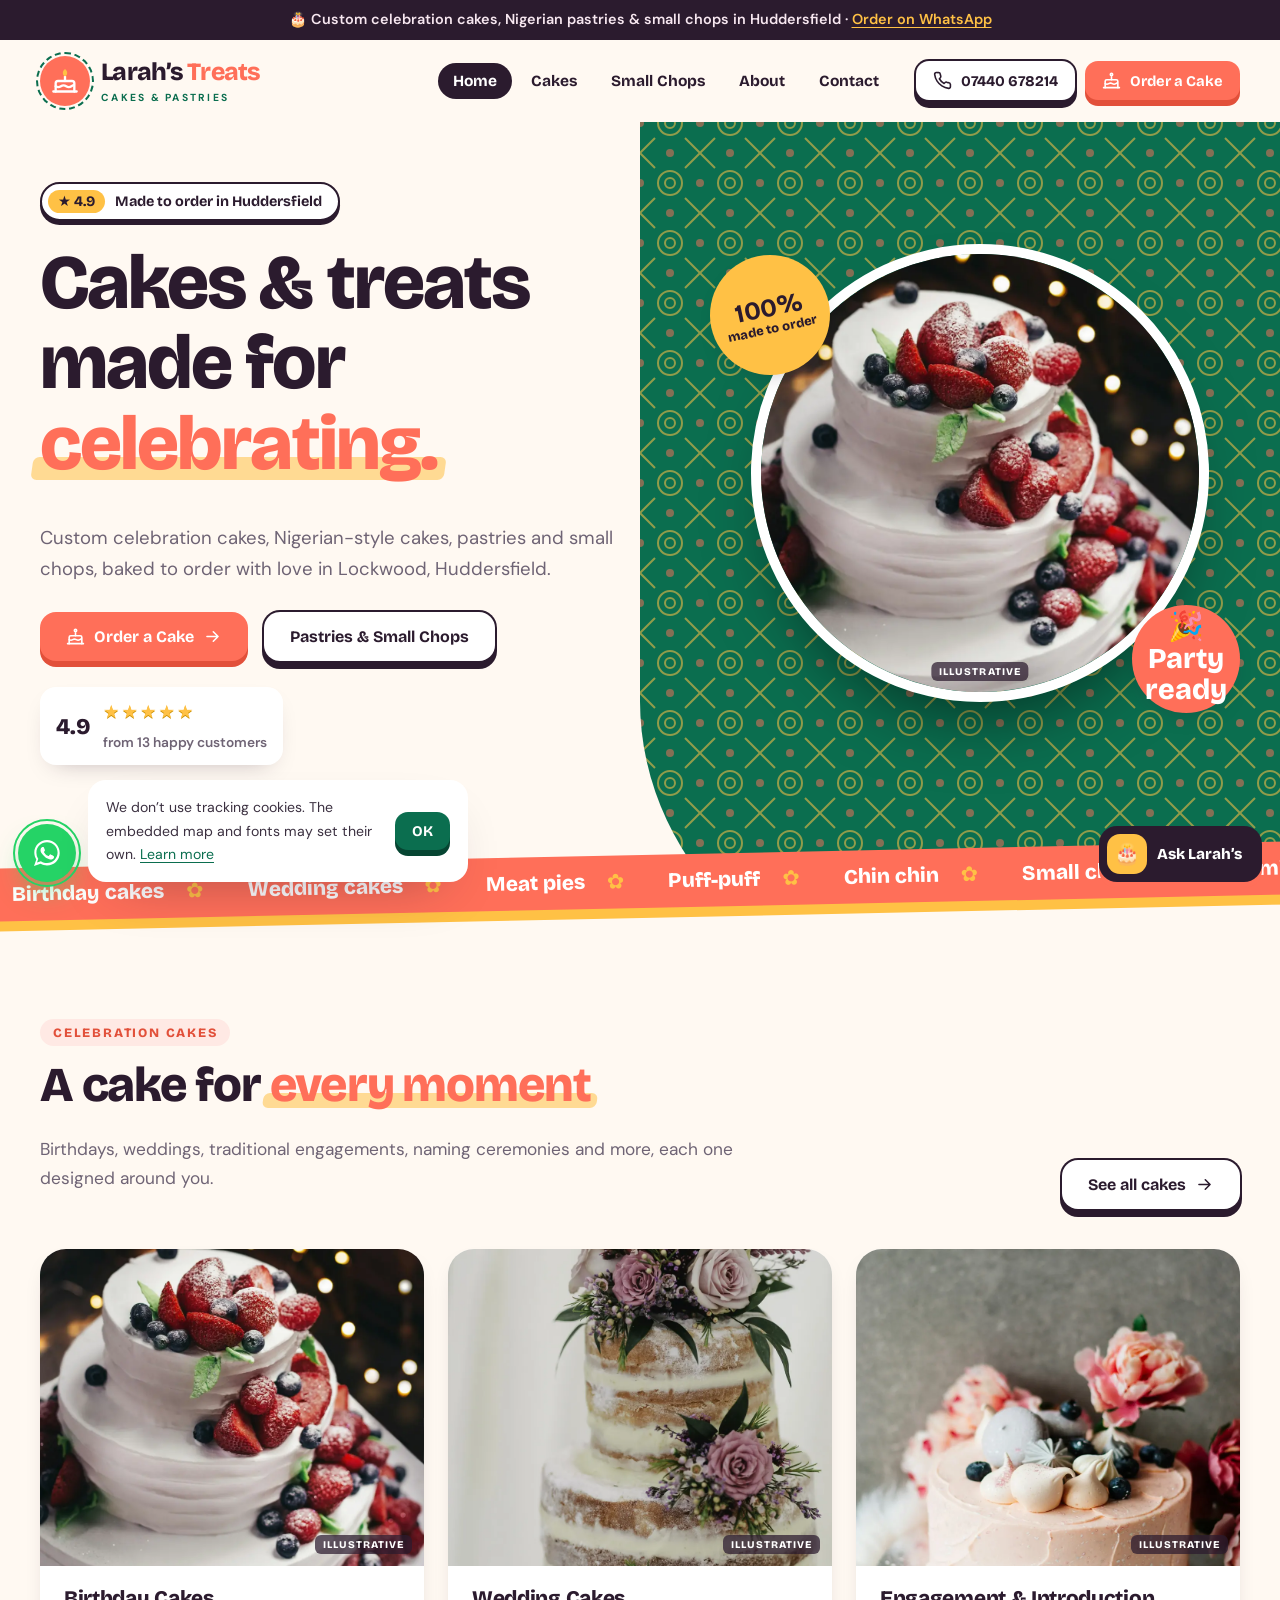
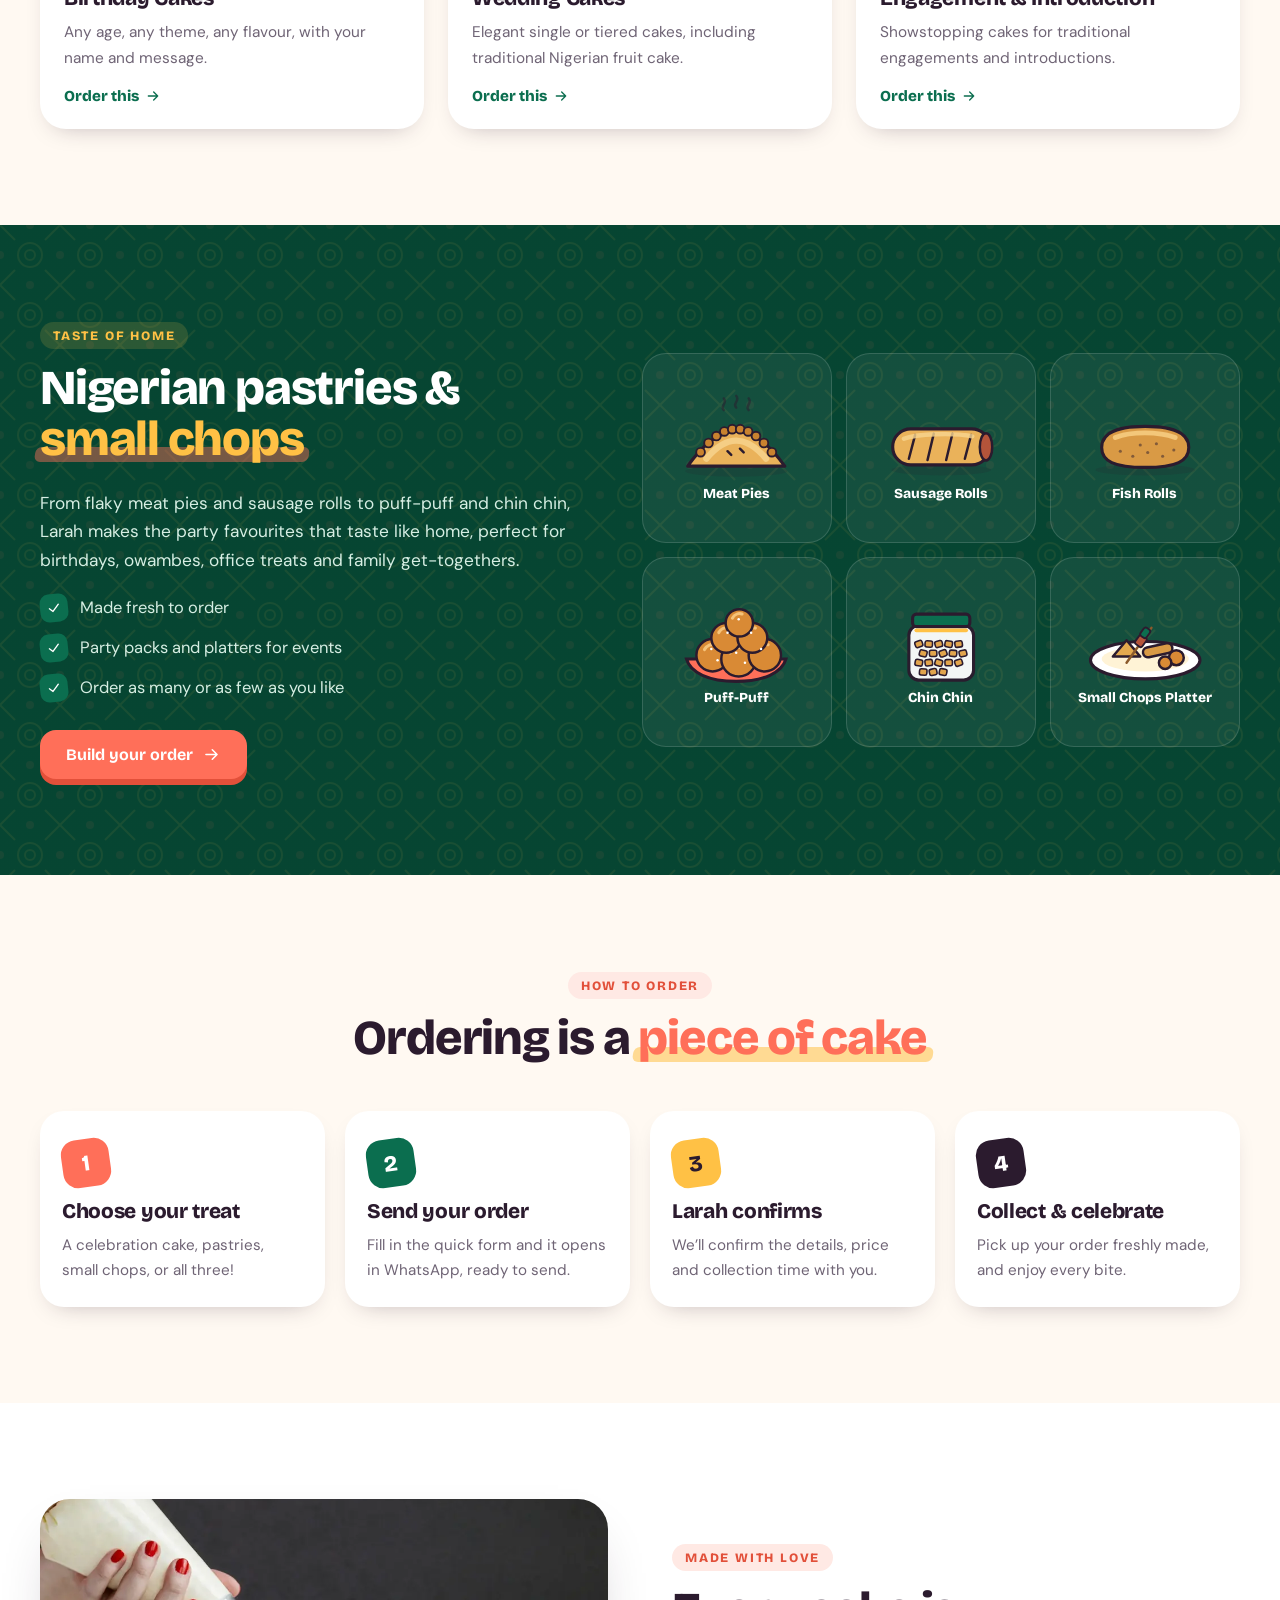
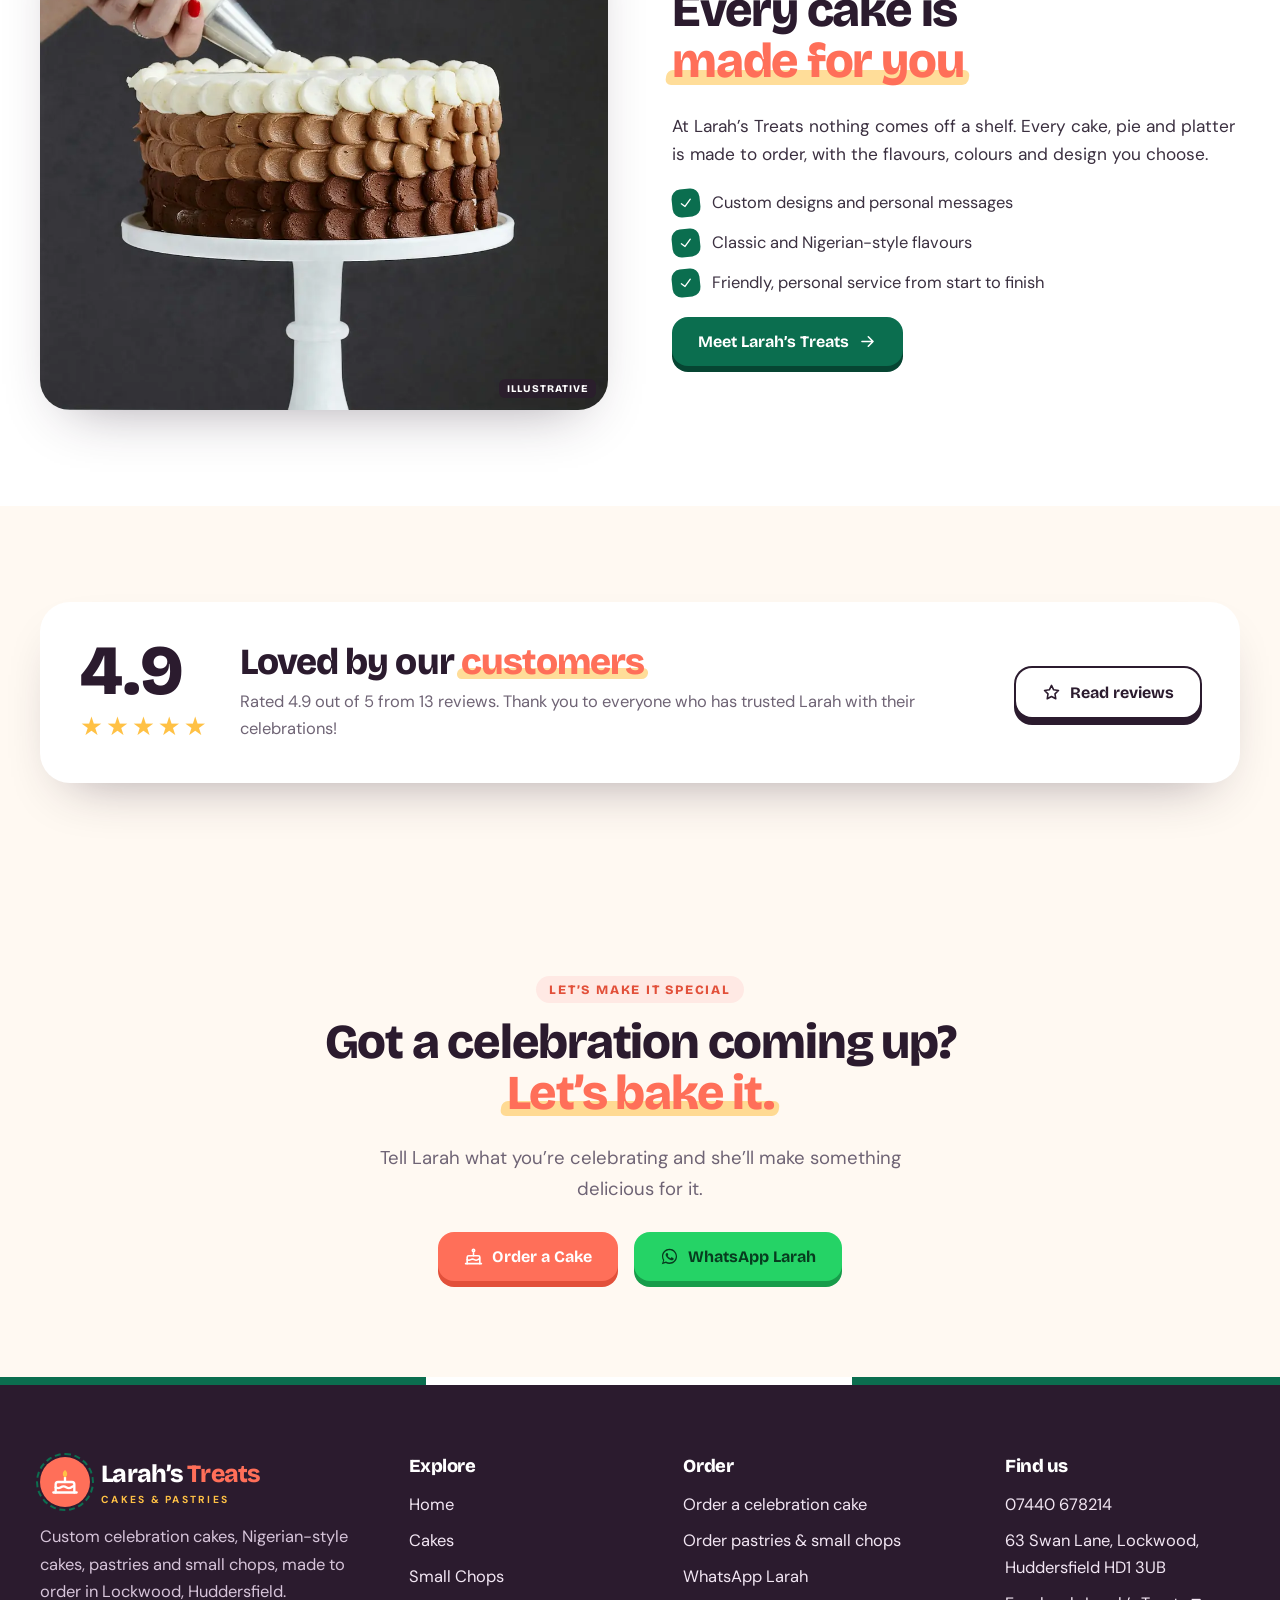
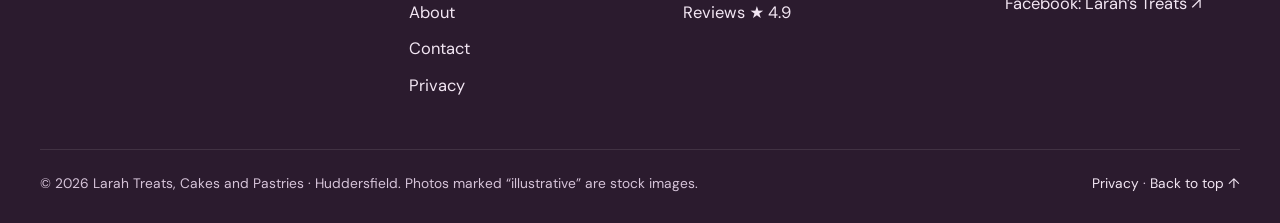
<file: larahs-treats-WEBSITE/index.html>
<!doctype html>
<html lang="en-GB" class="no-js">
<head>
<meta charset="utf-8">
<meta name="viewport" content="width=device-width, initial-scale=1, viewport-fit=cover">
<title>Larah’s Treats | Celebration Cakes, Nigerian Pastries &amp; Small Chops in Huddersfield</title>
<meta name="description" content="Custom celebration cakes, Nigerian-style cakes, meat pies, puff-puff, chin chin and small chops, made to order in Lockwood, Huddersfield. Rated 4.9★. Order on WhatsApp.">
<link rel="canonical" href="https://www.larahstreats.co.uk/">
<meta name="theme-color" content="#0b6e4f">
<meta property="og:type" content="website">
<meta property="og:site_name" content="Larah's Treats">
<meta property="og:title" content="Larah’s Treats | Celebration Cakes, Nigerian Pastries &amp; Small Chops in Huddersfield">
<meta property="og:description" content="Custom celebration cakes, Nigerian-style cakes, meat pies, puff-puff, chin chin and small chops, made to order in Lockwood, Huddersfield. Rated 4.9★. Order on WhatsApp.">
<meta property="og:url" content="https://www.larahstreats.co.uk/">
<meta property="og:image" content="https://www.larahstreats.co.uk/og-image.jpg">
<meta property="og:locale" content="en_GB">
<meta name="twitter:card" content="summary_large_image">
<link rel="icon" href="favicon.png" type="image/png">
<link rel="apple-touch-icon" href="favicon.png">
<link rel="manifest" href="site.webmanifest">
<link rel="preconnect" href="https://fonts.googleapis.com">
<link rel="preconnect" href="https://fonts.gstatic.com" crossorigin>
<link href="https://fonts.googleapis.com/css2?family=Bricolage+Grotesque:opsz,wght@12..96,600;12..96,700;12..96,800&family=DM+Sans:wght@400;500;600;700&display=swap" rel="stylesheet">
<link rel="stylesheet" href="styles.css">
<script type="application/ld+json">{"@context": "https://schema.org", "@type": "Bakery", "name": "Larah Treats, Cakes and Pastries", "alternateName": "Larah's Treats", "url": "https://www.larahstreats.co.uk", "telephone": "+447440678214", "image": "https://www.larahstreats.co.uk/og-image.jpg", "servesCuisine": ["Cakes", "Pastries", "Nigerian"], "address": {"@type": "PostalAddress", "streetAddress": "63 Swan Lane, Lockwood", "addressLocality": "Huddersfield", "postalCode": "HD1 3UB", "addressCountry": "GB"}, "aggregateRating": {"@type": "AggregateRating", "ratingValue": "4.9", "reviewCount": "13"}, "hasMap": "https://www.google.com/maps/search/?api=1&query=63%20Swan%20Lane%2C%20Lockwood%2C%20Huddersfield%20HD1%203UB", "sameAs": ["https://www.facebook.com/p/Larahs-Treats-61572871178761/"]}</script>
<script defer src="site-config.js"></script>
<script defer src="main.js"></script>
<script defer src="chatbot.js"></script>
</head>
<body>
<a class="skip" href="#main">Skip to content</a>
<div class="ribbon">🎂 Custom celebration cakes, Nigerian pastries &amp; small chops in Huddersfield · <a href="https://wa.me/447440678214?text=Hi%20Larah%21%20I%27d%20like%20to%20order%20" target="_blank" rel="noopener">Order on WhatsApp</a></div>
<header class="hdr">
  <div class="wrap hdr-in">
    <a class="logo" href="index.html" aria-label="Larah's Treats home"><span class="bd"><svg viewBox="0 0 24 24" fill="none" stroke="#fff" stroke-width="2" stroke-linecap="round" stroke-linejoin="round" aria-hidden="true"><path d="M4 21v-7a2 2 0 0 1 2-2h12a2 2 0 0 1 2 2v7"/><path d="M4 16.5c1.5 1 3 1 4.5 0s3-1 4.5 0 3 1 4.5 0 2-1 2-1M2 21h20M12 8v4"/><path d="M12 3c1.2 1.4 1.2 3-0 4-1.2-1-1.2-2.6 0-4z" fill="#ffc145" stroke="#ffc145"/></svg></span><span class="tx"><b>Larah’s <i>Treats</i></b><small>Cakes &amp; Pastries</small></span></a>
    <nav class="nav" id="nav" aria-label="Main"><ul><li><a href="index.html" aria-current="page">Home</a></li><li><a href="cakes.html">Cakes</a></li><li><a href="small-chops.html">Small Chops</a></li><li><a href="about.html">About</a></li><li><a href="contact.html">Contact</a></li>
      <li class="m-only"><a class="btn btn-coral btn-block" href="cakes.html#order"><svg viewBox="0 0 24 24" fill="none" stroke="currentColor" stroke-width="2" stroke-linecap="round" stroke-linejoin="round" aria-hidden="true"><path d="M4 21v-8a2 2 0 0 1 2-2h12a2 2 0 0 1 2 2v8"/><path d="M4 16c1.5 1 3 1 4.5 0s3-1 4.5 0 3 1 4.5 0 2-1 2-1M2 21h20M12 7v4M12 3a1.5 1.5 0 0 1 0 3 1.5 1.5 0 0 1 0-3z"/></svg> Order a Cake</a></li>
      <li class="m-only"><a class="btn btn-wa btn-block" href="https://wa.me/447440678214?text=Hi%20Larah%21%20" target="_blank" rel="noopener"><svg viewBox="0 0 32 32" aria-hidden="true"><path fill="currentColor" d="M16 3C9 3 3.3 8.6 3.3 15.6c0 2.5.7 4.9 2 7L3 29l6.6-2.2c2 1.1 4.2 1.7 6.4 1.7 7 0 12.7-5.6 12.7-12.6S23 3 16 3zm0 23.1c-2 0-4-.6-5.7-1.6l-.4-.2-3.9 1.3 1.3-3.8-.3-.4a10.4 10.4 0 0 1-1.6-5.6C5.4 9.9 10.1 5.3 16 5.3s10.6 4.6 10.6 10.3S21.9 26.1 16 26.1zm5.8-7.7c-.3-.2-1.9-.9-2.2-1-.3-.1-.5-.2-.7.2l-1 1.2c-.2.2-.4.2-.7.1-.3-.2-1.3-.5-2.5-1.5-.9-.8-1.5-1.8-1.7-2.1-.2-.3 0-.5.1-.6l.5-.6.3-.5c.1-.2 0-.4 0-.6l-1-2.4c-.3-.6-.5-.5-.7-.5h-.6c-.2 0-.6.1-.9.4-.3.3-1.2 1.1-1.2 2.7s1.2 3.2 1.4 3.4c.2.2 2.4 3.6 5.7 5 .8.3 1.4.5 1.9.7.8.2 1.5.2 2.1.1.6-.1 1.9-.8 2.2-1.5.3-.7.3-1.4.2-1.5-.1-.1-.3-.2-.6-.3z"/></svg> WhatsApp Larah</a></li></ul></nav>
    <div class="hdr-cta">
      <a class="btn btn-line btn-sm" href="tel:+447440678214"><svg viewBox="0 0 24 24" fill="none" stroke="currentColor" stroke-width="2" stroke-linecap="round" stroke-linejoin="round" aria-hidden="true"><path d="M22 16.9v3a2 2 0 0 1-2.2 2 19.8 19.8 0 0 1-8.6-3.1 19.5 19.5 0 0 1-6-6A19.8 19.8 0 0 1 2.1 4.2 2 2 0 0 1 4.1 2h3a2 2 0 0 1 2 1.7c.1.9.4 1.8.7 2.7a2 2 0 0 1-.5 2.1L8 9.8a16 16 0 0 0 6 6l1.3-1.3a2 2 0 0 1 2.1-.4c.9.3 1.8.6 2.7.7a2 2 0 0 1 1.7 2z"/></svg> 07440 678214</a>
      <a class="btn btn-coral btn-sm" href="cakes.html#order"><svg viewBox="0 0 24 24" fill="none" stroke="currentColor" stroke-width="2" stroke-linecap="round" stroke-linejoin="round" aria-hidden="true"><path d="M4 21v-8a2 2 0 0 1 2-2h12a2 2 0 0 1 2 2v8"/><path d="M4 16c1.5 1 3 1 4.5 0s3-1 4.5 0 3 1 4.5 0 2-1 2-1M2 21h20M12 7v4M12 3a1.5 1.5 0 0 1 0 3 1.5 1.5 0 0 1 0-3z"/></svg> Order a Cake</a>
      <button class="burger" aria-label="Open menu" aria-expanded="false" aria-controls="nav"><span></span><span></span><span></span></button>
    </div>
  </div>
</header>
<main id="main">

<section class="hero">
  <div class="wrap hero-in">
    <div class="load">
      <span class="hello"><b>★ 4.9</b> Made to order in Huddersfield</span>
      <h1>Cakes &amp; treats made for <span class="mark">celebrating.</span></h1>
      <p class="lead">Custom celebration cakes, Nigerian-style cakes, pastries and small chops, baked to order with love in Lockwood, Huddersfield.</p>
      <div class="btn-row"><a class="btn btn-coral" href="cakes.html#order"><svg viewBox="0 0 24 24" fill="none" stroke="currentColor" stroke-width="2" stroke-linecap="round" stroke-linejoin="round" aria-hidden="true"><path d="M4 21v-8a2 2 0 0 1 2-2h12a2 2 0 0 1 2 2v8"/><path d="M4 16c1.5 1 3 1 4.5 0s3-1 4.5 0 3 1 4.5 0 2-1 2-1M2 21h20M12 7v4M12 3a1.5 1.5 0 0 1 0 3 1.5 1.5 0 0 1 0-3z"/></svg> Order a Cake <svg class="arr" viewBox="0 0 24 24" fill="none" stroke="currentColor" stroke-width="2" stroke-linecap="round" stroke-linejoin="round" aria-hidden="true"><path d="M5 12h14M13 6l6 6-6 6"/></svg></a><a class="btn btn-line" href="small-chops.html">Pastries &amp; Small Chops</a></div>
      <a class="rating" href="https://www.google.com/search?q=Larah+Treats+Cakes+and+Pastries+Huddersfield+reviews" target="_blank" rel="noopener"><b>4.9</b><span><span class="st">★★★★★</span><br><small>from 13 happy customers</small></span></a>
    </div>
    <div class="cake-stage load">
      <div class="plate"><img src="celebration-cake.webp" alt="A celebration cake decorated with berries" width="1000" height="1000" fetchpriority="high"></div>
      <span class="lbl">Illustrative</span>
      <div class="s1"><span><b>100%</b>made to order</span></div>
      <div class="s2"><span><span>🎉</span>Party ready</span></div>
    </div>
  </div>
</section>
<div class="ticker" aria-hidden="true"><div class="track"><span>Birthday cakes</span><span>Wedding cakes</span><span>Meat pies</span><span>Puff-puff</span><span>Chin chin</span><span>Small chops</span><span>Naming ceremony cakes</span><span>Sausage rolls</span><span>Birthday cakes</span><span>Wedding cakes</span><span>Meat pies</span><span>Puff-puff</span><span>Chin chin</span><span>Small chops</span><span>Naming ceremony cakes</span><span>Sausage rolls</span></div></div>

<section class="sec" style="padding-top:110px">
  <div class="wrap">
    <div class="head-row rv"><div class="head"><span class="eyebrow">Celebration cakes</span><h2>A cake for <span class="mark">every moment</span></h2><p>Birthdays, weddings, traditional engagements, naming ceremonies and more, each one designed around you.</p></div><a class="btn btn-line" href="cakes.html">See all cakes <svg class="arr" viewBox="0 0 24 24" fill="none" stroke="currentColor" stroke-width="2" stroke-linecap="round" stroke-linejoin="round" aria-hidden="true"><path d="M5 12h14M13 6l6 6-6 6"/></svg></a></div>
    <div class="grid3"><a class="card rv d1" href="cakes.html?type=birthday#order"><div class="ph"><img src="celebration-cake.webp" alt="Birthday Cakes" loading="lazy"><span class="lbl">Illustrative</span></div><div class="bd"><h3>Birthday Cakes</h3><p>Any age, any theme, any flavour, with your name and message.</p><span class="go">Order this <svg viewBox="0 0 24 24" fill="none" stroke="currentColor" stroke-width="2" stroke-linecap="round" stroke-linejoin="round" aria-hidden="true"><path d="M5 12h14M13 6l6 6-6 6"/></svg></span></div></a><a class="card rv d2" href="cakes.html?type=wedding#order"><div class="ph"><img src="wedding-floral.webp" alt="Wedding Cakes" loading="lazy"><span class="lbl">Illustrative</span></div><div class="bd"><h3>Wedding Cakes</h3><p>Elegant single or tiered cakes, including traditional Nigerian fruit cake.</p><span class="go">Order this <svg viewBox="0 0 24 24" fill="none" stroke="currentColor" stroke-width="2" stroke-linecap="round" stroke-linejoin="round" aria-hidden="true"><path d="M5 12h14M13 6l6 6-6 6"/></svg></span></div></a><a class="card rv d3" href="cakes.html?type=traditional#order"><div class="ph"><img src="anniversary-floral.webp" alt="Engagement &amp; Introduction" loading="lazy"><span class="lbl">Illustrative</span></div><div class="bd"><h3>Engagement & Introduction</h3><p>Showstopping cakes for traditional engagements and introductions.</p><span class="go">Order this <svg viewBox="0 0 24 24" fill="none" stroke="currentColor" stroke-width="2" stroke-linecap="round" stroke-linejoin="round" aria-hidden="true"><path d="M5 12h14M13 6l6 6-6 6"/></svg></span></div></a></div>
  </div>
</section>

<section class="sec sec-green sec-pattern">
  <div class="wrap naija">
    <div class="rv"><span class="eyebrow">Taste of home</span><h2>Nigerian pastries &amp; <span class="mark">small chops</span></h2>
      <p style="font-size:1.08rem">From flaky meat pies and sausage rolls to puff-puff and chin chin, Larah makes the party favourites that taste like home, perfect for birthdays, owambes, office treats and family get-togethers.</p>
      <ul class="ticks"><li><i><svg viewBox="0 0 24 24" fill="none" stroke="currentColor" stroke-width="2" stroke-linecap="round" stroke-linejoin="round" aria-hidden="true"><path d="M5 12.5 10 17l9-10"/></svg></i><span>Made fresh to order</span></li><li><i><svg viewBox="0 0 24 24" fill="none" stroke="currentColor" stroke-width="2" stroke-linecap="round" stroke-linejoin="round" aria-hidden="true"><path d="M5 12.5 10 17l9-10"/></svg></i><span>Party packs and platters for events</span></li><li><i><svg viewBox="0 0 24 24" fill="none" stroke="currentColor" stroke-width="2" stroke-linecap="round" stroke-linejoin="round" aria-hidden="true"><path d="M5 12.5 10 17l9-10"/></svg></i><span>Order as many or as few as you like</span></li></ul>
      <div class="btn-row"><a class="btn btn-coral" href="small-chops.html#order">Build your order <svg class="arr" viewBox="0 0 24 24" fill="none" stroke="currentColor" stroke-width="2" stroke-linecap="round" stroke-linejoin="round" aria-hidden="true"><path d="M5 12h14M13 6l6 6-6 6"/></svg></a></div></div>
    <div class="chops"><div class="rv d1"><svg viewBox="0 0 200 140" role="img" aria-label="Illustration: Nigerian meat pie"><g class="steam" fill="none" stroke="#2b1b2e" stroke-width="4" stroke-linecap="round" opacity=".5"><path d="M80 26c-7-7 7-11 0-19"/><path d="M100 22c-7-7 7-11 0-19"/><path d="M120 26c-7-7 7-11 0-19"/></g><ellipse cx="100" cy="124" rx="82" ry="9" fill="#2b1b2e" opacity=".14"/><path d="M22 116 Q100 4 178 116 Z" fill="#eab25a" stroke="#2b1b2e" stroke-width="5" stroke-linejoin="round"/><path d="M52 104 Q100 46 148 104" fill="none" stroke="#f8d690" stroke-width="10" stroke-linecap="round" opacity=".8"/><circle cx="42.7" cy="93.5" r="7" fill="#c9822f" stroke="#2b1b2e" stroke-width="3"/><circle cx="55.5" cy="78.7" r="7" fill="#c9822f" stroke="#2b1b2e" stroke-width="3"/><circle cx="68.2" cy="67.6" r="7" fill="#c9822f" stroke="#2b1b2e" stroke-width="3"/><circle cx="80.9" cy="60.2" r="7" fill="#c9822f" stroke="#2b1b2e" stroke-width="3"/><circle cx="93.6" cy="56.5" r="7" fill="#c9822f" stroke="#2b1b2e" stroke-width="3"/><circle cx="106.4" cy="56.5" r="7" fill="#c9822f" stroke="#2b1b2e" stroke-width="3"/><circle cx="119.1" cy="60.2" r="7" fill="#c9822f" stroke="#2b1b2e" stroke-width="3"/><circle cx="131.8" cy="67.6" r="7" fill="#c9822f" stroke="#2b1b2e" stroke-width="3"/><circle cx="144.5" cy="78.7" r="7" fill="#c9822f" stroke="#2b1b2e" stroke-width="3"/><circle cx="157.3" cy="93.5" r="7" fill="#c9822f" stroke="#2b1b2e" stroke-width="3"/><path d="M86 92l6 6M106 88l6 6" stroke="#2b1b2e" stroke-width="4" stroke-linecap="round"/></svg><b>Meat Pies</b></div><div class="rv d2"><svg viewBox="0 0 200 140" role="img" aria-label="Illustration: Sausage roll"><ellipse cx="100" cy="122" rx="80" ry="9" fill="#2b1b2e" opacity=".14"/><rect x="22" y="56" width="156" height="58" rx="29" fill="#eab25a" stroke="#2b1b2e" stroke-width="5"/><ellipse cx="172" cy="85" rx="10" ry="22" fill="#b5543a" stroke="#2b1b2e" stroke-width="4"/><path d="M58 66l-10 38M88 64l-10 42M118 64l-10 42M148 66l-10 38" stroke="#2b1b2e" stroke-width="4" stroke-linecap="round"/><path d="M40 72c20-8 80-10 110-4" stroke="#f8d690" stroke-width="7" stroke-linecap="round" fill="none" opacity=".8"/></svg><b>Sausage Rolls</b></div><div class="rv d3"><svg viewBox="0 0 200 140" role="img" aria-label="Illustration: Fish roll"><ellipse cx="100" cy="122" rx="80" ry="9" fill="#2b1b2e" opacity=".14"/><path d="M30 86c0-22 20-34 70-34s70 12 70 34-20 32-70 32-70-10-70-32z" fill="#d99a45" stroke="#2b1b2e" stroke-width="5"/><path d="M52 70c25-10 70-10 96 0" stroke="#f3c77a" stroke-width="8" stroke-linecap="round" fill="none"/><circle cx="60" cy="92" r="2.5" fill="#2b1b2e" opacity=".5"/><circle cx="80" cy="100" r="2.5" fill="#2b1b2e" opacity=".5"/><circle cx="104" cy="94" r="2.5" fill="#2b1b2e" opacity=".5"/><circle cx="128" cy="100" r="2.5" fill="#2b1b2e" opacity=".5"/><circle cx="146" cy="90" r="2.5" fill="#2b1b2e" opacity=".5"/><circle cx="92" cy="82" r="2.5" fill="#2b1b2e" opacity=".5"/><circle cx="118" cy="80" r="2.5" fill="#2b1b2e" opacity=".5"/></svg><b>Fish Rolls</b></div><div class="rv d1"><svg viewBox="0 0 200 140" role="img" aria-label="Illustration: Puff-puff"><path d="M20 98h160c-6 22-36 36-80 36S26 120 20 98z" fill="#ff6f59" stroke="#2b1b2e" stroke-width="5"/><circle cx="62" cy="92" r="26" fill="#d98a35" stroke="#2b1b2e" stroke-width="4"/><path d="M49.0 82.9a15.6 15.6 0 0 1 18.2 -7.8" stroke="#f6c37a" stroke-width="5" fill="none" stroke-linecap="round"/><circle cx="104" cy="98" r="28" fill="#d98a35" stroke="#2b1b2e" stroke-width="4"/><path d="M90.0 88.2a16.8 16.8 0 0 1 19.599999999999998 -8.4" stroke="#f6c37a" stroke-width="5" fill="none" stroke-linecap="round"/><circle cx="146" cy="92" r="26" fill="#d98a35" stroke="#2b1b2e" stroke-width="4"/><path d="M133.0 82.9a15.6 15.6 0 0 1 18.2 -7.8" stroke="#f6c37a" stroke-width="5" fill="none" stroke-linecap="round"/><circle cx="84" cy="64" r="24" fill="#d98a35" stroke="#2b1b2e" stroke-width="4"/><path d="M72.0 55.6a14.399999999999999 14.399999999999999 0 0 1 16.799999999999997 -7.199999999999999" stroke="#f6c37a" stroke-width="5" fill="none" stroke-linecap="round"/><circle cx="126" cy="64" r="24" fill="#d98a35" stroke="#2b1b2e" stroke-width="4"/><path d="M114.0 55.6a14.399999999999999 14.399999999999999 0 0 1 16.799999999999997 -7.199999999999999" stroke="#f6c37a" stroke-width="5" fill="none" stroke-linecap="round"/><circle cx="105" cy="40" r="22" fill="#d98a35" stroke="#2b1b2e" stroke-width="4"/><path d="M94.0 32.3a13.2 13.2 0 0 1 15.399999999999999 -6.6" stroke="#f6c37a" stroke-width="5" fill="none" stroke-linecap="round"/><circle cx="60" cy="82" r="2" fill="#fff"/><circle cx="100" cy="88" r="2" fill="#fff"/><circle cx="140" cy="82" r="2" fill="#fff"/><circle cx="86" cy="56" r="2" fill="#fff"/><circle cx="124" cy="56" r="2" fill="#fff"/><circle cx="104" cy="34" r="2" fill="#fff"/><circle cx="70" cy="100" r="2" fill="#fff"/><circle cx="114" cy="104" r="2" fill="#fff"/></svg><b>Puff-Puff</b></div><div class="rv d2"><svg viewBox="0 0 200 140" role="img" aria-label="Illustration: Chin chin"><rect x="48" y="44" width="104" height="88" rx="16" fill="#fff" stroke="#2b1b2e" stroke-width="5" opacity=".95"/><rect x="54" y="26" width="92" height="20" rx="6" fill="#0b6e4f" stroke="#2b1b2e" stroke-width="5"/><rect x="58" y="69" width="12" height="10" rx="3" fill="#e2a54d" stroke="#2b1b2e" stroke-width="2.5" transform="rotate(-20 64 74)"/><rect x="74" y="69" width="12" height="10" rx="3" fill="#e2a54d" stroke="#2b1b2e" stroke-width="2.5" transform="rotate(3 80 74)"/><rect x="90" y="69" width="12" height="10" rx="3" fill="#e2a54d" stroke="#2b1b2e" stroke-width="2.5" transform="rotate(-14 96 74)"/><rect x="106" y="69" width="12" height="10" rx="3" fill="#e2a54d" stroke="#2b1b2e" stroke-width="2.5" transform="rotate(9 112 74)"/><rect x="122" y="69" width="12" height="10" rx="3" fill="#e2a54d" stroke="#2b1b2e" stroke-width="2.5" transform="rotate(-8 128 74)"/><rect x="65" y="84" width="12" height="10" rx="3" fill="#e2a54d" stroke="#2b1b2e" stroke-width="2.5" transform="rotate(15 71 89)"/><rect x="81" y="84" width="12" height="10" rx="3" fill="#e2a54d" stroke="#2b1b2e" stroke-width="2.5" transform="rotate(-2 87 89)"/><rect x="97" y="84" width="12" height="10" rx="3" fill="#e2a54d" stroke="#2b1b2e" stroke-width="2.5" transform="rotate(-19 103 89)"/><rect x="113" y="84" width="12" height="10" rx="3" fill="#e2a54d" stroke="#2b1b2e" stroke-width="2.5" transform="rotate(4 119 89)"/><rect x="129" y="84" width="12" height="10" rx="3" fill="#e2a54d" stroke="#2b1b2e" stroke-width="2.5" transform="rotate(-13 135 89)"/><rect x="58" y="99" width="12" height="10" rx="3" fill="#e2a54d" stroke="#2b1b2e" stroke-width="2.5" transform="rotate(10 64 104)"/><rect x="74" y="99" width="12" height="10" rx="3" fill="#e2a54d" stroke="#2b1b2e" stroke-width="2.5" transform="rotate(-7 80 104)"/><rect x="90" y="99" width="12" height="10" rx="3" fill="#e2a54d" stroke="#2b1b2e" stroke-width="2.5" transform="rotate(16 96 104)"/><rect x="106" y="99" width="12" height="10" rx="3" fill="#e2a54d" stroke="#2b1b2e" stroke-width="2.5" transform="rotate(-1 112 104)"/><rect x="122" y="99" width="12" height="10" rx="3" fill="#e2a54d" stroke="#2b1b2e" stroke-width="2.5" transform="rotate(-18 128 104)"/><rect x="65" y="114" width="12" height="10" rx="3" fill="#e2a54d" stroke="#2b1b2e" stroke-width="2.5" transform="rotate(5 71 119)"/><rect x="81" y="114" width="12" height="10" rx="3" fill="#e2a54d" stroke="#2b1b2e" stroke-width="2.5" transform="rotate(-12 87 119)"/><rect x="97" y="114" width="12" height="10" rx="3" fill="#e2a54d" stroke="#2b1b2e" stroke-width="2.5" transform="rotate(11 103 119)"/><path d="M60 52h80" stroke="#ffc145" stroke-width="6" stroke-linecap="round"/></svg><b>Chin Chin</b></div><div class="rv d3"><svg viewBox="0 0 200 140" role="img" aria-label="Illustration: Small chops platter"><ellipse cx="100" cy="100" rx="88" ry="30" fill="#fff" stroke="#2b1b2e" stroke-width="5"/><ellipse cx="100" cy="98" rx="70" ry="20" fill="#fff3d6"/><path d="M48 94l22-26 22 26z" fill="#e3a94e" stroke="#2b1b2e" stroke-width="4" stroke-linejoin="round"/><rect x="96" y="76" width="48" height="16" rx="8" fill="#d99a45" stroke="#2b1b2e" stroke-width="4" transform="rotate(-12 120 84)"/><circle cx="150" cy="96" r="12" fill="#d98a35" stroke="#2b1b2e" stroke-width="4"/><circle cx="132" cy="104" r="10" fill="#d98a35" stroke="#2b1b2e" stroke-width="4"/><path d="M70 104l40-56" stroke="#8b5a2b" stroke-width="4" stroke-linecap="round"/><rect x="84" y="62" width="18" height="14" rx="4" fill="#b5543a" stroke="#2b1b2e" stroke-width="3" transform="rotate(-54 93 69)"/><rect x="92" y="50" width="16" height="12" rx="4" fill="#0b6e4f" stroke="#2b1b2e" stroke-width="3" transform="rotate(-54 100 56)"/></svg><b>Small Chops Platter</b></div></div>
  </div>
</section>

<section class="sec">
  <div class="wrap">
    <div class="head center rv"><span class="eyebrow">How to order</span><h2>Ordering is a <span class="mark">piece of cake</span></h2></div>
    <div class="steps"><div class="step rv d1"><h3>Choose your treat</h3><p>A celebration cake, pastries, small chops, or all three!</p></div><div class="step rv d2"><h3>Send your order</h3><p>Fill in the quick form and it opens in WhatsApp, ready to send.</p></div><div class="step rv d3"><h3>Larah confirms</h3><p>We’ll confirm the details, price and collection time with you.</p></div><div class="step rv d4"><h3>Collect & celebrate</h3><p>Pick up your order freshly made, and enjoy every bite.</p></div></div>
  </div>
</section>

<section class="sec sec-white">
  <div class="wrap split">
    <div class="rv" style="position:relative"><div style="border-radius:30px;overflow:hidden;aspect-ratio:4/3.6;position:relative;box-shadow:var(--sh)"><img src="cake-decorating.webp" alt="" loading="lazy" style="width:100%;height:100%;object-fit:cover"><span class="lbl">Illustrative</span></div></div>
    <div class="rv d1"><span class="eyebrow">Made with love</span><h2>Every cake is <span class="mark">made for you</span></h2>
      <p style="font-size:1.08rem">At Larah’s Treats nothing comes off a shelf. Every cake, pie and platter is made to order, with the flavours, colours and design you choose.</p>
      <ul class="ticks"><li><i><svg viewBox="0 0 24 24" fill="none" stroke="currentColor" stroke-width="2" stroke-linecap="round" stroke-linejoin="round" aria-hidden="true"><path d="M5 12.5 10 17l9-10"/></svg></i><span>Custom designs and personal messages</span></li><li><i><svg viewBox="0 0 24 24" fill="none" stroke="currentColor" stroke-width="2" stroke-linecap="round" stroke-linejoin="round" aria-hidden="true"><path d="M5 12.5 10 17l9-10"/></svg></i><span>Classic and Nigerian-style flavours</span></li><li><i><svg viewBox="0 0 24 24" fill="none" stroke="currentColor" stroke-width="2" stroke-linecap="round" stroke-linejoin="round" aria-hidden="true"><path d="M5 12.5 10 17l9-10"/></svg></i><span>Friendly, personal service from start to finish</span></li></ul>
      <a class="btn" href="about.html">Meet Larah’s Treats <svg class="arr" viewBox="0 0 24 24" fill="none" stroke="currentColor" stroke-width="2" stroke-linecap="round" stroke-linejoin="round" aria-hidden="true"><path d="M5 12h14M13 6l6 6-6 6"/></svg></a></div>
  </div>
</section>

<section class="sec"><div class="wrap"><div class="rv-band rv">
    <div><div class="score">4.9</div><div class="st" aria-label="4.9 out of 5 stars">★★★★★</div></div>
    <div><h2 style="font-size:clamp(1.6rem,3vw,2.3rem);margin-bottom:6px">Loved by our <span class="mark">customers</span></h2><p style="color:var(--muted);margin:0">Rated 4.9 out of 5 from 13 reviews. Thank you to everyone who has trusted Larah with their celebrations!</p></div>
    <div class="btn-row" style="margin:0"><a class="btn btn-line" href="https://www.google.com/search?q=Larah+Treats+Cakes+and+Pastries+Huddersfield+reviews" target="_blank" rel="noopener"><svg viewBox="0 0 24 24" fill="none" stroke="currentColor" stroke-width="2" stroke-linecap="round" stroke-linejoin="round" aria-hidden="true"><path d="m12 3 2.7 5.6 6.1.9-4.4 4.3 1 6.1L12 17l-5.4 2.9 1-6.1L3.2 9.5l6.1-.9z"/></svg> Read reviews</a></div>
  </div></div></section>
<section class="sec final"><div class="wrap rv">
  <span class="eyebrow">Let’s make it special</span><h2>Got a celebration coming up? <span class="mark">Let’s bake it.</span></h2>
  <p class="lead" style="margin:0 auto">Tell Larah what you’re celebrating and she’ll make something delicious for it.</p>
  <div class="btn-row"><a class="btn btn-coral" href="cakes.html#order"><svg viewBox="0 0 24 24" fill="none" stroke="currentColor" stroke-width="2" stroke-linecap="round" stroke-linejoin="round" aria-hidden="true"><path d="M4 21v-8a2 2 0 0 1 2-2h12a2 2 0 0 1 2 2v8"/><path d="M4 16c1.5 1 3 1 4.5 0s3-1 4.5 0 3 1 4.5 0 2-1 2-1M2 21h20M12 7v4M12 3a1.5 1.5 0 0 1 0 3 1.5 1.5 0 0 1 0-3z"/></svg> Order a Cake</a><a class="btn btn-wa" href="https://wa.me/447440678214?text=Hi%20Larah%21%20" target="_blank" rel="noopener"><svg viewBox="0 0 32 32" aria-hidden="true"><path fill="currentColor" d="M16 3C9 3 3.3 8.6 3.3 15.6c0 2.5.7 4.9 2 7L3 29l6.6-2.2c2 1.1 4.2 1.7 6.4 1.7 7 0 12.7-5.6 12.7-12.6S23 3 16 3zm0 23.1c-2 0-4-.6-5.7-1.6l-.4-.2-3.9 1.3 1.3-3.8-.3-.4a10.4 10.4 0 0 1-1.6-5.6C5.4 9.9 10.1 5.3 16 5.3s10.6 4.6 10.6 10.3S21.9 26.1 16 26.1zm5.8-7.7c-.3-.2-1.9-.9-2.2-1-.3-.1-.5-.2-.7.2l-1 1.2c-.2.2-.4.2-.7.1-.3-.2-1.3-.5-2.5-1.5-.9-.8-1.5-1.8-1.7-2.1-.2-.3 0-.5.1-.6l.5-.6.3-.5c.1-.2 0-.4 0-.6l-1-2.4c-.3-.6-.5-.5-.7-.5h-.6c-.2 0-.6.1-.9.4-.3.3-1.2 1.1-1.2 2.7s1.2 3.2 1.4 3.4c.2.2 2.4 3.6 5.7 5 .8.3 1.4.5 1.9.7.8.2 1.5.2 2.1.1.6-.1 1.9-.8 2.2-1.5.3-.7.3-1.4.2-1.5-.1-.1-.3-.2-.6-.3z"/></svg> WhatsApp Larah</a></div>
</div></section>
</main>
<footer class="foot">
  <div class="wrap foot-grid">
    <div>
      <a class="logo" href="index.html" aria-label="Larah's Treats home"><span class="bd"><svg viewBox="0 0 24 24" fill="none" stroke="#fff" stroke-width="2" stroke-linecap="round" stroke-linejoin="round" aria-hidden="true"><path d="M4 21v-7a2 2 0 0 1 2-2h12a2 2 0 0 1 2 2v7"/><path d="M4 16.5c1.5 1 3 1 4.5 0s3-1 4.5 0 3 1 4.5 0 2-1 2-1M2 21h20M12 8v4"/><path d="M12 3c1.2 1.4 1.2 3-0 4-1.2-1-1.2-2.6 0-4z" fill="#ffc145" stroke="#ffc145"/></svg></span><span class="tx"><b>Larah’s <i>Treats</i></b><small style="color:var(--gold)">Cakes &amp; Pastries</small></span></a>
      <p>Custom celebration cakes, Nigerian-style cakes, pastries and small chops, made to order in Lockwood, Huddersfield.</p>
    </div>
    <div><h4>Explore</h4><ul><li><a href="index.html">Home</a></li><li><a href="cakes.html">Cakes</a></li><li><a href="small-chops.html">Small Chops</a></li><li><a href="about.html">About</a></li><li><a href="contact.html">Contact</a></li><li><a href="privacy.html">Privacy</a></li></ul></div>
    <div><h4>Order</h4><ul><li><a href="cakes.html#order">Order a celebration cake</a></li><li><a href="small-chops.html#order">Order pastries &amp; small chops</a></li><li><a href="https://wa.me/447440678214?text=Hi%20Larah%21%20" target="_blank" rel="noopener">WhatsApp Larah</a></li><li><a href="https://www.google.com/search?q=Larah+Treats+Cakes+and+Pastries+Huddersfield+reviews" target="_blank" rel="noopener">Reviews ★ 4.9</a></li></ul></div>
    <div><h4>Find us</h4><ul><li><a href="tel:+447440678214">07440 678214</a></li><li><a href="https://www.google.com/maps/search/?api=1&query=63%20Swan%20Lane%2C%20Lockwood%2C%20Huddersfield%20HD1%203UB" target="_blank" rel="noopener">63 Swan Lane, Lockwood, Huddersfield HD1 3UB</a></li><li><a href="https://www.facebook.com/p/Larahs-Treats-61572871178761/" target="_blank" rel="noopener">Facebook: Larah’s Treats ↗</a></li></ul></div>
  </div>
  <div class="wrap foot-bottom"><span>© <span data-year>2026</span> Larah Treats, Cakes and Pastries · Huddersfield. Photos marked “illustrative” are stock images.</span><span><a href="privacy.html">Privacy</a> · <a href="#main">Back to top ↑</a></span></div>
</footer>
<a class="wa-float" href="https://wa.me/447440678214?text=Hi%20Larah%21%20I%20have%20a%20question%20about%20" target="_blank" rel="noopener" aria-label="Chat with Larah's Treats on WhatsApp"><svg viewBox="0 0 32 32" aria-hidden="true"><path fill="currentColor" d="M16 3C9 3 3.3 8.6 3.3 15.6c0 2.5.7 4.9 2 7L3 29l6.6-2.2c2 1.1 4.2 1.7 6.4 1.7 7 0 12.7-5.6 12.7-12.6S23 3 16 3zm0 23.1c-2 0-4-.6-5.7-1.6l-.4-.2-3.9 1.3 1.3-3.8-.3-.4a10.4 10.4 0 0 1-1.6-5.6C5.4 9.9 10.1 5.3 16 5.3s10.6 4.6 10.6 10.3S21.9 26.1 16 26.1zm5.8-7.7c-.3-.2-1.9-.9-2.2-1-.3-.1-.5-.2-.7.2l-1 1.2c-.2.2-.4.2-.7.1-.3-.2-1.3-.5-2.5-1.5-.9-.8-1.5-1.8-1.7-2.1-.2-.3 0-.5.1-.6l.5-.6.3-.5c.1-.2 0-.4 0-.6l-1-2.4c-.3-.6-.5-.5-.7-.5h-.6c-.2 0-.6.1-.9.4-.3.3-1.2 1.1-1.2 2.7s1.2 3.2 1.4 3.4c.2.2 2.4 3.6 5.7 5 .8.3 1.4.5 1.9.7.8.2 1.5.2 2.1.1.6-.1 1.9-.8 2.2-1.5.3-.7.3-1.4.2-1.5-.1-.1-.3-.2-.6-.3z"/></svg></a>
<div class="mbar"><a class="btn btn-wa" href="https://wa.me/447440678214?text=Hi%20Larah%21%20" target="_blank" rel="noopener"><svg viewBox="0 0 32 32" aria-hidden="true"><path fill="currentColor" d="M16 3C9 3 3.3 8.6 3.3 15.6c0 2.5.7 4.9 2 7L3 29l6.6-2.2c2 1.1 4.2 1.7 6.4 1.7 7 0 12.7-5.6 12.7-12.6S23 3 16 3zm0 23.1c-2 0-4-.6-5.7-1.6l-.4-.2-3.9 1.3 1.3-3.8-.3-.4a10.4 10.4 0 0 1-1.6-5.6C5.4 9.9 10.1 5.3 16 5.3s10.6 4.6 10.6 10.3S21.9 26.1 16 26.1zm5.8-7.7c-.3-.2-1.9-.9-2.2-1-.3-.1-.5-.2-.7.2l-1 1.2c-.2.2-.4.2-.7.1-.3-.2-1.3-.5-2.5-1.5-.9-.8-1.5-1.8-1.7-2.1-.2-.3 0-.5.1-.6l.5-.6.3-.5c.1-.2 0-.4 0-.6l-1-2.4c-.3-.6-.5-.5-.7-.5h-.6c-.2 0-.6.1-.9.4-.3.3-1.2 1.1-1.2 2.7s1.2 3.2 1.4 3.4c.2.2 2.4 3.6 5.7 5 .8.3 1.4.5 1.9.7.8.2 1.5.2 2.1.1.6-.1 1.9-.8 2.2-1.5.3-.7.3-1.4.2-1.5-.1-.1-.3-.2-.6-.3z"/></svg> WhatsApp</a><a class="btn btn-coral" href="cakes.html#order"><svg viewBox="0 0 24 24" fill="none" stroke="currentColor" stroke-width="2" stroke-linecap="round" stroke-linejoin="round" aria-hidden="true"><path d="M4 21v-8a2 2 0 0 1 2-2h12a2 2 0 0 1 2 2v8"/><path d="M4 16c1.5 1 3 1 4.5 0s3-1 4.5 0 3 1 4.5 0 2-1 2-1M2 21h20M12 7v4M12 3a1.5 1.5 0 0 1 0 3 1.5 1.5 0 0 1 0-3z"/></svg> Order</a></div>
<div class="cookie" hidden><p>We don’t use tracking cookies. The embedded map and fonts may set their own. <a href="privacy.html">Learn more</a></p><button class="btn btn-sm" type="button">OK</button></div>
</body>
</html>
</file>
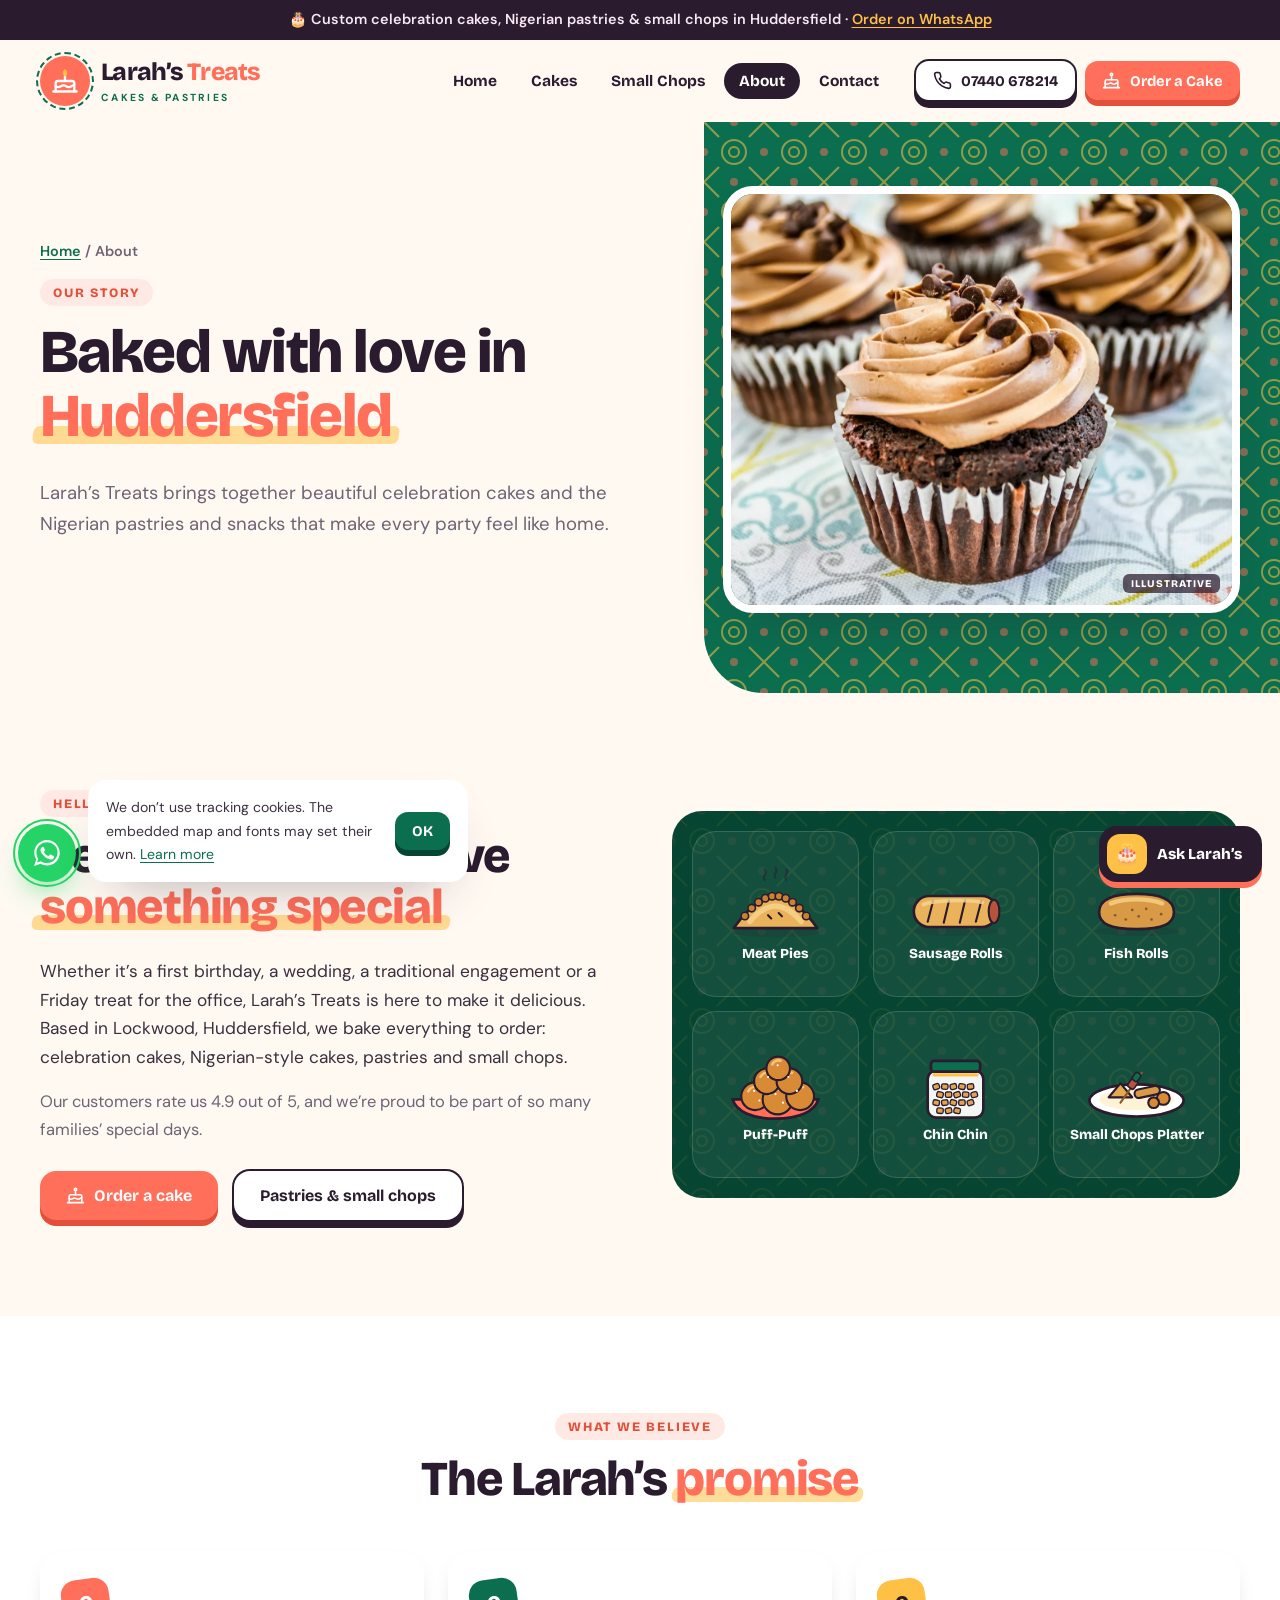
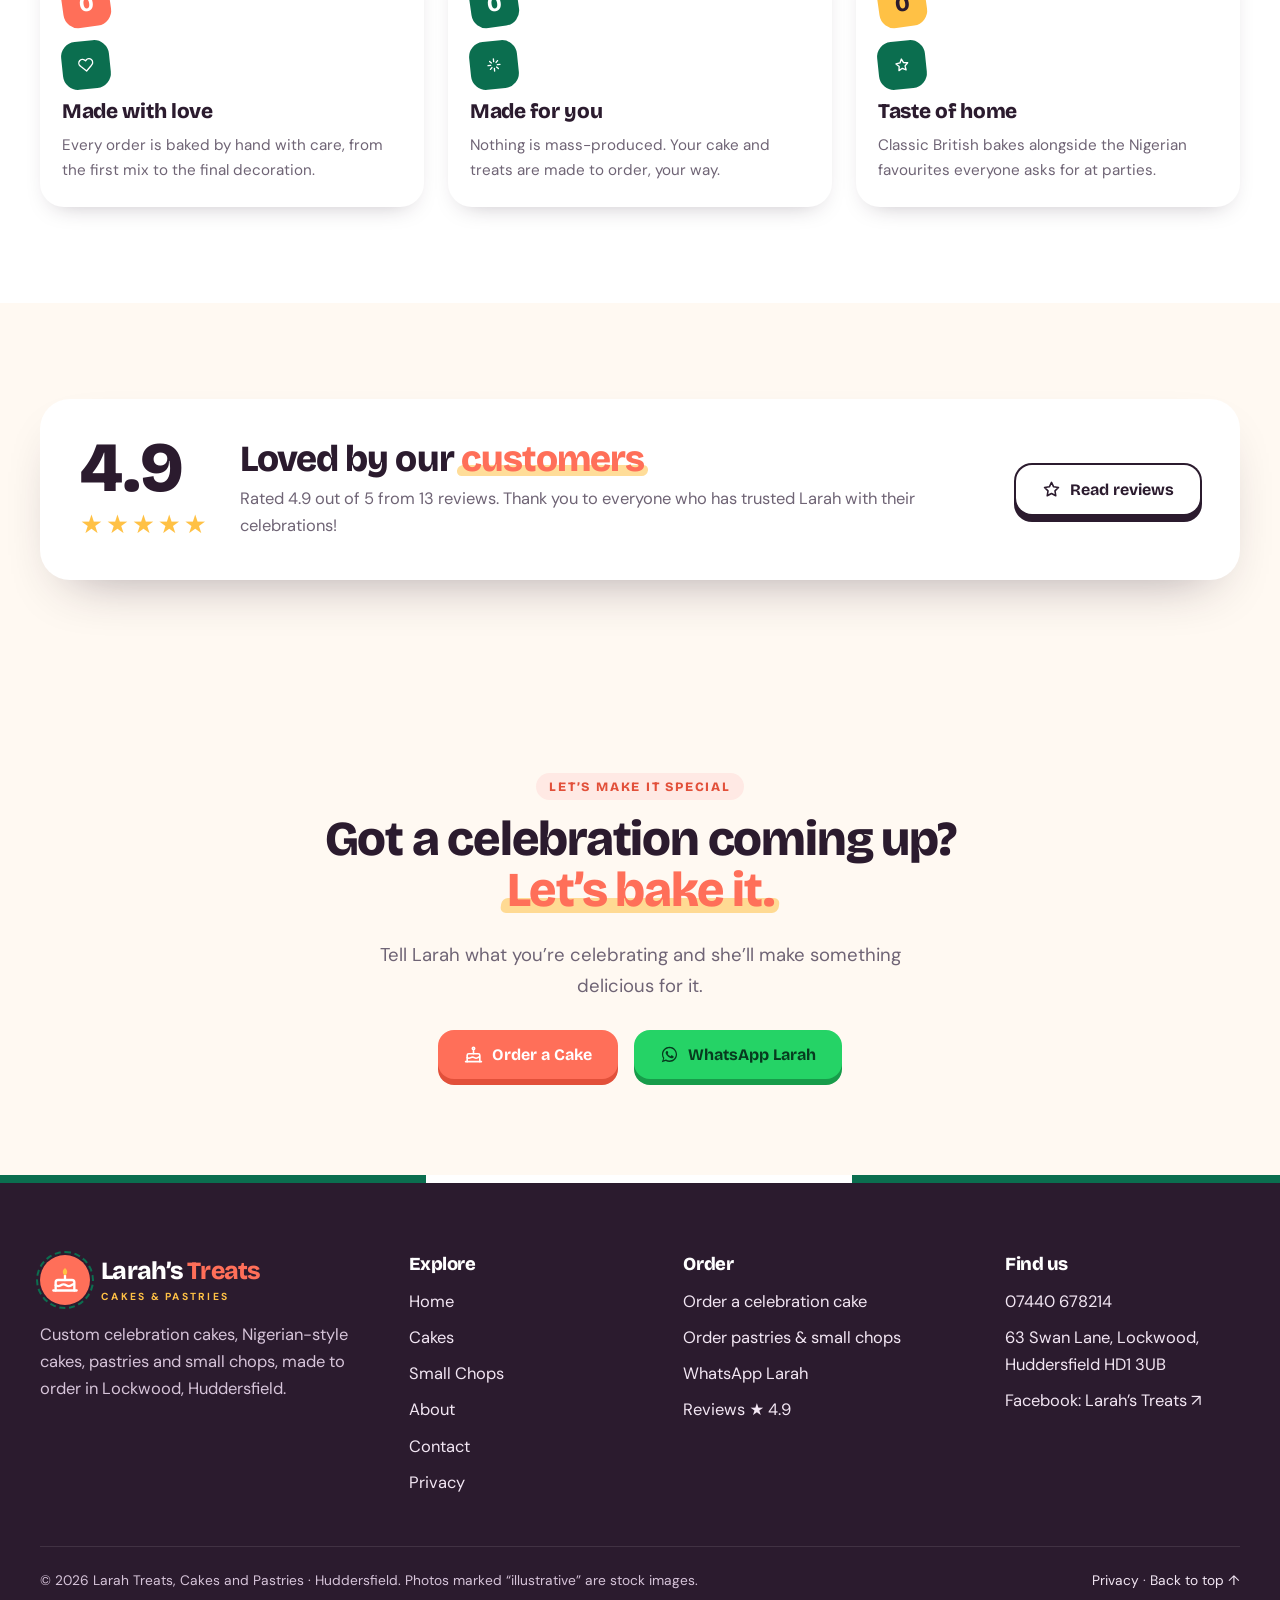
<file: larahs-treats-WEBSITE/about.html>
<!doctype html>
<html lang="en-GB" class="no-js">
<head>
<meta charset="utf-8">
<meta name="viewport" content="width=device-width, initial-scale=1, viewport-fit=cover">
<title>About Larah’s Treats | Cakes &amp; Nigerian Pastries in Lockwood, Huddersfield</title>
<meta name="description" content="Larah’s Treats bakes custom celebration cakes, Nigerian-style cakes, pastries and small chops to order in Lockwood, Huddersfield.">
<link rel="canonical" href="https://www.larahstreats.co.uk/about.html">
<meta name="theme-color" content="#0b6e4f">
<meta property="og:type" content="website">
<meta property="og:site_name" content="Larah's Treats">
<meta property="og:title" content="About Larah’s Treats | Cakes &amp; Nigerian Pastries in Lockwood, Huddersfield">
<meta property="og:description" content="Larah’s Treats bakes custom celebration cakes, Nigerian-style cakes, pastries and small chops to order in Lockwood, Huddersfield.">
<meta property="og:url" content="https://www.larahstreats.co.uk/about.html">
<meta property="og:image" content="https://www.larahstreats.co.uk/og-image.jpg">
<meta property="og:locale" content="en_GB">
<meta name="twitter:card" content="summary_large_image">
<link rel="icon" href="favicon.png" type="image/png">
<link rel="apple-touch-icon" href="favicon.png">
<link rel="manifest" href="site.webmanifest">
<link rel="preconnect" href="https://fonts.googleapis.com">
<link rel="preconnect" href="https://fonts.gstatic.com" crossorigin>
<link href="https://fonts.googleapis.com/css2?family=Bricolage+Grotesque:opsz,wght@12..96,600;12..96,700;12..96,800&family=DM+Sans:wght@400;500;600;700&display=swap" rel="stylesheet">
<link rel="stylesheet" href="styles.css">
<script type="application/ld+json">{"@context": "https://schema.org", "@type": "Bakery", "name": "Larah Treats, Cakes and Pastries", "alternateName": "Larah's Treats", "url": "https://www.larahstreats.co.uk", "telephone": "+447440678214", "image": "https://www.larahstreats.co.uk/og-image.jpg", "servesCuisine": ["Cakes", "Pastries", "Nigerian"], "address": {"@type": "PostalAddress", "streetAddress": "63 Swan Lane, Lockwood", "addressLocality": "Huddersfield", "postalCode": "HD1 3UB", "addressCountry": "GB"}, "aggregateRating": {"@type": "AggregateRating", "ratingValue": "4.9", "reviewCount": "13"}, "hasMap": "https://www.google.com/maps/search/?api=1&query=63%20Swan%20Lane%2C%20Lockwood%2C%20Huddersfield%20HD1%203UB", "sameAs": ["https://www.facebook.com/p/Larahs-Treats-61572871178761/"]}</script>
<script defer src="site-config.js"></script>
<script defer src="main.js"></script>
<script defer src="chatbot.js"></script>
</head>
<body>
<a class="skip" href="#main">Skip to content</a>
<div class="ribbon">🎂 Custom celebration cakes, Nigerian pastries &amp; small chops in Huddersfield · <a href="https://wa.me/447440678214?text=Hi%20Larah%21%20I%27d%20like%20to%20order%20" target="_blank" rel="noopener">Order on WhatsApp</a></div>
<header class="hdr">
  <div class="wrap hdr-in">
    <a class="logo" href="index.html" aria-label="Larah's Treats home"><span class="bd"><svg viewBox="0 0 24 24" fill="none" stroke="#fff" stroke-width="2" stroke-linecap="round" stroke-linejoin="round" aria-hidden="true"><path d="M4 21v-7a2 2 0 0 1 2-2h12a2 2 0 0 1 2 2v7"/><path d="M4 16.5c1.5 1 3 1 4.5 0s3-1 4.5 0 3 1 4.5 0 2-1 2-1M2 21h20M12 8v4"/><path d="M12 3c1.2 1.4 1.2 3-0 4-1.2-1-1.2-2.6 0-4z" fill="#ffc145" stroke="#ffc145"/></svg></span><span class="tx"><b>Larah’s <i>Treats</i></b><small>Cakes &amp; Pastries</small></span></a>
    <nav class="nav" id="nav" aria-label="Main"><ul><li><a href="index.html">Home</a></li><li><a href="cakes.html">Cakes</a></li><li><a href="small-chops.html">Small Chops</a></li><li><a href="about.html" aria-current="page">About</a></li><li><a href="contact.html">Contact</a></li>
      <li class="m-only"><a class="btn btn-coral btn-block" href="cakes.html#order"><svg viewBox="0 0 24 24" fill="none" stroke="currentColor" stroke-width="2" stroke-linecap="round" stroke-linejoin="round" aria-hidden="true"><path d="M4 21v-8a2 2 0 0 1 2-2h12a2 2 0 0 1 2 2v8"/><path d="M4 16c1.5 1 3 1 4.5 0s3-1 4.5 0 3 1 4.5 0 2-1 2-1M2 21h20M12 7v4M12 3a1.5 1.5 0 0 1 0 3 1.5 1.5 0 0 1 0-3z"/></svg> Order a Cake</a></li>
      <li class="m-only"><a class="btn btn-wa btn-block" href="https://wa.me/447440678214?text=Hi%20Larah%21%20" target="_blank" rel="noopener"><svg viewBox="0 0 32 32" aria-hidden="true"><path fill="currentColor" d="M16 3C9 3 3.3 8.6 3.3 15.6c0 2.5.7 4.9 2 7L3 29l6.6-2.2c2 1.1 4.2 1.7 6.4 1.7 7 0 12.7-5.6 12.7-12.6S23 3 16 3zm0 23.1c-2 0-4-.6-5.7-1.6l-.4-.2-3.9 1.3 1.3-3.8-.3-.4a10.4 10.4 0 0 1-1.6-5.6C5.4 9.9 10.1 5.3 16 5.3s10.6 4.6 10.6 10.3S21.9 26.1 16 26.1zm5.8-7.7c-.3-.2-1.9-.9-2.2-1-.3-.1-.5-.2-.7.2l-1 1.2c-.2.2-.4.2-.7.1-.3-.2-1.3-.5-2.5-1.5-.9-.8-1.5-1.8-1.7-2.1-.2-.3 0-.5.1-.6l.5-.6.3-.5c.1-.2 0-.4 0-.6l-1-2.4c-.3-.6-.5-.5-.7-.5h-.6c-.2 0-.6.1-.9.4-.3.3-1.2 1.1-1.2 2.7s1.2 3.2 1.4 3.4c.2.2 2.4 3.6 5.7 5 .8.3 1.4.5 1.9.7.8.2 1.5.2 2.1.1.6-.1 1.9-.8 2.2-1.5.3-.7.3-1.4.2-1.5-.1-.1-.3-.2-.6-.3z"/></svg> WhatsApp Larah</a></li></ul></nav>
    <div class="hdr-cta">
      <a class="btn btn-line btn-sm" href="tel:+447440678214"><svg viewBox="0 0 24 24" fill="none" stroke="currentColor" stroke-width="2" stroke-linecap="round" stroke-linejoin="round" aria-hidden="true"><path d="M22 16.9v3a2 2 0 0 1-2.2 2 19.8 19.8 0 0 1-8.6-3.1 19.5 19.5 0 0 1-6-6A19.8 19.8 0 0 1 2.1 4.2 2 2 0 0 1 4.1 2h3a2 2 0 0 1 2 1.7c.1.9.4 1.8.7 2.7a2 2 0 0 1-.5 2.1L8 9.8a16 16 0 0 0 6 6l1.3-1.3a2 2 0 0 1 2.1-.4c.9.3 1.8.6 2.7.7a2 2 0 0 1 1.7 2z"/></svg> 07440 678214</a>
      <a class="btn btn-coral btn-sm" href="cakes.html#order"><svg viewBox="0 0 24 24" fill="none" stroke="currentColor" stroke-width="2" stroke-linecap="round" stroke-linejoin="round" aria-hidden="true"><path d="M4 21v-8a2 2 0 0 1 2-2h12a2 2 0 0 1 2 2v8"/><path d="M4 16c1.5 1 3 1 4.5 0s3-1 4.5 0 3 1 4.5 0 2-1 2-1M2 21h20M12 7v4M12 3a1.5 1.5 0 0 1 0 3 1.5 1.5 0 0 1 0-3z"/></svg> Order a Cake</a>
      <button class="burger" aria-label="Open menu" aria-expanded="false" aria-controls="nav"><span></span><span></span><span></span></button>
    </div>
  </div>
</header>
<main id="main">
<section class="phero"><div class="wrap phero-in">
  <div class="load"><div class="crumbs"><a href="index.html">Home</a> / About</div><span class="eyebrow">Our story</span><h1>Baked with love in <span class="mark">Huddersfield</span></h1>
    <p class="lead">Larah’s Treats brings together beautiful celebration cakes and the Nigerian pastries and snacks that make every party feel like home.</p></div>
  <div class="pic load"><img src="cupcakes-choc.webp" alt="" width="1000" height="1000"><span class="lbl">Illustrative</span></div>
</div></section>
<section class="sec">
  <div class="wrap split">
    <div class="rv"><span class="eyebrow">Hello from Larah’s</span><h2>Celebrations deserve <span class="mark">something special</span></h2>
      <p style="font-size:1.08rem">Whether it’s a first birthday, a wedding, a traditional engagement or a Friday treat for the office, Larah’s Treats is here to make it delicious. Based in Lockwood, Huddersfield, we bake everything to order: celebration cakes, Nigerian-style cakes, pastries and small chops.</p>
      <p style="color:var(--muted)">Our customers rate us 4.9 out of 5, and we’re proud to be part of so many families’ special days.</p>
      <div class="btn-row"><a class="btn btn-coral" href="cakes.html#order"><svg viewBox="0 0 24 24" fill="none" stroke="currentColor" stroke-width="2" stroke-linecap="round" stroke-linejoin="round" aria-hidden="true"><path d="M4 21v-8a2 2 0 0 1 2-2h12a2 2 0 0 1 2 2v8"/><path d="M4 16c1.5 1 3 1 4.5 0s3-1 4.5 0 3 1 4.5 0 2-1 2-1M2 21h20M12 7v4M12 3a1.5 1.5 0 0 1 0 3 1.5 1.5 0 0 1 0-3z"/></svg> Order a cake</a><a class="btn btn-line" href="small-chops.html">Pastries &amp; small chops</a></div></div>
    <div class="chops rv d1" style="background:linear-gradient(rgba(6,69,50,.86),rgba(6,69,50,.86)),var(--ankara),var(--green-d);padding:20px;border-radius:30px"><div><svg viewBox="0 0 200 140" role="img" aria-label="Illustration: Nigerian meat pie"><g class="steam" fill="none" stroke="#2b1b2e" stroke-width="4" stroke-linecap="round" opacity=".5"><path d="M80 26c-7-7 7-11 0-19"/><path d="M100 22c-7-7 7-11 0-19"/><path d="M120 26c-7-7 7-11 0-19"/></g><ellipse cx="100" cy="124" rx="82" ry="9" fill="#2b1b2e" opacity=".14"/><path d="M22 116 Q100 4 178 116 Z" fill="#eab25a" stroke="#2b1b2e" stroke-width="5" stroke-linejoin="round"/><path d="M52 104 Q100 46 148 104" fill="none" stroke="#f8d690" stroke-width="10" stroke-linecap="round" opacity=".8"/><circle cx="42.7" cy="93.5" r="7" fill="#c9822f" stroke="#2b1b2e" stroke-width="3"/><circle cx="55.5" cy="78.7" r="7" fill="#c9822f" stroke="#2b1b2e" stroke-width="3"/><circle cx="68.2" cy="67.6" r="7" fill="#c9822f" stroke="#2b1b2e" stroke-width="3"/><circle cx="80.9" cy="60.2" r="7" fill="#c9822f" stroke="#2b1b2e" stroke-width="3"/><circle cx="93.6" cy="56.5" r="7" fill="#c9822f" stroke="#2b1b2e" stroke-width="3"/><circle cx="106.4" cy="56.5" r="7" fill="#c9822f" stroke="#2b1b2e" stroke-width="3"/><circle cx="119.1" cy="60.2" r="7" fill="#c9822f" stroke="#2b1b2e" stroke-width="3"/><circle cx="131.8" cy="67.6" r="7" fill="#c9822f" stroke="#2b1b2e" stroke-width="3"/><circle cx="144.5" cy="78.7" r="7" fill="#c9822f" stroke="#2b1b2e" stroke-width="3"/><circle cx="157.3" cy="93.5" r="7" fill="#c9822f" stroke="#2b1b2e" stroke-width="3"/><path d="M86 92l6 6M106 88l6 6" stroke="#2b1b2e" stroke-width="4" stroke-linecap="round"/></svg><b>Meat Pies</b></div><div><svg viewBox="0 0 200 140" role="img" aria-label="Illustration: Sausage roll"><ellipse cx="100" cy="122" rx="80" ry="9" fill="#2b1b2e" opacity=".14"/><rect x="22" y="56" width="156" height="58" rx="29" fill="#eab25a" stroke="#2b1b2e" stroke-width="5"/><ellipse cx="172" cy="85" rx="10" ry="22" fill="#b5543a" stroke="#2b1b2e" stroke-width="4"/><path d="M58 66l-10 38M88 64l-10 42M118 64l-10 42M148 66l-10 38" stroke="#2b1b2e" stroke-width="4" stroke-linecap="round"/><path d="M40 72c20-8 80-10 110-4" stroke="#f8d690" stroke-width="7" stroke-linecap="round" fill="none" opacity=".8"/></svg><b>Sausage Rolls</b></div><div><svg viewBox="0 0 200 140" role="img" aria-label="Illustration: Fish roll"><ellipse cx="100" cy="122" rx="80" ry="9" fill="#2b1b2e" opacity=".14"/><path d="M30 86c0-22 20-34 70-34s70 12 70 34-20 32-70 32-70-10-70-32z" fill="#d99a45" stroke="#2b1b2e" stroke-width="5"/><path d="M52 70c25-10 70-10 96 0" stroke="#f3c77a" stroke-width="8" stroke-linecap="round" fill="none"/><circle cx="60" cy="92" r="2.5" fill="#2b1b2e" opacity=".5"/><circle cx="80" cy="100" r="2.5" fill="#2b1b2e" opacity=".5"/><circle cx="104" cy="94" r="2.5" fill="#2b1b2e" opacity=".5"/><circle cx="128" cy="100" r="2.5" fill="#2b1b2e" opacity=".5"/><circle cx="146" cy="90" r="2.5" fill="#2b1b2e" opacity=".5"/><circle cx="92" cy="82" r="2.5" fill="#2b1b2e" opacity=".5"/><circle cx="118" cy="80" r="2.5" fill="#2b1b2e" opacity=".5"/></svg><b>Fish Rolls</b></div><div><svg viewBox="0 0 200 140" role="img" aria-label="Illustration: Puff-puff"><path d="M20 98h160c-6 22-36 36-80 36S26 120 20 98z" fill="#ff6f59" stroke="#2b1b2e" stroke-width="5"/><circle cx="62" cy="92" r="26" fill="#d98a35" stroke="#2b1b2e" stroke-width="4"/><path d="M49.0 82.9a15.6 15.6 0 0 1 18.2 -7.8" stroke="#f6c37a" stroke-width="5" fill="none" stroke-linecap="round"/><circle cx="104" cy="98" r="28" fill="#d98a35" stroke="#2b1b2e" stroke-width="4"/><path d="M90.0 88.2a16.8 16.8 0 0 1 19.599999999999998 -8.4" stroke="#f6c37a" stroke-width="5" fill="none" stroke-linecap="round"/><circle cx="146" cy="92" r="26" fill="#d98a35" stroke="#2b1b2e" stroke-width="4"/><path d="M133.0 82.9a15.6 15.6 0 0 1 18.2 -7.8" stroke="#f6c37a" stroke-width="5" fill="none" stroke-linecap="round"/><circle cx="84" cy="64" r="24" fill="#d98a35" stroke="#2b1b2e" stroke-width="4"/><path d="M72.0 55.6a14.399999999999999 14.399999999999999 0 0 1 16.799999999999997 -7.199999999999999" stroke="#f6c37a" stroke-width="5" fill="none" stroke-linecap="round"/><circle cx="126" cy="64" r="24" fill="#d98a35" stroke="#2b1b2e" stroke-width="4"/><path d="M114.0 55.6a14.399999999999999 14.399999999999999 0 0 1 16.799999999999997 -7.199999999999999" stroke="#f6c37a" stroke-width="5" fill="none" stroke-linecap="round"/><circle cx="105" cy="40" r="22" fill="#d98a35" stroke="#2b1b2e" stroke-width="4"/><path d="M94.0 32.3a13.2 13.2 0 0 1 15.399999999999999 -6.6" stroke="#f6c37a" stroke-width="5" fill="none" stroke-linecap="round"/><circle cx="60" cy="82" r="2" fill="#fff"/><circle cx="100" cy="88" r="2" fill="#fff"/><circle cx="140" cy="82" r="2" fill="#fff"/><circle cx="86" cy="56" r="2" fill="#fff"/><circle cx="124" cy="56" r="2" fill="#fff"/><circle cx="104" cy="34" r="2" fill="#fff"/><circle cx="70" cy="100" r="2" fill="#fff"/><circle cx="114" cy="104" r="2" fill="#fff"/></svg><b>Puff-Puff</b></div><div><svg viewBox="0 0 200 140" role="img" aria-label="Illustration: Chin chin"><rect x="48" y="44" width="104" height="88" rx="16" fill="#fff" stroke="#2b1b2e" stroke-width="5" opacity=".95"/><rect x="54" y="26" width="92" height="20" rx="6" fill="#0b6e4f" stroke="#2b1b2e" stroke-width="5"/><rect x="58" y="69" width="12" height="10" rx="3" fill="#e2a54d" stroke="#2b1b2e" stroke-width="2.5" transform="rotate(-20 64 74)"/><rect x="74" y="69" width="12" height="10" rx="3" fill="#e2a54d" stroke="#2b1b2e" stroke-width="2.5" transform="rotate(3 80 74)"/><rect x="90" y="69" width="12" height="10" rx="3" fill="#e2a54d" stroke="#2b1b2e" stroke-width="2.5" transform="rotate(-14 96 74)"/><rect x="106" y="69" width="12" height="10" rx="3" fill="#e2a54d" stroke="#2b1b2e" stroke-width="2.5" transform="rotate(9 112 74)"/><rect x="122" y="69" width="12" height="10" rx="3" fill="#e2a54d" stroke="#2b1b2e" stroke-width="2.5" transform="rotate(-8 128 74)"/><rect x="65" y="84" width="12" height="10" rx="3" fill="#e2a54d" stroke="#2b1b2e" stroke-width="2.5" transform="rotate(15 71 89)"/><rect x="81" y="84" width="12" height="10" rx="3" fill="#e2a54d" stroke="#2b1b2e" stroke-width="2.5" transform="rotate(-2 87 89)"/><rect x="97" y="84" width="12" height="10" rx="3" fill="#e2a54d" stroke="#2b1b2e" stroke-width="2.5" transform="rotate(-19 103 89)"/><rect x="113" y="84" width="12" height="10" rx="3" fill="#e2a54d" stroke="#2b1b2e" stroke-width="2.5" transform="rotate(4 119 89)"/><rect x="129" y="84" width="12" height="10" rx="3" fill="#e2a54d" stroke="#2b1b2e" stroke-width="2.5" transform="rotate(-13 135 89)"/><rect x="58" y="99" width="12" height="10" rx="3" fill="#e2a54d" stroke="#2b1b2e" stroke-width="2.5" transform="rotate(10 64 104)"/><rect x="74" y="99" width="12" height="10" rx="3" fill="#e2a54d" stroke="#2b1b2e" stroke-width="2.5" transform="rotate(-7 80 104)"/><rect x="90" y="99" width="12" height="10" rx="3" fill="#e2a54d" stroke="#2b1b2e" stroke-width="2.5" transform="rotate(16 96 104)"/><rect x="106" y="99" width="12" height="10" rx="3" fill="#e2a54d" stroke="#2b1b2e" stroke-width="2.5" transform="rotate(-1 112 104)"/><rect x="122" y="99" width="12" height="10" rx="3" fill="#e2a54d" stroke="#2b1b2e" stroke-width="2.5" transform="rotate(-18 128 104)"/><rect x="65" y="114" width="12" height="10" rx="3" fill="#e2a54d" stroke="#2b1b2e" stroke-width="2.5" transform="rotate(5 71 119)"/><rect x="81" y="114" width="12" height="10" rx="3" fill="#e2a54d" stroke="#2b1b2e" stroke-width="2.5" transform="rotate(-12 87 119)"/><rect x="97" y="114" width="12" height="10" rx="3" fill="#e2a54d" stroke="#2b1b2e" stroke-width="2.5" transform="rotate(11 103 119)"/><path d="M60 52h80" stroke="#ffc145" stroke-width="6" stroke-linecap="round"/></svg><b>Chin Chin</b></div><div><svg viewBox="0 0 200 140" role="img" aria-label="Illustration: Small chops platter"><ellipse cx="100" cy="100" rx="88" ry="30" fill="#fff" stroke="#2b1b2e" stroke-width="5"/><ellipse cx="100" cy="98" rx="70" ry="20" fill="#fff3d6"/><path d="M48 94l22-26 22 26z" fill="#e3a94e" stroke="#2b1b2e" stroke-width="4" stroke-linejoin="round"/><rect x="96" y="76" width="48" height="16" rx="8" fill="#d99a45" stroke="#2b1b2e" stroke-width="4" transform="rotate(-12 120 84)"/><circle cx="150" cy="96" r="12" fill="#d98a35" stroke="#2b1b2e" stroke-width="4"/><circle cx="132" cy="104" r="10" fill="#d98a35" stroke="#2b1b2e" stroke-width="4"/><path d="M70 104l40-56" stroke="#8b5a2b" stroke-width="4" stroke-linecap="round"/><rect x="84" y="62" width="18" height="14" rx="4" fill="#b5543a" stroke="#2b1b2e" stroke-width="3" transform="rotate(-54 93 69)"/><rect x="92" y="50" width="16" height="12" rx="4" fill="#0b6e4f" stroke="#2b1b2e" stroke-width="3" transform="rotate(-54 100 56)"/></svg><b>Small Chops Platter</b></div></div>
  </div>
</section>
<section class="sec sec-white"><div class="wrap"><div class="head center rv"><span class="eyebrow">What we believe</span><h2>The Larah’s <span class="mark">promise</span></h2></div>
  <div class="grid3"><div class="step rv d1" style="counter-increment:none"><div class="ticks" style="margin:0 0 12px"><i style="width:48px;height:48px;border-radius:15px"><svg viewBox="0 0 24 24" fill="none" stroke="currentColor" stroke-width="2" stroke-linecap="round" stroke-linejoin="round" aria-hidden="true"><path d="M20.8 4.6a5.5 5.5 0 0 0-7.8 0L12 5.7l-1-1.1a5.5 5.5 0 0 0-7.8 7.8l1 1.1L12 21l7.8-7.5 1-1.1a5.5 5.5 0 0 0 0-7.8z"/></svg></i></div><h3>Made with love</h3><p>Every order is baked by hand with care, from the first mix to the final decoration.</p></div><div class="step rv d2" style="counter-increment:none"><div class="ticks" style="margin:0 0 12px"><i style="width:48px;height:48px;border-radius:15px"><svg viewBox="0 0 24 24" fill="none" stroke="currentColor" stroke-width="2" stroke-linecap="round" stroke-linejoin="round" aria-hidden="true"><path d="M12 3v4M12 17v4M3 12h4M17 12h4M6 6l2.5 2.5M15.5 15.5 18 18M6 18l2.5-2.5M15.5 8.5 18 6"/></svg></i></div><h3>Made for you</h3><p>Nothing is mass-produced. Your cake and treats are made to order, your way.</p></div><div class="step rv d3" style="counter-increment:none"><div class="ticks" style="margin:0 0 12px"><i style="width:48px;height:48px;border-radius:15px"><svg viewBox="0 0 24 24" fill="none" stroke="currentColor" stroke-width="2" stroke-linecap="round" stroke-linejoin="round" aria-hidden="true"><path d="m12 3 2.7 5.6 6.1.9-4.4 4.3 1 6.1L12 17l-5.4 2.9 1-6.1L3.2 9.5l6.1-.9z"/></svg></i></div><h3>Taste of home</h3><p>Classic British bakes alongside the Nigerian favourites everyone asks for at parties.</p></div></div></div></section>
<section class="sec"><div class="wrap"><div class="rv-band rv">
    <div><div class="score">4.9</div><div class="st" aria-label="4.9 out of 5 stars">★★★★★</div></div>
    <div><h2 style="font-size:clamp(1.6rem,3vw,2.3rem);margin-bottom:6px">Loved by our <span class="mark">customers</span></h2><p style="color:var(--muted);margin:0">Rated 4.9 out of 5 from 13 reviews. Thank you to everyone who has trusted Larah with their celebrations!</p></div>
    <div class="btn-row" style="margin:0"><a class="btn btn-line" href="https://www.google.com/search?q=Larah+Treats+Cakes+and+Pastries+Huddersfield+reviews" target="_blank" rel="noopener"><svg viewBox="0 0 24 24" fill="none" stroke="currentColor" stroke-width="2" stroke-linecap="round" stroke-linejoin="round" aria-hidden="true"><path d="m12 3 2.7 5.6 6.1.9-4.4 4.3 1 6.1L12 17l-5.4 2.9 1-6.1L3.2 9.5l6.1-.9z"/></svg> Read reviews</a></div>
  </div></div></section>
<section class="sec final"><div class="wrap rv">
  <span class="eyebrow">Let’s make it special</span><h2>Got a celebration coming up? <span class="mark">Let’s bake it.</span></h2>
  <p class="lead" style="margin:0 auto">Tell Larah what you’re celebrating and she’ll make something delicious for it.</p>
  <div class="btn-row"><a class="btn btn-coral" href="cakes.html#order"><svg viewBox="0 0 24 24" fill="none" stroke="currentColor" stroke-width="2" stroke-linecap="round" stroke-linejoin="round" aria-hidden="true"><path d="M4 21v-8a2 2 0 0 1 2-2h12a2 2 0 0 1 2 2v8"/><path d="M4 16c1.5 1 3 1 4.5 0s3-1 4.5 0 3 1 4.5 0 2-1 2-1M2 21h20M12 7v4M12 3a1.5 1.5 0 0 1 0 3 1.5 1.5 0 0 1 0-3z"/></svg> Order a Cake</a><a class="btn btn-wa" href="https://wa.me/447440678214?text=Hi%20Larah%21%20" target="_blank" rel="noopener"><svg viewBox="0 0 32 32" aria-hidden="true"><path fill="currentColor" d="M16 3C9 3 3.3 8.6 3.3 15.6c0 2.5.7 4.9 2 7L3 29l6.6-2.2c2 1.1 4.2 1.7 6.4 1.7 7 0 12.7-5.6 12.7-12.6S23 3 16 3zm0 23.1c-2 0-4-.6-5.7-1.6l-.4-.2-3.9 1.3 1.3-3.8-.3-.4a10.4 10.4 0 0 1-1.6-5.6C5.4 9.9 10.1 5.3 16 5.3s10.6 4.6 10.6 10.3S21.9 26.1 16 26.1zm5.8-7.7c-.3-.2-1.9-.9-2.2-1-.3-.1-.5-.2-.7.2l-1 1.2c-.2.2-.4.2-.7.1-.3-.2-1.3-.5-2.5-1.5-.9-.8-1.5-1.8-1.7-2.1-.2-.3 0-.5.1-.6l.5-.6.3-.5c.1-.2 0-.4 0-.6l-1-2.4c-.3-.6-.5-.5-.7-.5h-.6c-.2 0-.6.1-.9.4-.3.3-1.2 1.1-1.2 2.7s1.2 3.2 1.4 3.4c.2.2 2.4 3.6 5.7 5 .8.3 1.4.5 1.9.7.8.2 1.5.2 2.1.1.6-.1 1.9-.8 2.2-1.5.3-.7.3-1.4.2-1.5-.1-.1-.3-.2-.6-.3z"/></svg> WhatsApp Larah</a></div>
</div></section>
</main>
<footer class="foot">
  <div class="wrap foot-grid">
    <div>
      <a class="logo" href="index.html" aria-label="Larah's Treats home"><span class="bd"><svg viewBox="0 0 24 24" fill="none" stroke="#fff" stroke-width="2" stroke-linecap="round" stroke-linejoin="round" aria-hidden="true"><path d="M4 21v-7a2 2 0 0 1 2-2h12a2 2 0 0 1 2 2v7"/><path d="M4 16.5c1.5 1 3 1 4.5 0s3-1 4.5 0 3 1 4.5 0 2-1 2-1M2 21h20M12 8v4"/><path d="M12 3c1.2 1.4 1.2 3-0 4-1.2-1-1.2-2.6 0-4z" fill="#ffc145" stroke="#ffc145"/></svg></span><span class="tx"><b>Larah’s <i>Treats</i></b><small style="color:var(--gold)">Cakes &amp; Pastries</small></span></a>
      <p>Custom celebration cakes, Nigerian-style cakes, pastries and small chops, made to order in Lockwood, Huddersfield.</p>
    </div>
    <div><h4>Explore</h4><ul><li><a href="index.html">Home</a></li><li><a href="cakes.html">Cakes</a></li><li><a href="small-chops.html">Small Chops</a></li><li><a href="about.html">About</a></li><li><a href="contact.html">Contact</a></li><li><a href="privacy.html">Privacy</a></li></ul></div>
    <div><h4>Order</h4><ul><li><a href="cakes.html#order">Order a celebration cake</a></li><li><a href="small-chops.html#order">Order pastries &amp; small chops</a></li><li><a href="https://wa.me/447440678214?text=Hi%20Larah%21%20" target="_blank" rel="noopener">WhatsApp Larah</a></li><li><a href="https://www.google.com/search?q=Larah+Treats+Cakes+and+Pastries+Huddersfield+reviews" target="_blank" rel="noopener">Reviews ★ 4.9</a></li></ul></div>
    <div><h4>Find us</h4><ul><li><a href="tel:+447440678214">07440 678214</a></li><li><a href="https://www.google.com/maps/search/?api=1&query=63%20Swan%20Lane%2C%20Lockwood%2C%20Huddersfield%20HD1%203UB" target="_blank" rel="noopener">63 Swan Lane, Lockwood, Huddersfield HD1 3UB</a></li><li><a href="https://www.facebook.com/p/Larahs-Treats-61572871178761/" target="_blank" rel="noopener">Facebook: Larah’s Treats ↗</a></li></ul></div>
  </div>
  <div class="wrap foot-bottom"><span>© <span data-year>2026</span> Larah Treats, Cakes and Pastries · Huddersfield. Photos marked “illustrative” are stock images.</span><span><a href="privacy.html">Privacy</a> · <a href="#main">Back to top ↑</a></span></div>
</footer>
<a class="wa-float" href="https://wa.me/447440678214?text=Hi%20Larah%21%20I%20have%20a%20question%20about%20" target="_blank" rel="noopener" aria-label="Chat with Larah's Treats on WhatsApp"><svg viewBox="0 0 32 32" aria-hidden="true"><path fill="currentColor" d="M16 3C9 3 3.3 8.6 3.3 15.6c0 2.5.7 4.9 2 7L3 29l6.6-2.2c2 1.1 4.2 1.7 6.4 1.7 7 0 12.7-5.6 12.7-12.6S23 3 16 3zm0 23.1c-2 0-4-.6-5.7-1.6l-.4-.2-3.9 1.3 1.3-3.8-.3-.4a10.4 10.4 0 0 1-1.6-5.6C5.4 9.9 10.1 5.3 16 5.3s10.6 4.6 10.6 10.3S21.9 26.1 16 26.1zm5.8-7.7c-.3-.2-1.9-.9-2.2-1-.3-.1-.5-.2-.7.2l-1 1.2c-.2.2-.4.2-.7.1-.3-.2-1.3-.5-2.5-1.5-.9-.8-1.5-1.8-1.7-2.1-.2-.3 0-.5.1-.6l.5-.6.3-.5c.1-.2 0-.4 0-.6l-1-2.4c-.3-.6-.5-.5-.7-.5h-.6c-.2 0-.6.1-.9.4-.3.3-1.2 1.1-1.2 2.7s1.2 3.2 1.4 3.4c.2.2 2.4 3.6 5.7 5 .8.3 1.4.5 1.9.7.8.2 1.5.2 2.1.1.6-.1 1.9-.8 2.2-1.5.3-.7.3-1.4.2-1.5-.1-.1-.3-.2-.6-.3z"/></svg></a>
<div class="mbar"><a class="btn btn-wa" href="https://wa.me/447440678214?text=Hi%20Larah%21%20" target="_blank" rel="noopener"><svg viewBox="0 0 32 32" aria-hidden="true"><path fill="currentColor" d="M16 3C9 3 3.3 8.6 3.3 15.6c0 2.5.7 4.9 2 7L3 29l6.6-2.2c2 1.1 4.2 1.7 6.4 1.7 7 0 12.7-5.6 12.7-12.6S23 3 16 3zm0 23.1c-2 0-4-.6-5.7-1.6l-.4-.2-3.9 1.3 1.3-3.8-.3-.4a10.4 10.4 0 0 1-1.6-5.6C5.4 9.9 10.1 5.3 16 5.3s10.6 4.6 10.6 10.3S21.9 26.1 16 26.1zm5.8-7.7c-.3-.2-1.9-.9-2.2-1-.3-.1-.5-.2-.7.2l-1 1.2c-.2.2-.4.2-.7.1-.3-.2-1.3-.5-2.5-1.5-.9-.8-1.5-1.8-1.7-2.1-.2-.3 0-.5.1-.6l.5-.6.3-.5c.1-.2 0-.4 0-.6l-1-2.4c-.3-.6-.5-.5-.7-.5h-.6c-.2 0-.6.1-.9.4-.3.3-1.2 1.1-1.2 2.7s1.2 3.2 1.4 3.4c.2.2 2.4 3.6 5.7 5 .8.3 1.4.5 1.9.7.8.2 1.5.2 2.1.1.6-.1 1.9-.8 2.2-1.5.3-.7.3-1.4.2-1.5-.1-.1-.3-.2-.6-.3z"/></svg> WhatsApp</a><a class="btn btn-coral" href="cakes.html#order"><svg viewBox="0 0 24 24" fill="none" stroke="currentColor" stroke-width="2" stroke-linecap="round" stroke-linejoin="round" aria-hidden="true"><path d="M4 21v-8a2 2 0 0 1 2-2h12a2 2 0 0 1 2 2v8"/><path d="M4 16c1.5 1 3 1 4.5 0s3-1 4.5 0 3 1 4.5 0 2-1 2-1M2 21h20M12 7v4M12 3a1.5 1.5 0 0 1 0 3 1.5 1.5 0 0 1 0-3z"/></svg> Order</a></div>
<div class="cookie" hidden><p>We don’t use tracking cookies. The embedded map and fonts may set their own. <a href="privacy.html">Learn more</a></p><button class="btn btn-sm" type="button">OK</button></div>
</body>
</html>
</file>
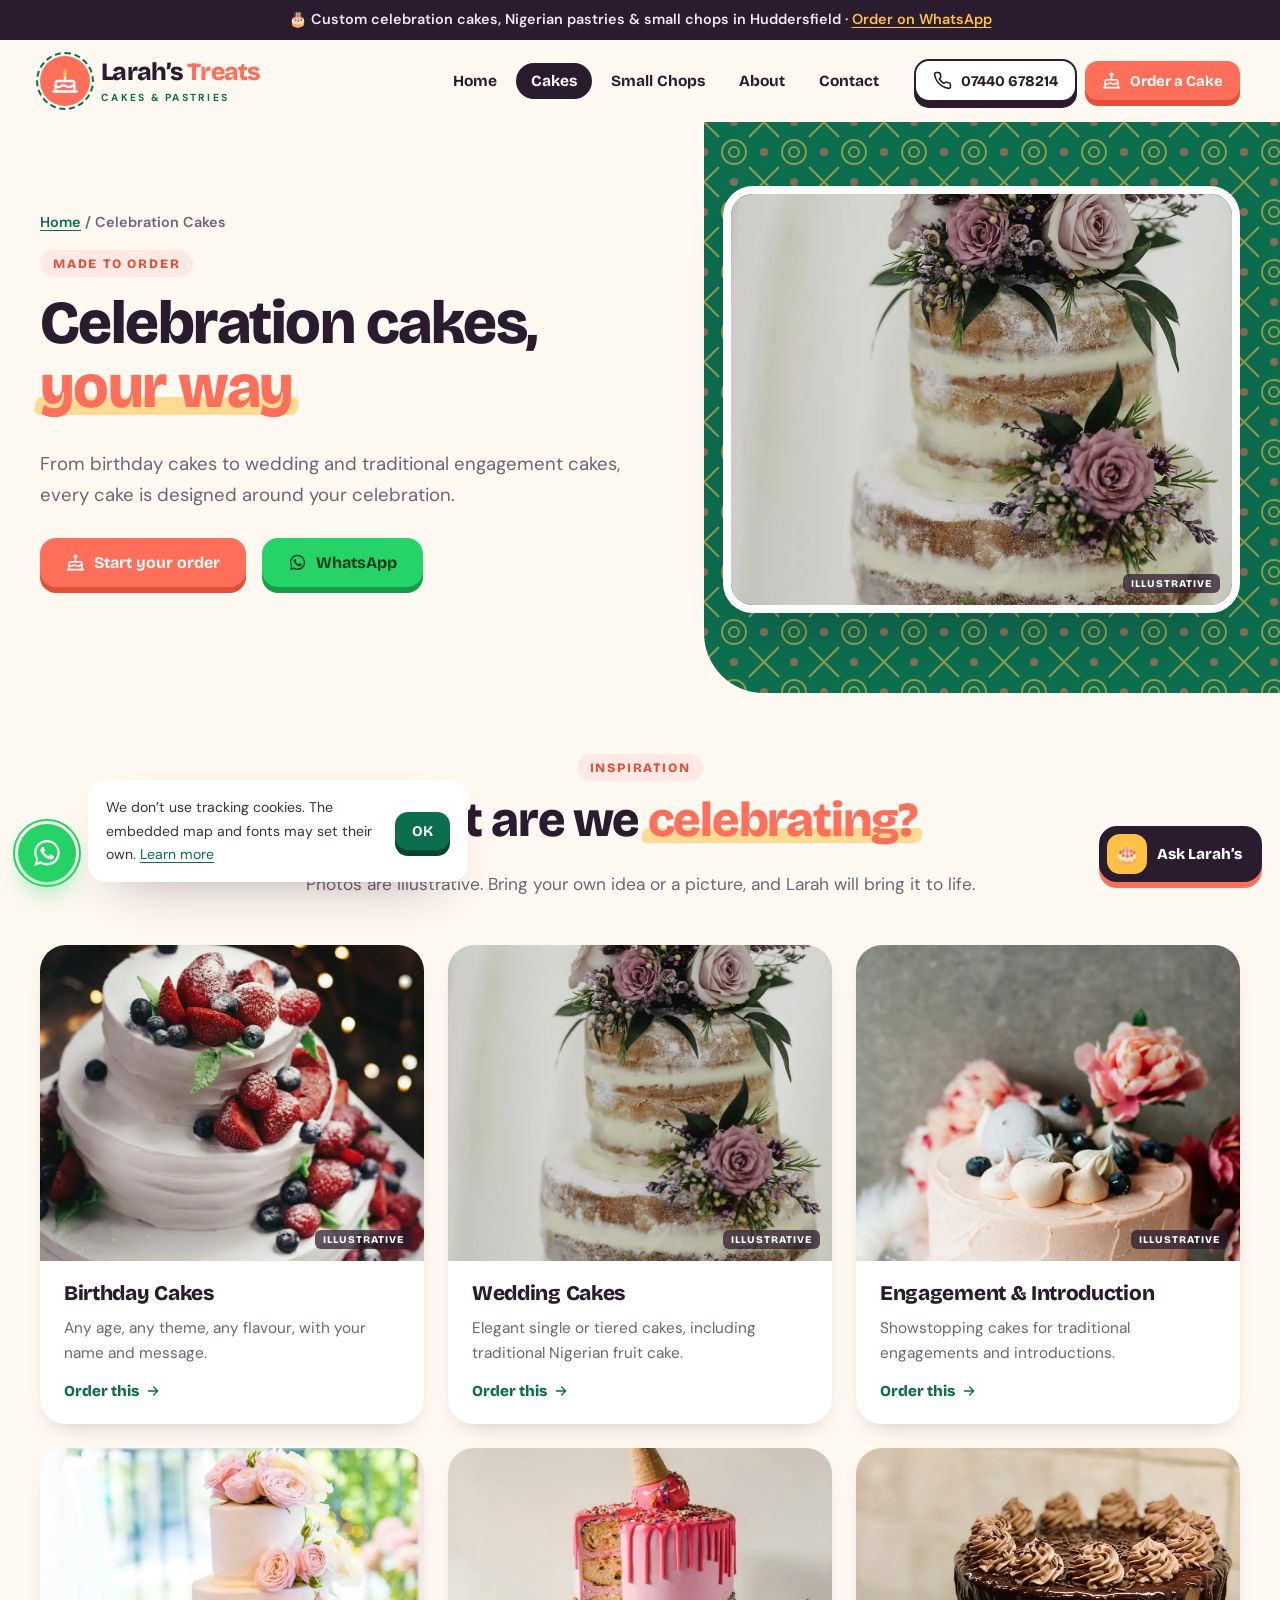
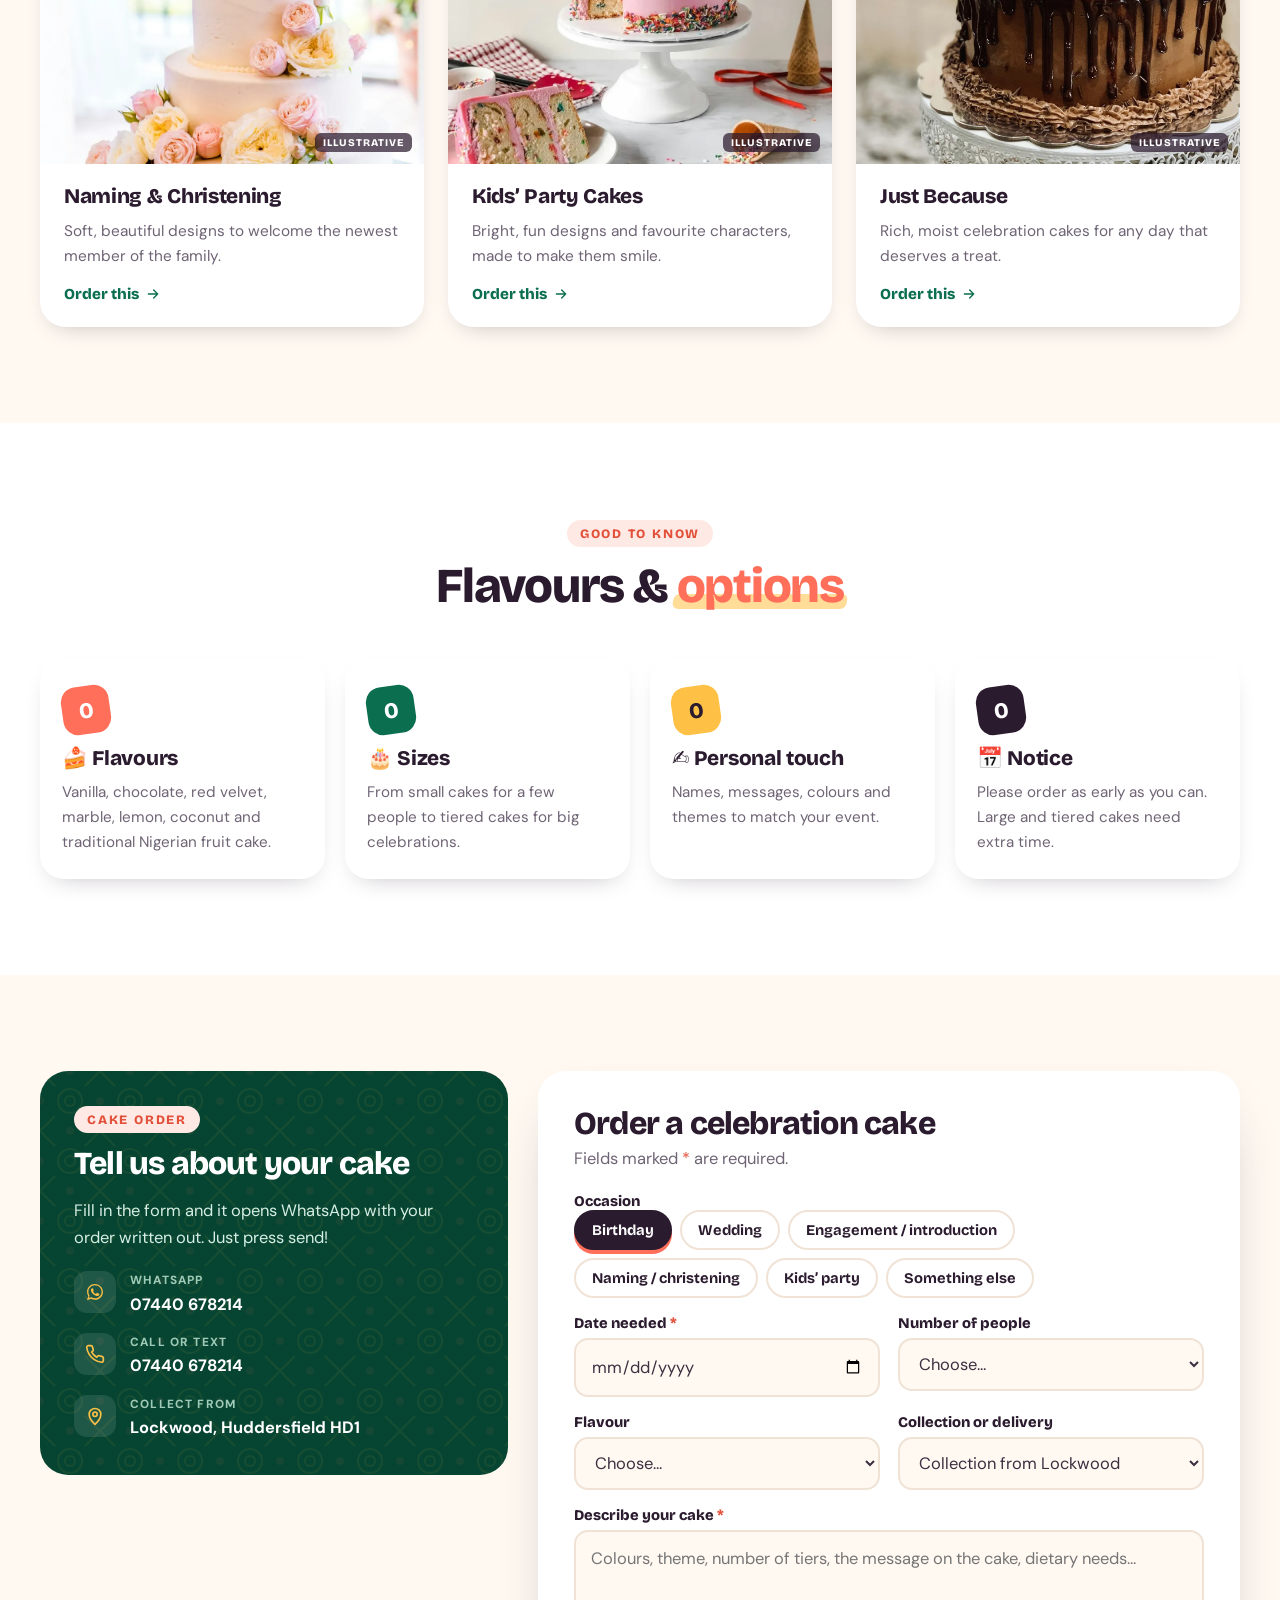
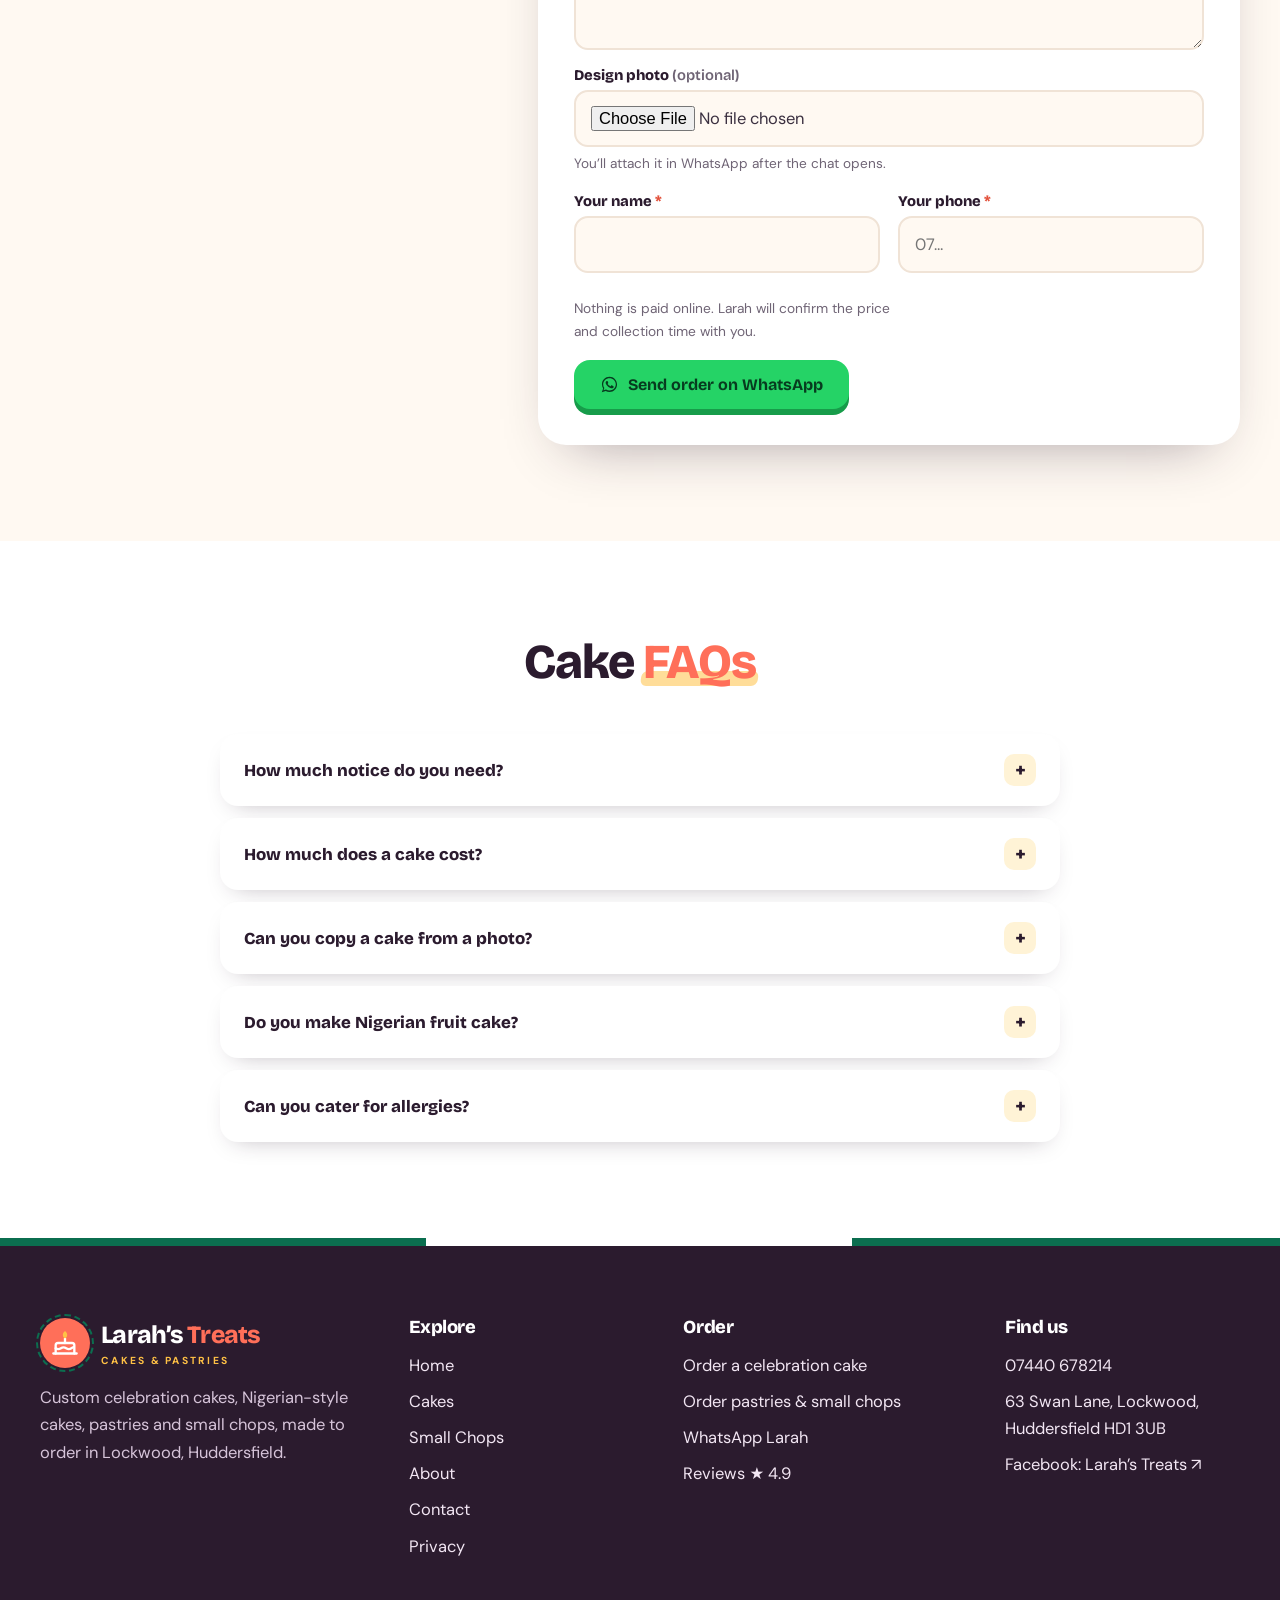
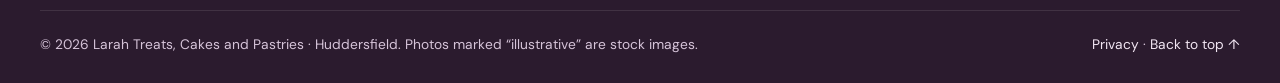
<file: larahs-treats-WEBSITE/cakes.html>
<!doctype html>
<html lang="en-GB" class="no-js">
<head>
<meta charset="utf-8">
<meta name="viewport" content="width=device-width, initial-scale=1, viewport-fit=cover">
<title>Celebration Cakes Huddersfield | Birthday, Wedding &amp; Nigerian Cakes | Larah’s Treats</title>
<meta name="description" content="Order custom celebration cakes in Huddersfield: birthday, wedding, traditional engagement, naming ceremony and Nigerian fruit cakes. Send your order on WhatsApp.">
<link rel="canonical" href="https://www.larahstreats.co.uk/cakes.html">
<meta name="theme-color" content="#0b6e4f">
<meta property="og:type" content="website">
<meta property="og:site_name" content="Larah's Treats">
<meta property="og:title" content="Celebration Cakes Huddersfield | Birthday, Wedding &amp; Nigerian Cakes | Larah’s Treats">
<meta property="og:description" content="Order custom celebration cakes in Huddersfield: birthday, wedding, traditional engagement, naming ceremony and Nigerian fruit cakes. Send your order on WhatsApp.">
<meta property="og:url" content="https://www.larahstreats.co.uk/cakes.html">
<meta property="og:image" content="https://www.larahstreats.co.uk/og-image.jpg">
<meta property="og:locale" content="en_GB">
<meta name="twitter:card" content="summary_large_image">
<link rel="icon" href="favicon.png" type="image/png">
<link rel="apple-touch-icon" href="favicon.png">
<link rel="manifest" href="site.webmanifest">
<link rel="preconnect" href="https://fonts.googleapis.com">
<link rel="preconnect" href="https://fonts.gstatic.com" crossorigin>
<link href="https://fonts.googleapis.com/css2?family=Bricolage+Grotesque:opsz,wght@12..96,600;12..96,700;12..96,800&family=DM+Sans:wght@400;500;600;700&display=swap" rel="stylesheet">
<link rel="stylesheet" href="styles.css">
<script type="application/ld+json">{"@context": "https://schema.org", "@type": "Bakery", "name": "Larah Treats, Cakes and Pastries", "alternateName": "Larah's Treats", "url": "https://www.larahstreats.co.uk", "telephone": "+447440678214", "image": "https://www.larahstreats.co.uk/og-image.jpg", "servesCuisine": ["Cakes", "Pastries", "Nigerian"], "address": {"@type": "PostalAddress", "streetAddress": "63 Swan Lane, Lockwood", "addressLocality": "Huddersfield", "postalCode": "HD1 3UB", "addressCountry": "GB"}, "aggregateRating": {"@type": "AggregateRating", "ratingValue": "4.9", "reviewCount": "13"}, "hasMap": "https://www.google.com/maps/search/?api=1&query=63%20Swan%20Lane%2C%20Lockwood%2C%20Huddersfield%20HD1%203UB", "sameAs": ["https://www.facebook.com/p/Larahs-Treats-61572871178761/"]}</script>
<script defer src="site-config.js"></script>
<script defer src="main.js"></script>
<script defer src="chatbot.js"></script>
</head>
<body>
<a class="skip" href="#main">Skip to content</a>
<div class="ribbon">🎂 Custom celebration cakes, Nigerian pastries &amp; small chops in Huddersfield · <a href="https://wa.me/447440678214?text=Hi%20Larah%21%20I%27d%20like%20to%20order%20" target="_blank" rel="noopener">Order on WhatsApp</a></div>
<header class="hdr">
  <div class="wrap hdr-in">
    <a class="logo" href="index.html" aria-label="Larah's Treats home"><span class="bd"><svg viewBox="0 0 24 24" fill="none" stroke="#fff" stroke-width="2" stroke-linecap="round" stroke-linejoin="round" aria-hidden="true"><path d="M4 21v-7a2 2 0 0 1 2-2h12a2 2 0 0 1 2 2v7"/><path d="M4 16.5c1.5 1 3 1 4.5 0s3-1 4.5 0 3 1 4.5 0 2-1 2-1M2 21h20M12 8v4"/><path d="M12 3c1.2 1.4 1.2 3-0 4-1.2-1-1.2-2.6 0-4z" fill="#ffc145" stroke="#ffc145"/></svg></span><span class="tx"><b>Larah’s <i>Treats</i></b><small>Cakes &amp; Pastries</small></span></a>
    <nav class="nav" id="nav" aria-label="Main"><ul><li><a href="index.html">Home</a></li><li><a href="cakes.html" aria-current="page">Cakes</a></li><li><a href="small-chops.html">Small Chops</a></li><li><a href="about.html">About</a></li><li><a href="contact.html">Contact</a></li>
      <li class="m-only"><a class="btn btn-coral btn-block" href="cakes.html#order"><svg viewBox="0 0 24 24" fill="none" stroke="currentColor" stroke-width="2" stroke-linecap="round" stroke-linejoin="round" aria-hidden="true"><path d="M4 21v-8a2 2 0 0 1 2-2h12a2 2 0 0 1 2 2v8"/><path d="M4 16c1.5 1 3 1 4.5 0s3-1 4.5 0 3 1 4.5 0 2-1 2-1M2 21h20M12 7v4M12 3a1.5 1.5 0 0 1 0 3 1.5 1.5 0 0 1 0-3z"/></svg> Order a Cake</a></li>
      <li class="m-only"><a class="btn btn-wa btn-block" href="https://wa.me/447440678214?text=Hi%20Larah%21%20" target="_blank" rel="noopener"><svg viewBox="0 0 32 32" aria-hidden="true"><path fill="currentColor" d="M16 3C9 3 3.3 8.6 3.3 15.6c0 2.5.7 4.9 2 7L3 29l6.6-2.2c2 1.1 4.2 1.7 6.4 1.7 7 0 12.7-5.6 12.7-12.6S23 3 16 3zm0 23.1c-2 0-4-.6-5.7-1.6l-.4-.2-3.9 1.3 1.3-3.8-.3-.4a10.4 10.4 0 0 1-1.6-5.6C5.4 9.9 10.1 5.3 16 5.3s10.6 4.6 10.6 10.3S21.9 26.1 16 26.1zm5.8-7.7c-.3-.2-1.9-.9-2.2-1-.3-.1-.5-.2-.7.2l-1 1.2c-.2.2-.4.2-.7.1-.3-.2-1.3-.5-2.5-1.5-.9-.8-1.5-1.8-1.7-2.1-.2-.3 0-.5.1-.6l.5-.6.3-.5c.1-.2 0-.4 0-.6l-1-2.4c-.3-.6-.5-.5-.7-.5h-.6c-.2 0-.6.1-.9.4-.3.3-1.2 1.1-1.2 2.7s1.2 3.2 1.4 3.4c.2.2 2.4 3.6 5.7 5 .8.3 1.4.5 1.9.7.8.2 1.5.2 2.1.1.6-.1 1.9-.8 2.2-1.5.3-.7.3-1.4.2-1.5-.1-.1-.3-.2-.6-.3z"/></svg> WhatsApp Larah</a></li></ul></nav>
    <div class="hdr-cta">
      <a class="btn btn-line btn-sm" href="tel:+447440678214"><svg viewBox="0 0 24 24" fill="none" stroke="currentColor" stroke-width="2" stroke-linecap="round" stroke-linejoin="round" aria-hidden="true"><path d="M22 16.9v3a2 2 0 0 1-2.2 2 19.8 19.8 0 0 1-8.6-3.1 19.5 19.5 0 0 1-6-6A19.8 19.8 0 0 1 2.1 4.2 2 2 0 0 1 4.1 2h3a2 2 0 0 1 2 1.7c.1.9.4 1.8.7 2.7a2 2 0 0 1-.5 2.1L8 9.8a16 16 0 0 0 6 6l1.3-1.3a2 2 0 0 1 2.1-.4c.9.3 1.8.6 2.7.7a2 2 0 0 1 1.7 2z"/></svg> 07440 678214</a>
      <a class="btn btn-coral btn-sm" href="cakes.html#order"><svg viewBox="0 0 24 24" fill="none" stroke="currentColor" stroke-width="2" stroke-linecap="round" stroke-linejoin="round" aria-hidden="true"><path d="M4 21v-8a2 2 0 0 1 2-2h12a2 2 0 0 1 2 2v8"/><path d="M4 16c1.5 1 3 1 4.5 0s3-1 4.5 0 3 1 4.5 0 2-1 2-1M2 21h20M12 7v4M12 3a1.5 1.5 0 0 1 0 3 1.5 1.5 0 0 1 0-3z"/></svg> Order a Cake</a>
      <button class="burger" aria-label="Open menu" aria-expanded="false" aria-controls="nav"><span></span><span></span><span></span></button>
    </div>
  </div>
</header>
<main id="main">
<section class="phero"><div class="wrap phero-in">
  <div class="load"><div class="crumbs"><a href="index.html">Home</a> / Celebration Cakes</div><span class="eyebrow">Made to order</span><h1>Celebration cakes, <span class="mark">your way</span></h1>
    <p class="lead">From birthday cakes to wedding and traditional engagement cakes, every cake is designed around your celebration.</p>
    <div class="btn-row"><a class="btn btn-coral" href="#order"><svg viewBox="0 0 24 24" fill="none" stroke="currentColor" stroke-width="2" stroke-linecap="round" stroke-linejoin="round" aria-hidden="true"><path d="M4 21v-8a2 2 0 0 1 2-2h12a2 2 0 0 1 2 2v8"/><path d="M4 16c1.5 1 3 1 4.5 0s3-1 4.5 0 3 1 4.5 0 2-1 2-1M2 21h20M12 7v4M12 3a1.5 1.5 0 0 1 0 3 1.5 1.5 0 0 1 0-3z"/></svg> Start your order</a><a class="btn btn-wa" href="https://wa.me/447440678214?text=Hi%20Larah%21%20I%27d%20like%20a%20cake%20for%20" target="_blank" rel="noopener"><svg viewBox="0 0 32 32" aria-hidden="true"><path fill="currentColor" d="M16 3C9 3 3.3 8.6 3.3 15.6c0 2.5.7 4.9 2 7L3 29l6.6-2.2c2 1.1 4.2 1.7 6.4 1.7 7 0 12.7-5.6 12.7-12.6S23 3 16 3zm0 23.1c-2 0-4-.6-5.7-1.6l-.4-.2-3.9 1.3 1.3-3.8-.3-.4a10.4 10.4 0 0 1-1.6-5.6C5.4 9.9 10.1 5.3 16 5.3s10.6 4.6 10.6 10.3S21.9 26.1 16 26.1zm5.8-7.7c-.3-.2-1.9-.9-2.2-1-.3-.1-.5-.2-.7.2l-1 1.2c-.2.2-.4.2-.7.1-.3-.2-1.3-.5-2.5-1.5-.9-.8-1.5-1.8-1.7-2.1-.2-.3 0-.5.1-.6l.5-.6.3-.5c.1-.2 0-.4 0-.6l-1-2.4c-.3-.6-.5-.5-.7-.5h-.6c-.2 0-.6.1-.9.4-.3.3-1.2 1.1-1.2 2.7s1.2 3.2 1.4 3.4c.2.2 2.4 3.6 5.7 5 .8.3 1.4.5 1.9.7.8.2 1.5.2 2.1.1.6-.1 1.9-.8 2.2-1.5.3-.7.3-1.4.2-1.5-.1-.1-.3-.2-.6-.3z"/></svg> WhatsApp</a></div></div>
  <div class="pic load"><img src="wedding-floral.webp" alt="" width="1000" height="1200"><span class="lbl">Illustrative</span></div>
</div></section>
<section class="sec" style="padding-top:60px">
  <div class="wrap">
    <div class="head center rv"><span class="eyebrow">Inspiration</span><h2>What are we <span class="mark">celebrating?</span></h2><p>Photos are illustrative. Bring your own idea or a picture, and Larah will bring it to life.</p></div>
    <div class="grid3"><a class="card rv d1" href="cakes.html?type=birthday#order"><div class="ph"><img src="celebration-cake.webp" alt="Birthday Cakes" loading="lazy"><span class="lbl">Illustrative</span></div><div class="bd"><h3>Birthday Cakes</h3><p>Any age, any theme, any flavour, with your name and message.</p><span class="go">Order this <svg viewBox="0 0 24 24" fill="none" stroke="currentColor" stroke-width="2" stroke-linecap="round" stroke-linejoin="round" aria-hidden="true"><path d="M5 12h14M13 6l6 6-6 6"/></svg></span></div></a><a class="card rv d2" href="cakes.html?type=wedding#order"><div class="ph"><img src="wedding-floral.webp" alt="Wedding Cakes" loading="lazy"><span class="lbl">Illustrative</span></div><div class="bd"><h3>Wedding Cakes</h3><p>Elegant single or tiered cakes, including traditional Nigerian fruit cake.</p><span class="go">Order this <svg viewBox="0 0 24 24" fill="none" stroke="currentColor" stroke-width="2" stroke-linecap="round" stroke-linejoin="round" aria-hidden="true"><path d="M5 12h14M13 6l6 6-6 6"/></svg></span></div></a><a class="card rv d3" href="cakes.html?type=traditional#order"><div class="ph"><img src="anniversary-floral.webp" alt="Engagement &amp; Introduction" loading="lazy"><span class="lbl">Illustrative</span></div><div class="bd"><h3>Engagement & Introduction</h3><p>Showstopping cakes for traditional engagements and introductions.</p><span class="go">Order this <svg viewBox="0 0 24 24" fill="none" stroke="currentColor" stroke-width="2" stroke-linecap="round" stroke-linejoin="round" aria-hidden="true"><path d="M5 12h14M13 6l6 6-6 6"/></svg></span></div></a><a class="card rv d1" href="cakes.html?type=naming#order"><div class="ph"><img src="wedding-white.webp" alt="Naming &amp; Christening" loading="lazy"><span class="lbl">Illustrative</span></div><div class="bd"><h3>Naming & Christening</h3><p>Soft, beautiful designs to welcome the newest member of the family.</p><span class="go">Order this <svg viewBox="0 0 24 24" fill="none" stroke="currentColor" stroke-width="2" stroke-linecap="round" stroke-linejoin="round" aria-hidden="true"><path d="M5 12h14M13 6l6 6-6 6"/></svg></span></div></a><a class="card rv d2" href="cakes.html?type=kids#order"><div class="ph"><img src="party-pink-cake.webp" alt="Kids’ Party Cakes" loading="lazy"><span class="lbl">Illustrative</span></div><div class="bd"><h3>Kids’ Party Cakes</h3><p>Bright, fun designs and favourite characters, made to make them smile.</p><span class="go">Order this <svg viewBox="0 0 24 24" fill="none" stroke="currentColor" stroke-width="2" stroke-linecap="round" stroke-linejoin="round" aria-hidden="true"><path d="M5 12h14M13 6l6 6-6 6"/></svg></span></div></a><a class="card rv d3" href="cakes.html?type=custom#order"><div class="ph"><img src="chocolate-cake.webp" alt="Just Because" loading="lazy"><span class="lbl">Illustrative</span></div><div class="bd"><h3>Just Because</h3><p>Rich, moist celebration cakes for any day that deserves a treat.</p><span class="go">Order this <svg viewBox="0 0 24 24" fill="none" stroke="currentColor" stroke-width="2" stroke-linecap="round" stroke-linejoin="round" aria-hidden="true"><path d="M5 12h14M13 6l6 6-6 6"/></svg></span></div></a></div>
  </div>
</section>
<section class="sec sec-white">
  <div class="wrap">
    <div class="head center rv"><span class="eyebrow">Good to know</span><h2>Flavours &amp; <span class="mark">options</span></h2></div>
    <div class="grid4">
      <div class="step rv d1" style="counter-increment:none"><h3>🍰 Flavours</h3><p>Vanilla, chocolate, red velvet, marble, lemon, coconut and traditional Nigerian fruit cake.</p></div>
      <div class="step rv d2" style="counter-increment:none"><h3>🎂 Sizes</h3><p>From small cakes for a few people to tiered cakes for big celebrations.</p></div>
      <div class="step rv d3" style="counter-increment:none"><h3>✍️ Personal touch</h3><p>Names, messages, colours and themes to match your event.</p></div>
      <div class="step rv d4" style="counter-increment:none"><h3>📅 Notice</h3><p>Please order as early as you can. Large and tiered cakes need extra time.</p></div>
    </div>
  </div>
</section>
<section class="sec" id="order">
  <div class="wrap form-wrap">
    <aside class="form-side rv"><span class="eyebrow">Cake order</span><h2>Tell us about your cake</h2>
      <p>Fill in the form and it opens WhatsApp with your order written out. Just press send!</p>
      <ul class="vlist">
        <li><i><svg viewBox="0 0 32 32" aria-hidden="true"><path fill="currentColor" d="M16 3C9 3 3.3 8.6 3.3 15.6c0 2.5.7 4.9 2 7L3 29l6.6-2.2c2 1.1 4.2 1.7 6.4 1.7 7 0 12.7-5.6 12.7-12.6S23 3 16 3zm0 23.1c-2 0-4-.6-5.7-1.6l-.4-.2-3.9 1.3 1.3-3.8-.3-.4a10.4 10.4 0 0 1-1.6-5.6C5.4 9.9 10.1 5.3 16 5.3s10.6 4.6 10.6 10.3S21.9 26.1 16 26.1zm5.8-7.7c-.3-.2-1.9-.9-2.2-1-.3-.1-.5-.2-.7.2l-1 1.2c-.2.2-.4.2-.7.1-.3-.2-1.3-.5-2.5-1.5-.9-.8-1.5-1.8-1.7-2.1-.2-.3 0-.5.1-.6l.5-.6.3-.5c.1-.2 0-.4 0-.6l-1-2.4c-.3-.6-.5-.5-.7-.5h-.6c-.2 0-.6.1-.9.4-.3.3-1.2 1.1-1.2 2.7s1.2 3.2 1.4 3.4c.2.2 2.4 3.6 5.7 5 .8.3 1.4.5 1.9.7.8.2 1.5.2 2.1.1.6-.1 1.9-.8 2.2-1.5.3-.7.3-1.4.2-1.5-.1-.1-.3-.2-.6-.3z"/></svg></i><div><small>WhatsApp</small><a href="https://wa.me/447440678214?text=Hi%20Larah%21%20" target="_blank" rel="noopener">07440 678214</a></div></li>
        <li><i><svg viewBox="0 0 24 24" fill="none" stroke="currentColor" stroke-width="2" stroke-linecap="round" stroke-linejoin="round" aria-hidden="true"><path d="M22 16.9v3a2 2 0 0 1-2.2 2 19.8 19.8 0 0 1-8.6-3.1 19.5 19.5 0 0 1-6-6A19.8 19.8 0 0 1 2.1 4.2 2 2 0 0 1 4.1 2h3a2 2 0 0 1 2 1.7c.1.9.4 1.8.7 2.7a2 2 0 0 1-.5 2.1L8 9.8a16 16 0 0 0 6 6l1.3-1.3a2 2 0 0 1 2.1-.4c.9.3 1.8.6 2.7.7a2 2 0 0 1 1.7 2z"/></svg></i><div><small>Call or text</small><a href="tel:+447440678214">07440 678214</a></div></li>
        <li><i><svg viewBox="0 0 24 24" fill="none" stroke="currentColor" stroke-width="2" stroke-linecap="round" stroke-linejoin="round" aria-hidden="true"><path d="M12 22s7-6.2 7-12a7 7 0 0 0-14 0c0 5.8 7 12 7 12z"/><circle cx="12" cy="10" r="2.6"/></svg></i><div><small>Collect from</small><strong>Lockwood, Huddersfield HD1</strong></div></li>
      </ul></aside>
    <div class="form-card rv d1">
      <h2>Order a celebration cake</h2><p style="color:var(--muted)">Fields marked <span class="req">*</span> are required.</p>
      <form id="cake-form" data-wa="I’d like to order a celebration cake 🎂" novalidate>
        <div class="fgrid">
          <fieldset class="f full"><legend>Occasion</legend><div class="pills"><label><input type="radio" name="occasion" value="birthday" checked><span>Birthday</span></label><label><input type="radio" name="occasion" value="wedding"><span>Wedding</span></label><label><input type="radio" name="occasion" value="traditional"><span>Engagement / introduction</span></label><label><input type="radio" name="occasion" value="naming"><span>Naming / christening</span></label><label><input type="radio" name="occasion" value="kids"><span>Kids’ party</span></label><label><input type="radio" name="occasion" value="custom"><span>Something else</span></label></div></fieldset>
          <div class="f"><label for="date_needed">Date needed <span class="req">*</span></label><input id="date_needed" name="date_needed" type="date" required><span class="err" role="alert"></span></div>
          <div class="f"><label for="servings">Number of people</label><select id="servings" name="servings"><option value="">Choose…</option><option>Up to 10</option><option>10 – 20</option><option>20 – 40</option><option>40 – 80</option><option>80+ (tiered)</option></select></div>
          <div class="f"><label for="flavour">Flavour</label><select id="flavour" name="flavour"><option value="">Choose…</option><option>Vanilla</option><option>Chocolate</option><option>Red velvet</option><option>Marble</option><option>Lemon</option><option>Coconut</option><option>Nigerian fruit cake</option><option>Not sure, please advise</option></select></div>
          <div class="f"><label for="collection">Collection or delivery</label><select id="collection" name="collection"><option>Collection from Lockwood</option><option>Ask about delivery</option></select></div>
          <div class="f full"><label for="design">Describe your cake <span class="req">*</span></label><textarea id="design" name="design" required maxlength="1500" placeholder="Colours, theme, number of tiers, the message on the cake, dietary needs…"></textarea><span class="err" role="alert"></span></div>
          <div class="f full"><label for="photo">Design photo <span class="opt">(optional)</span></label><input id="photo" name="photo" type="file" accept="image/*"><span class="hint">You’ll attach it in WhatsApp after the chat opens.</span></div>
          <div class="f"><label for="name">Your name <span class="req">*</span></label><input id="name" name="name" required autocomplete="name" maxlength="80"><span class="err" role="alert"></span></div>
          <div class="f"><label for="phone">Your phone <span class="req">*</span></label><input id="phone" name="phone" type="tel" required autocomplete="tel" maxlength="20" placeholder="07…"><span class="err" role="alert"></span></div>
          <div class="hp" aria-hidden="true"><label for="c-honey">Leave this empty</label><input id="c-honey" name="_honey" tabindex="-1" autocomplete="off"></div>
        </div>
        <div class="form-foot"><small>Nothing is paid online. Larah will confirm the price and collection time with you.</small><button class="btn btn-wa" type="submit"><svg viewBox="0 0 32 32" aria-hidden="true"><path fill="currentColor" d="M16 3C9 3 3.3 8.6 3.3 15.6c0 2.5.7 4.9 2 7L3 29l6.6-2.2c2 1.1 4.2 1.7 6.4 1.7 7 0 12.7-5.6 12.7-12.6S23 3 16 3zm0 23.1c-2 0-4-.6-5.7-1.6l-.4-.2-3.9 1.3 1.3-3.8-.3-.4a10.4 10.4 0 0 1-1.6-5.6C5.4 9.9 10.1 5.3 16 5.3s10.6 4.6 10.6 10.3S21.9 26.1 16 26.1zm5.8-7.7c-.3-.2-1.9-.9-2.2-1-.3-.1-.5-.2-.7.2l-1 1.2c-.2.2-.4.2-.7.1-.3-.2-1.3-.5-2.5-1.5-.9-.8-1.5-1.8-1.7-2.1-.2-.3 0-.5.1-.6l.5-.6.3-.5c.1-.2 0-.4 0-.6l-1-2.4c-.3-.6-.5-.5-.7-.5h-.6c-.2 0-.6.1-.9.4-.3.3-1.2 1.1-1.2 2.7s1.2 3.2 1.4 3.4c.2.2 2.4 3.6 5.7 5 .8.3 1.4.5 1.9.7.8.2 1.5.2 2.1.1.6-.1 1.9-.8 2.2-1.5.3-.7.3-1.4.2-1.5-.1-.1-.3-.2-.6-.3z"/></svg> Send order on WhatsApp</button></div>
        <div class="status" role="status" aria-live="polite"></div>
      </form>
    </div>
  </div>
</section>
<section class="sec sec-white"><div class="wrap"><div class="head center rv"><h2>Cake <span class="mark">FAQs</span></h2></div>
<div class="faq">
  <details class="rv"><summary>How much notice do you need?</summary><div class="ans"><p>As much as possible, especially for wedding and tiered cakes. For last-minute orders, message on WhatsApp and Larah will let you know if she can help.</p></div></details>
  <details class="rv"><summary>How much does a cake cost?</summary><div class="ans"><p>Prices depend on size, design and flavour. Send your order and Larah will reply with a price before anything is confirmed.</p></div></details>
  <details class="rv"><summary>Can you copy a cake from a photo?</summary><div class="ans"><p>Yes! Attach your photo in WhatsApp and Larah will create a design inspired by it.</p></div></details>
  <details class="rv"><summary>Do you make Nigerian fruit cake?</summary><div class="ans"><p>Yes, traditional fruit cake is a favourite for weddings and special occasions. Choose “Nigerian fruit cake” as your flavour.</p></div></details>
  <details class="rv"><summary>Can you cater for allergies?</summary><div class="ans"><p>Please tell us about any allergies or dietary needs when you order, and Larah will let you know what’s possible.</p></div></details>
</div></div></section>
</main>
<footer class="foot">
  <div class="wrap foot-grid">
    <div>
      <a class="logo" href="index.html" aria-label="Larah's Treats home"><span class="bd"><svg viewBox="0 0 24 24" fill="none" stroke="#fff" stroke-width="2" stroke-linecap="round" stroke-linejoin="round" aria-hidden="true"><path d="M4 21v-7a2 2 0 0 1 2-2h12a2 2 0 0 1 2 2v7"/><path d="M4 16.5c1.5 1 3 1 4.5 0s3-1 4.5 0 3 1 4.5 0 2-1 2-1M2 21h20M12 8v4"/><path d="M12 3c1.2 1.4 1.2 3-0 4-1.2-1-1.2-2.6 0-4z" fill="#ffc145" stroke="#ffc145"/></svg></span><span class="tx"><b>Larah’s <i>Treats</i></b><small style="color:var(--gold)">Cakes &amp; Pastries</small></span></a>
      <p>Custom celebration cakes, Nigerian-style cakes, pastries and small chops, made to order in Lockwood, Huddersfield.</p>
    </div>
    <div><h4>Explore</h4><ul><li><a href="index.html">Home</a></li><li><a href="cakes.html">Cakes</a></li><li><a href="small-chops.html">Small Chops</a></li><li><a href="about.html">About</a></li><li><a href="contact.html">Contact</a></li><li><a href="privacy.html">Privacy</a></li></ul></div>
    <div><h4>Order</h4><ul><li><a href="cakes.html#order">Order a celebration cake</a></li><li><a href="small-chops.html#order">Order pastries &amp; small chops</a></li><li><a href="https://wa.me/447440678214?text=Hi%20Larah%21%20" target="_blank" rel="noopener">WhatsApp Larah</a></li><li><a href="https://www.google.com/search?q=Larah+Treats+Cakes+and+Pastries+Huddersfield+reviews" target="_blank" rel="noopener">Reviews ★ 4.9</a></li></ul></div>
    <div><h4>Find us</h4><ul><li><a href="tel:+447440678214">07440 678214</a></li><li><a href="https://www.google.com/maps/search/?api=1&query=63%20Swan%20Lane%2C%20Lockwood%2C%20Huddersfield%20HD1%203UB" target="_blank" rel="noopener">63 Swan Lane, Lockwood, Huddersfield HD1 3UB</a></li><li><a href="https://www.facebook.com/p/Larahs-Treats-61572871178761/" target="_blank" rel="noopener">Facebook: Larah’s Treats ↗</a></li></ul></div>
  </div>
  <div class="wrap foot-bottom"><span>© <span data-year>2026</span> Larah Treats, Cakes and Pastries · Huddersfield. Photos marked “illustrative” are stock images.</span><span><a href="privacy.html">Privacy</a> · <a href="#main">Back to top ↑</a></span></div>
</footer>
<a class="wa-float" href="https://wa.me/447440678214?text=Hi%20Larah%21%20I%20have%20a%20question%20about%20" target="_blank" rel="noopener" aria-label="Chat with Larah's Treats on WhatsApp"><svg viewBox="0 0 32 32" aria-hidden="true"><path fill="currentColor" d="M16 3C9 3 3.3 8.6 3.3 15.6c0 2.5.7 4.9 2 7L3 29l6.6-2.2c2 1.1 4.2 1.7 6.4 1.7 7 0 12.7-5.6 12.7-12.6S23 3 16 3zm0 23.1c-2 0-4-.6-5.7-1.6l-.4-.2-3.9 1.3 1.3-3.8-.3-.4a10.4 10.4 0 0 1-1.6-5.6C5.4 9.9 10.1 5.3 16 5.3s10.6 4.6 10.6 10.3S21.9 26.1 16 26.1zm5.8-7.7c-.3-.2-1.9-.9-2.2-1-.3-.1-.5-.2-.7.2l-1 1.2c-.2.2-.4.2-.7.1-.3-.2-1.3-.5-2.5-1.5-.9-.8-1.5-1.8-1.7-2.1-.2-.3 0-.5.1-.6l.5-.6.3-.5c.1-.2 0-.4 0-.6l-1-2.4c-.3-.6-.5-.5-.7-.5h-.6c-.2 0-.6.1-.9.4-.3.3-1.2 1.1-1.2 2.7s1.2 3.2 1.4 3.4c.2.2 2.4 3.6 5.7 5 .8.3 1.4.5 1.9.7.8.2 1.5.2 2.1.1.6-.1 1.9-.8 2.2-1.5.3-.7.3-1.4.2-1.5-.1-.1-.3-.2-.6-.3z"/></svg></a>
<div class="mbar"><a class="btn btn-wa" href="https://wa.me/447440678214?text=Hi%20Larah%21%20" target="_blank" rel="noopener"><svg viewBox="0 0 32 32" aria-hidden="true"><path fill="currentColor" d="M16 3C9 3 3.3 8.6 3.3 15.6c0 2.5.7 4.9 2 7L3 29l6.6-2.2c2 1.1 4.2 1.7 6.4 1.7 7 0 12.7-5.6 12.7-12.6S23 3 16 3zm0 23.1c-2 0-4-.6-5.7-1.6l-.4-.2-3.9 1.3 1.3-3.8-.3-.4a10.4 10.4 0 0 1-1.6-5.6C5.4 9.9 10.1 5.3 16 5.3s10.6 4.6 10.6 10.3S21.9 26.1 16 26.1zm5.8-7.7c-.3-.2-1.9-.9-2.2-1-.3-.1-.5-.2-.7.2l-1 1.2c-.2.2-.4.2-.7.1-.3-.2-1.3-.5-2.5-1.5-.9-.8-1.5-1.8-1.7-2.1-.2-.3 0-.5.1-.6l.5-.6.3-.5c.1-.2 0-.4 0-.6l-1-2.4c-.3-.6-.5-.5-.7-.5h-.6c-.2 0-.6.1-.9.4-.3.3-1.2 1.1-1.2 2.7s1.2 3.2 1.4 3.4c.2.2 2.4 3.6 5.7 5 .8.3 1.4.5 1.9.7.8.2 1.5.2 2.1.1.6-.1 1.9-.8 2.2-1.5.3-.7.3-1.4.2-1.5-.1-.1-.3-.2-.6-.3z"/></svg> WhatsApp</a><a class="btn btn-coral" href="cakes.html#order"><svg viewBox="0 0 24 24" fill="none" stroke="currentColor" stroke-width="2" stroke-linecap="round" stroke-linejoin="round" aria-hidden="true"><path d="M4 21v-8a2 2 0 0 1 2-2h12a2 2 0 0 1 2 2v8"/><path d="M4 16c1.5 1 3 1 4.5 0s3-1 4.5 0 3 1 4.5 0 2-1 2-1M2 21h20M12 7v4M12 3a1.5 1.5 0 0 1 0 3 1.5 1.5 0 0 1 0-3z"/></svg> Order</a></div>
<div class="cookie" hidden><p>We don’t use tracking cookies. The embedded map and fonts may set their own. <a href="privacy.html">Learn more</a></p><button class="btn btn-sm" type="button">OK</button></div>
</body>
</html>
</file>
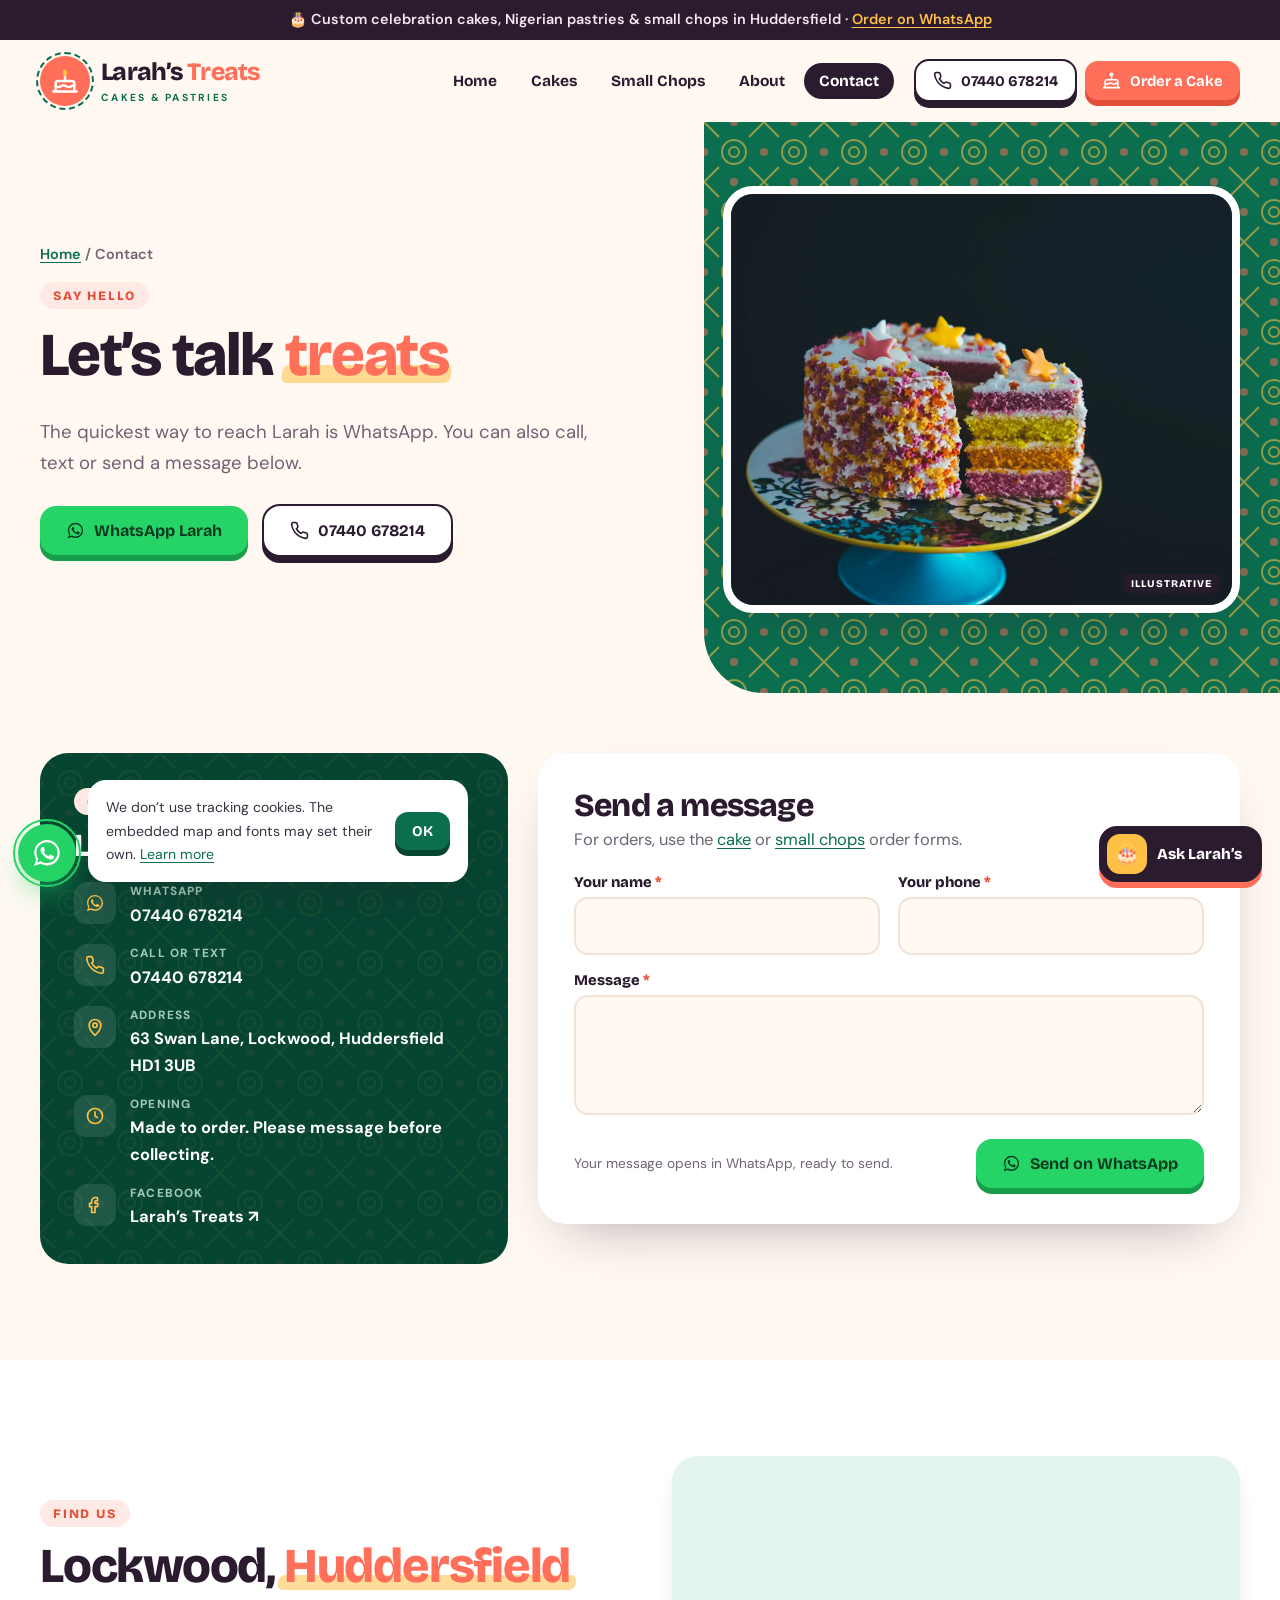
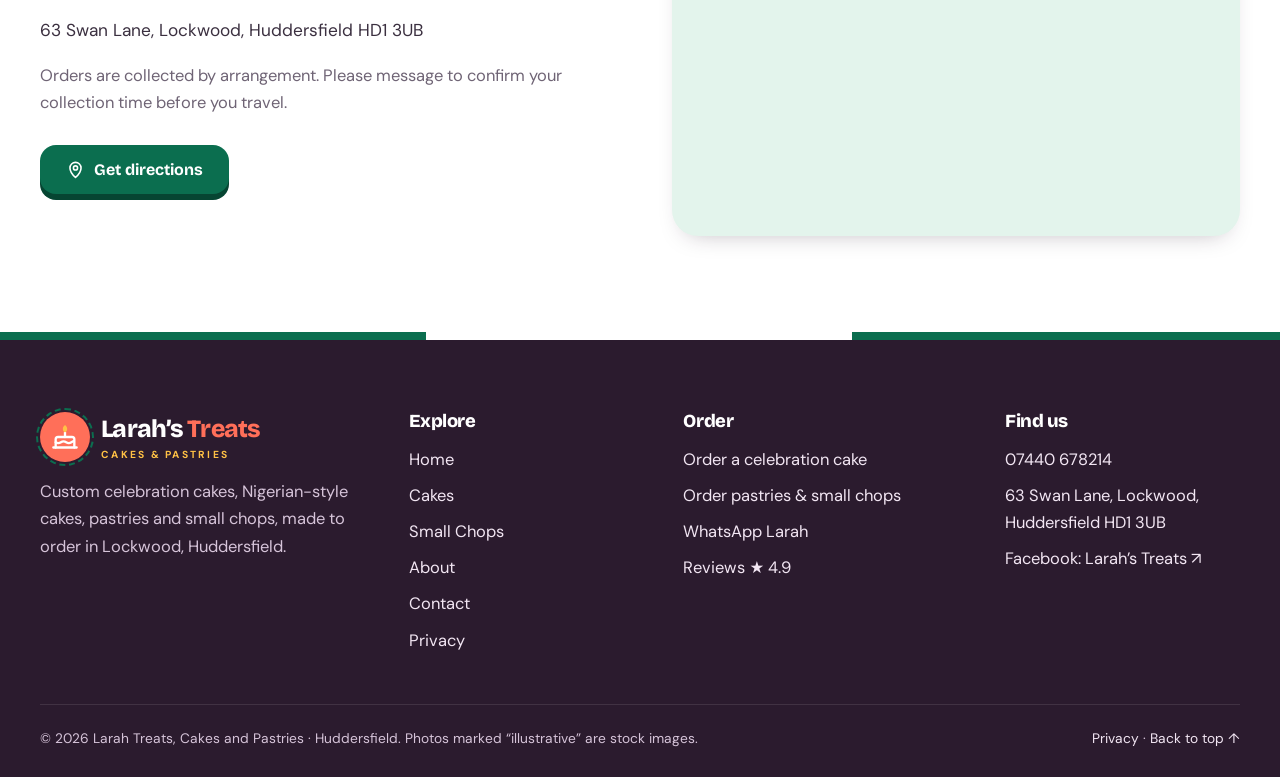
<file: larahs-treats-WEBSITE/contact.html>
<!doctype html>
<html lang="en-GB" class="no-js">
<head>
<meta charset="utf-8">
<meta name="viewport" content="width=device-width, initial-scale=1, viewport-fit=cover">
<title>Contact Larah’s Treats | 07440 678214 | Lockwood, Huddersfield</title>
<meta name="description" content="Contact Larah’s Treats on WhatsApp or call 07440 678214. Cakes, pastries and small chops made to order at 63 Swan Lane, Lockwood, Huddersfield HD1 3UB.">
<link rel="canonical" href="https://www.larahstreats.co.uk/contact.html">
<meta name="theme-color" content="#0b6e4f">
<meta property="og:type" content="website">
<meta property="og:site_name" content="Larah's Treats">
<meta property="og:title" content="Contact Larah’s Treats | 07440 678214 | Lockwood, Huddersfield">
<meta property="og:description" content="Contact Larah’s Treats on WhatsApp or call 07440 678214. Cakes, pastries and small chops made to order at 63 Swan Lane, Lockwood, Huddersfield HD1 3UB.">
<meta property="og:url" content="https://www.larahstreats.co.uk/contact.html">
<meta property="og:image" content="https://www.larahstreats.co.uk/og-image.jpg">
<meta property="og:locale" content="en_GB">
<meta name="twitter:card" content="summary_large_image">
<link rel="icon" href="favicon.png" type="image/png">
<link rel="apple-touch-icon" href="favicon.png">
<link rel="manifest" href="site.webmanifest">
<link rel="preconnect" href="https://fonts.googleapis.com">
<link rel="preconnect" href="https://fonts.gstatic.com" crossorigin>
<link href="https://fonts.googleapis.com/css2?family=Bricolage+Grotesque:opsz,wght@12..96,600;12..96,700;12..96,800&family=DM+Sans:wght@400;500;600;700&display=swap" rel="stylesheet">
<link rel="stylesheet" href="styles.css">
<script type="application/ld+json">{"@context": "https://schema.org", "@type": "Bakery", "name": "Larah Treats, Cakes and Pastries", "alternateName": "Larah's Treats", "url": "https://www.larahstreats.co.uk", "telephone": "+447440678214", "image": "https://www.larahstreats.co.uk/og-image.jpg", "servesCuisine": ["Cakes", "Pastries", "Nigerian"], "address": {"@type": "PostalAddress", "streetAddress": "63 Swan Lane, Lockwood", "addressLocality": "Huddersfield", "postalCode": "HD1 3UB", "addressCountry": "GB"}, "aggregateRating": {"@type": "AggregateRating", "ratingValue": "4.9", "reviewCount": "13"}, "hasMap": "https://www.google.com/maps/search/?api=1&query=63%20Swan%20Lane%2C%20Lockwood%2C%20Huddersfield%20HD1%203UB", "sameAs": ["https://www.facebook.com/p/Larahs-Treats-61572871178761/"]}</script>
<script defer src="site-config.js"></script>
<script defer src="main.js"></script>
<script defer src="chatbot.js"></script>
</head>
<body>
<a class="skip" href="#main">Skip to content</a>
<div class="ribbon">🎂 Custom celebration cakes, Nigerian pastries &amp; small chops in Huddersfield · <a href="https://wa.me/447440678214?text=Hi%20Larah%21%20I%27d%20like%20to%20order%20" target="_blank" rel="noopener">Order on WhatsApp</a></div>
<header class="hdr">
  <div class="wrap hdr-in">
    <a class="logo" href="index.html" aria-label="Larah's Treats home"><span class="bd"><svg viewBox="0 0 24 24" fill="none" stroke="#fff" stroke-width="2" stroke-linecap="round" stroke-linejoin="round" aria-hidden="true"><path d="M4 21v-7a2 2 0 0 1 2-2h12a2 2 0 0 1 2 2v7"/><path d="M4 16.5c1.5 1 3 1 4.5 0s3-1 4.5 0 3 1 4.5 0 2-1 2-1M2 21h20M12 8v4"/><path d="M12 3c1.2 1.4 1.2 3-0 4-1.2-1-1.2-2.6 0-4z" fill="#ffc145" stroke="#ffc145"/></svg></span><span class="tx"><b>Larah’s <i>Treats</i></b><small>Cakes &amp; Pastries</small></span></a>
    <nav class="nav" id="nav" aria-label="Main"><ul><li><a href="index.html">Home</a></li><li><a href="cakes.html">Cakes</a></li><li><a href="small-chops.html">Small Chops</a></li><li><a href="about.html">About</a></li><li><a href="contact.html" aria-current="page">Contact</a></li>
      <li class="m-only"><a class="btn btn-coral btn-block" href="cakes.html#order"><svg viewBox="0 0 24 24" fill="none" stroke="currentColor" stroke-width="2" stroke-linecap="round" stroke-linejoin="round" aria-hidden="true"><path d="M4 21v-8a2 2 0 0 1 2-2h12a2 2 0 0 1 2 2v8"/><path d="M4 16c1.5 1 3 1 4.5 0s3-1 4.5 0 3 1 4.5 0 2-1 2-1M2 21h20M12 7v4M12 3a1.5 1.5 0 0 1 0 3 1.5 1.5 0 0 1 0-3z"/></svg> Order a Cake</a></li>
      <li class="m-only"><a class="btn btn-wa btn-block" href="https://wa.me/447440678214?text=Hi%20Larah%21%20" target="_blank" rel="noopener"><svg viewBox="0 0 32 32" aria-hidden="true"><path fill="currentColor" d="M16 3C9 3 3.3 8.6 3.3 15.6c0 2.5.7 4.9 2 7L3 29l6.6-2.2c2 1.1 4.2 1.7 6.4 1.7 7 0 12.7-5.6 12.7-12.6S23 3 16 3zm0 23.1c-2 0-4-.6-5.7-1.6l-.4-.2-3.9 1.3 1.3-3.8-.3-.4a10.4 10.4 0 0 1-1.6-5.6C5.4 9.9 10.1 5.3 16 5.3s10.6 4.6 10.6 10.3S21.9 26.1 16 26.1zm5.8-7.7c-.3-.2-1.9-.9-2.2-1-.3-.1-.5-.2-.7.2l-1 1.2c-.2.2-.4.2-.7.1-.3-.2-1.3-.5-2.5-1.5-.9-.8-1.5-1.8-1.7-2.1-.2-.3 0-.5.1-.6l.5-.6.3-.5c.1-.2 0-.4 0-.6l-1-2.4c-.3-.6-.5-.5-.7-.5h-.6c-.2 0-.6.1-.9.4-.3.3-1.2 1.1-1.2 2.7s1.2 3.2 1.4 3.4c.2.2 2.4 3.6 5.7 5 .8.3 1.4.5 1.9.7.8.2 1.5.2 2.1.1.6-.1 1.9-.8 2.2-1.5.3-.7.3-1.4.2-1.5-.1-.1-.3-.2-.6-.3z"/></svg> WhatsApp Larah</a></li></ul></nav>
    <div class="hdr-cta">
      <a class="btn btn-line btn-sm" href="tel:+447440678214"><svg viewBox="0 0 24 24" fill="none" stroke="currentColor" stroke-width="2" stroke-linecap="round" stroke-linejoin="round" aria-hidden="true"><path d="M22 16.9v3a2 2 0 0 1-2.2 2 19.8 19.8 0 0 1-8.6-3.1 19.5 19.5 0 0 1-6-6A19.8 19.8 0 0 1 2.1 4.2 2 2 0 0 1 4.1 2h3a2 2 0 0 1 2 1.7c.1.9.4 1.8.7 2.7a2 2 0 0 1-.5 2.1L8 9.8a16 16 0 0 0 6 6l1.3-1.3a2 2 0 0 1 2.1-.4c.9.3 1.8.6 2.7.7a2 2 0 0 1 1.7 2z"/></svg> 07440 678214</a>
      <a class="btn btn-coral btn-sm" href="cakes.html#order"><svg viewBox="0 0 24 24" fill="none" stroke="currentColor" stroke-width="2" stroke-linecap="round" stroke-linejoin="round" aria-hidden="true"><path d="M4 21v-8a2 2 0 0 1 2-2h12a2 2 0 0 1 2 2v8"/><path d="M4 16c1.5 1 3 1 4.5 0s3-1 4.5 0 3 1 4.5 0 2-1 2-1M2 21h20M12 7v4M12 3a1.5 1.5 0 0 1 0 3 1.5 1.5 0 0 1 0-3z"/></svg> Order a Cake</a>
      <button class="burger" aria-label="Open menu" aria-expanded="false" aria-controls="nav"><span></span><span></span><span></span></button>
    </div>
  </div>
</header>
<main id="main">
<section class="phero"><div class="wrap phero-in">
  <div class="load"><div class="crumbs"><a href="index.html">Home</a> / Contact</div><span class="eyebrow">Say hello</span><h1>Let’s talk <span class="mark">treats</span></h1>
    <p class="lead">The quickest way to reach Larah is WhatsApp. You can also call, text or send a message below.</p>
    <div class="btn-row"><a class="btn btn-wa" href="https://wa.me/447440678214?text=Hi%20Larah%21%20" target="_blank" rel="noopener"><svg viewBox="0 0 32 32" aria-hidden="true"><path fill="currentColor" d="M16 3C9 3 3.3 8.6 3.3 15.6c0 2.5.7 4.9 2 7L3 29l6.6-2.2c2 1.1 4.2 1.7 6.4 1.7 7 0 12.7-5.6 12.7-12.6S23 3 16 3zm0 23.1c-2 0-4-.6-5.7-1.6l-.4-.2-3.9 1.3 1.3-3.8-.3-.4a10.4 10.4 0 0 1-1.6-5.6C5.4 9.9 10.1 5.3 16 5.3s10.6 4.6 10.6 10.3S21.9 26.1 16 26.1zm5.8-7.7c-.3-.2-1.9-.9-2.2-1-.3-.1-.5-.2-.7.2l-1 1.2c-.2.2-.4.2-.7.1-.3-.2-1.3-.5-2.5-1.5-.9-.8-1.5-1.8-1.7-2.1-.2-.3 0-.5.1-.6l.5-.6.3-.5c.1-.2 0-.4 0-.6l-1-2.4c-.3-.6-.5-.5-.7-.5h-.6c-.2 0-.6.1-.9.4-.3.3-1.2 1.1-1.2 2.7s1.2 3.2 1.4 3.4c.2.2 2.4 3.6 5.7 5 .8.3 1.4.5 1.9.7.8.2 1.5.2 2.1.1.6-.1 1.9-.8 2.2-1.5.3-.7.3-1.4.2-1.5-.1-.1-.3-.2-.6-.3z"/></svg> WhatsApp Larah</a><a class="btn btn-line" href="tel:+447440678214"><svg viewBox="0 0 24 24" fill="none" stroke="currentColor" stroke-width="2" stroke-linecap="round" stroke-linejoin="round" aria-hidden="true"><path d="M22 16.9v3a2 2 0 0 1-2.2 2 19.8 19.8 0 0 1-8.6-3.1 19.5 19.5 0 0 1-6-6A19.8 19.8 0 0 1 2.1 4.2 2 2 0 0 1 4.1 2h3a2 2 0 0 1 2 1.7c.1.9.4 1.8.7 2.7a2 2 0 0 1-.5 2.1L8 9.8a16 16 0 0 0 6 6l1.3-1.3a2 2 0 0 1 2.1-.4c.9.3 1.8.6 2.7.7a2 2 0 0 1 1.7 2z"/></svg> 07440 678214</a></div></div>
  <div class="pic load"><img src="sprinkle-cake.webp" alt="" width="1000" height="1000"><span class="lbl">Illustrative</span></div>
</div></section>
<section class="sec" id="message" style="padding-top:60px">
  <div class="wrap form-wrap">
    <aside class="form-side rv"><span class="eyebrow">Contact details</span><h2>Larah’s Treats</h2>
      <ul class="vlist">
        <li><i><svg viewBox="0 0 32 32" aria-hidden="true"><path fill="currentColor" d="M16 3C9 3 3.3 8.6 3.3 15.6c0 2.5.7 4.9 2 7L3 29l6.6-2.2c2 1.1 4.2 1.7 6.4 1.7 7 0 12.7-5.6 12.7-12.6S23 3 16 3zm0 23.1c-2 0-4-.6-5.7-1.6l-.4-.2-3.9 1.3 1.3-3.8-.3-.4a10.4 10.4 0 0 1-1.6-5.6C5.4 9.9 10.1 5.3 16 5.3s10.6 4.6 10.6 10.3S21.9 26.1 16 26.1zm5.8-7.7c-.3-.2-1.9-.9-2.2-1-.3-.1-.5-.2-.7.2l-1 1.2c-.2.2-.4.2-.7.1-.3-.2-1.3-.5-2.5-1.5-.9-.8-1.5-1.8-1.7-2.1-.2-.3 0-.5.1-.6l.5-.6.3-.5c.1-.2 0-.4 0-.6l-1-2.4c-.3-.6-.5-.5-.7-.5h-.6c-.2 0-.6.1-.9.4-.3.3-1.2 1.1-1.2 2.7s1.2 3.2 1.4 3.4c.2.2 2.4 3.6 5.7 5 .8.3 1.4.5 1.9.7.8.2 1.5.2 2.1.1.6-.1 1.9-.8 2.2-1.5.3-.7.3-1.4.2-1.5-.1-.1-.3-.2-.6-.3z"/></svg></i><div><small>WhatsApp</small><a href="https://wa.me/447440678214?text=Hi%20Larah%21%20" target="_blank" rel="noopener">07440 678214</a></div></li>
        <li><i><svg viewBox="0 0 24 24" fill="none" stroke="currentColor" stroke-width="2" stroke-linecap="round" stroke-linejoin="round" aria-hidden="true"><path d="M22 16.9v3a2 2 0 0 1-2.2 2 19.8 19.8 0 0 1-8.6-3.1 19.5 19.5 0 0 1-6-6A19.8 19.8 0 0 1 2.1 4.2 2 2 0 0 1 4.1 2h3a2 2 0 0 1 2 1.7c.1.9.4 1.8.7 2.7a2 2 0 0 1-.5 2.1L8 9.8a16 16 0 0 0 6 6l1.3-1.3a2 2 0 0 1 2.1-.4c.9.3 1.8.6 2.7.7a2 2 0 0 1 1.7 2z"/></svg></i><div><small>Call or text</small><a href="tel:+447440678214">07440 678214</a></div></li>
        <li><i><svg viewBox="0 0 24 24" fill="none" stroke="currentColor" stroke-width="2" stroke-linecap="round" stroke-linejoin="round" aria-hidden="true"><path d="M12 22s7-6.2 7-12a7 7 0 0 0-14 0c0 5.8 7 12 7 12z"/><circle cx="12" cy="10" r="2.6"/></svg></i><div><small>Address</small><a href="https://www.google.com/maps/search/?api=1&query=63%20Swan%20Lane%2C%20Lockwood%2C%20Huddersfield%20HD1%203UB" target="_blank" rel="noopener">63 Swan Lane, Lockwood, Huddersfield HD1 3UB</a></div></li>
        <li><i><svg viewBox="0 0 24 24" fill="none" stroke="currentColor" stroke-width="2" stroke-linecap="round" stroke-linejoin="round" aria-hidden="true"><circle cx="12" cy="12" r="9"/><path d="M12 7v5l3 2"/></svg></i><div><small>Opening</small><strong>Made to order. Please message before collecting.</strong></div></li>
        <li><i><svg viewBox="0 0 24 24" fill="none" stroke="currentColor" stroke-width="2" stroke-linecap="round" stroke-linejoin="round" aria-hidden="true"><path d="M15 3h-2.5A4.5 4.5 0 0 0 8 7.5V10H5.5v4H8v7h4v-7h3l.5-4H12V8a1 1 0 0 1 1-1h2z"/></svg></i><div><small>Facebook</small><a href="https://www.facebook.com/p/Larahs-Treats-61572871178761/" target="_blank" rel="noopener">Larah’s Treats ↗</a></div></li>
      </ul></aside>
    <div class="form-card rv d1">
      <h2>Send a message</h2><p style="color:var(--muted)">For orders, use the <a href="cakes.html#order">cake</a> or <a href="small-chops.html#order">small chops</a> order forms.</p>
      <form id="contact-form" data-wa="I have a question 😊" novalidate>
        <div class="fgrid">
          <div class="f"><label for="m-name">Your name <span class="req">*</span></label><input id="m-name" name="name" required autocomplete="name" maxlength="80"><span class="err" role="alert"></span></div>
          <div class="f"><label for="m-phone">Your phone <span class="req">*</span></label><input id="m-phone" name="phone" type="tel" required autocomplete="tel" maxlength="20"><span class="err" role="alert"></span></div>
          <div class="f full"><label for="m-msg">Message <span class="req">*</span></label><textarea id="m-msg" name="message" required maxlength="1500"></textarea><span class="err" role="alert"></span></div>
          <div class="hp" aria-hidden="true"><label for="m-honey">Leave this empty</label><input id="m-honey" name="_honey" tabindex="-1" autocomplete="off"></div>
        </div>
        <div class="form-foot"><small>Your message opens in WhatsApp, ready to send.</small><button class="btn btn-wa" type="submit"><svg viewBox="0 0 32 32" aria-hidden="true"><path fill="currentColor" d="M16 3C9 3 3.3 8.6 3.3 15.6c0 2.5.7 4.9 2 7L3 29l6.6-2.2c2 1.1 4.2 1.7 6.4 1.7 7 0 12.7-5.6 12.7-12.6S23 3 16 3zm0 23.1c-2 0-4-.6-5.7-1.6l-.4-.2-3.9 1.3 1.3-3.8-.3-.4a10.4 10.4 0 0 1-1.6-5.6C5.4 9.9 10.1 5.3 16 5.3s10.6 4.6 10.6 10.3S21.9 26.1 16 26.1zm5.8-7.7c-.3-.2-1.9-.9-2.2-1-.3-.1-.5-.2-.7.2l-1 1.2c-.2.2-.4.2-.7.1-.3-.2-1.3-.5-2.5-1.5-.9-.8-1.5-1.8-1.7-2.1-.2-.3 0-.5.1-.6l.5-.6.3-.5c.1-.2 0-.4 0-.6l-1-2.4c-.3-.6-.5-.5-.7-.5h-.6c-.2 0-.6.1-.9.4-.3.3-1.2 1.1-1.2 2.7s1.2 3.2 1.4 3.4c.2.2 2.4 3.6 5.7 5 .8.3 1.4.5 1.9.7.8.2 1.5.2 2.1.1.6-.1 1.9-.8 2.2-1.5.3-.7.3-1.4.2-1.5-.1-.1-.3-.2-.6-.3z"/></svg> Send on WhatsApp</button></div>
        <div class="status" role="status" aria-live="polite"></div>
      </form>
    </div>
  </div>
</section>
<section class="sec sec-white" id="find">
  <div class="wrap split">
    <div class="rv"><span class="eyebrow">Find us</span><h2>Lockwood, <span class="mark">Huddersfield</span></h2><p style="font-size:1.08rem">63 Swan Lane, Lockwood, Huddersfield HD1 3UB</p>
      <p style="color:var(--muted)">Orders are collected by arrangement. Please message to confirm your collection time before you travel.</p>
      <div class="btn-row"><a class="btn" href="https://www.google.com/maps/search/?api=1&query=63%20Swan%20Lane%2C%20Lockwood%2C%20Huddersfield%20HD1%203UB" target="_blank" rel="noopener"><svg viewBox="0 0 24 24" fill="none" stroke="currentColor" stroke-width="2" stroke-linecap="round" stroke-linejoin="round" aria-hidden="true"><path d="M12 22s7-6.2 7-12a7 7 0 0 0-14 0c0 5.8 7 12 7 12z"/><circle cx="12" cy="10" r="2.6"/></svg> Get directions</a></div></div>
    <div class="map rv d1"><iframe title="Map showing Larah's Treats, 63 Swan Lane, Lockwood, Huddersfield" src="https://maps.google.com/maps?q=63%20Swan%20Lane%2C%20Lockwood%2C%20Huddersfield%20HD1%203UB&amp;z=16&amp;output=embed" loading="lazy" referrerpolicy="no-referrer-when-downgrade" allowfullscreen></iframe></div>
  </div>
</section>
</main>
<footer class="foot">
  <div class="wrap foot-grid">
    <div>
      <a class="logo" href="index.html" aria-label="Larah's Treats home"><span class="bd"><svg viewBox="0 0 24 24" fill="none" stroke="#fff" stroke-width="2" stroke-linecap="round" stroke-linejoin="round" aria-hidden="true"><path d="M4 21v-7a2 2 0 0 1 2-2h12a2 2 0 0 1 2 2v7"/><path d="M4 16.5c1.5 1 3 1 4.5 0s3-1 4.5 0 3 1 4.5 0 2-1 2-1M2 21h20M12 8v4"/><path d="M12 3c1.2 1.4 1.2 3-0 4-1.2-1-1.2-2.6 0-4z" fill="#ffc145" stroke="#ffc145"/></svg></span><span class="tx"><b>Larah’s <i>Treats</i></b><small style="color:var(--gold)">Cakes &amp; Pastries</small></span></a>
      <p>Custom celebration cakes, Nigerian-style cakes, pastries and small chops, made to order in Lockwood, Huddersfield.</p>
    </div>
    <div><h4>Explore</h4><ul><li><a href="index.html">Home</a></li><li><a href="cakes.html">Cakes</a></li><li><a href="small-chops.html">Small Chops</a></li><li><a href="about.html">About</a></li><li><a href="contact.html">Contact</a></li><li><a href="privacy.html">Privacy</a></li></ul></div>
    <div><h4>Order</h4><ul><li><a href="cakes.html#order">Order a celebration cake</a></li><li><a href="small-chops.html#order">Order pastries &amp; small chops</a></li><li><a href="https://wa.me/447440678214?text=Hi%20Larah%21%20" target="_blank" rel="noopener">WhatsApp Larah</a></li><li><a href="https://www.google.com/search?q=Larah+Treats+Cakes+and+Pastries+Huddersfield+reviews" target="_blank" rel="noopener">Reviews ★ 4.9</a></li></ul></div>
    <div><h4>Find us</h4><ul><li><a href="tel:+447440678214">07440 678214</a></li><li><a href="https://www.google.com/maps/search/?api=1&query=63%20Swan%20Lane%2C%20Lockwood%2C%20Huddersfield%20HD1%203UB" target="_blank" rel="noopener">63 Swan Lane, Lockwood, Huddersfield HD1 3UB</a></li><li><a href="https://www.facebook.com/p/Larahs-Treats-61572871178761/" target="_blank" rel="noopener">Facebook: Larah’s Treats ↗</a></li></ul></div>
  </div>
  <div class="wrap foot-bottom"><span>© <span data-year>2026</span> Larah Treats, Cakes and Pastries · Huddersfield. Photos marked “illustrative” are stock images.</span><span><a href="privacy.html">Privacy</a> · <a href="#main">Back to top ↑</a></span></div>
</footer>
<a class="wa-float" href="https://wa.me/447440678214?text=Hi%20Larah%21%20I%20have%20a%20question%20about%20" target="_blank" rel="noopener" aria-label="Chat with Larah's Treats on WhatsApp"><svg viewBox="0 0 32 32" aria-hidden="true"><path fill="currentColor" d="M16 3C9 3 3.3 8.6 3.3 15.6c0 2.5.7 4.9 2 7L3 29l6.6-2.2c2 1.1 4.2 1.7 6.4 1.7 7 0 12.7-5.6 12.7-12.6S23 3 16 3zm0 23.1c-2 0-4-.6-5.7-1.6l-.4-.2-3.9 1.3 1.3-3.8-.3-.4a10.4 10.4 0 0 1-1.6-5.6C5.4 9.9 10.1 5.3 16 5.3s10.6 4.6 10.6 10.3S21.9 26.1 16 26.1zm5.8-7.7c-.3-.2-1.9-.9-2.2-1-.3-.1-.5-.2-.7.2l-1 1.2c-.2.2-.4.2-.7.1-.3-.2-1.3-.5-2.5-1.5-.9-.8-1.5-1.8-1.7-2.1-.2-.3 0-.5.1-.6l.5-.6.3-.5c.1-.2 0-.4 0-.6l-1-2.4c-.3-.6-.5-.5-.7-.5h-.6c-.2 0-.6.1-.9.4-.3.3-1.2 1.1-1.2 2.7s1.2 3.2 1.4 3.4c.2.2 2.4 3.6 5.7 5 .8.3 1.4.5 1.9.7.8.2 1.5.2 2.1.1.6-.1 1.9-.8 2.2-1.5.3-.7.3-1.4.2-1.5-.1-.1-.3-.2-.6-.3z"/></svg></a>
<div class="mbar"><a class="btn btn-wa" href="https://wa.me/447440678214?text=Hi%20Larah%21%20" target="_blank" rel="noopener"><svg viewBox="0 0 32 32" aria-hidden="true"><path fill="currentColor" d="M16 3C9 3 3.3 8.6 3.3 15.6c0 2.5.7 4.9 2 7L3 29l6.6-2.2c2 1.1 4.2 1.7 6.4 1.7 7 0 12.7-5.6 12.7-12.6S23 3 16 3zm0 23.1c-2 0-4-.6-5.7-1.6l-.4-.2-3.9 1.3 1.3-3.8-.3-.4a10.4 10.4 0 0 1-1.6-5.6C5.4 9.9 10.1 5.3 16 5.3s10.6 4.6 10.6 10.3S21.9 26.1 16 26.1zm5.8-7.7c-.3-.2-1.9-.9-2.2-1-.3-.1-.5-.2-.7.2l-1 1.2c-.2.2-.4.2-.7.1-.3-.2-1.3-.5-2.5-1.5-.9-.8-1.5-1.8-1.7-2.1-.2-.3 0-.5.1-.6l.5-.6.3-.5c.1-.2 0-.4 0-.6l-1-2.4c-.3-.6-.5-.5-.7-.5h-.6c-.2 0-.6.1-.9.4-.3.3-1.2 1.1-1.2 2.7s1.2 3.2 1.4 3.4c.2.2 2.4 3.6 5.7 5 .8.3 1.4.5 1.9.7.8.2 1.5.2 2.1.1.6-.1 1.9-.8 2.2-1.5.3-.7.3-1.4.2-1.5-.1-.1-.3-.2-.6-.3z"/></svg> WhatsApp</a><a class="btn btn-coral" href="cakes.html#order"><svg viewBox="0 0 24 24" fill="none" stroke="currentColor" stroke-width="2" stroke-linecap="round" stroke-linejoin="round" aria-hidden="true"><path d="M4 21v-8a2 2 0 0 1 2-2h12a2 2 0 0 1 2 2v8"/><path d="M4 16c1.5 1 3 1 4.5 0s3-1 4.5 0 3 1 4.5 0 2-1 2-1M2 21h20M12 7v4M12 3a1.5 1.5 0 0 1 0 3 1.5 1.5 0 0 1 0-3z"/></svg> Order</a></div>
<div class="cookie" hidden><p>We don’t use tracking cookies. The embedded map and fonts may set their own. <a href="privacy.html">Learn more</a></p><button class="btn btn-sm" type="button">OK</button></div>
</body>
</html>
</file>
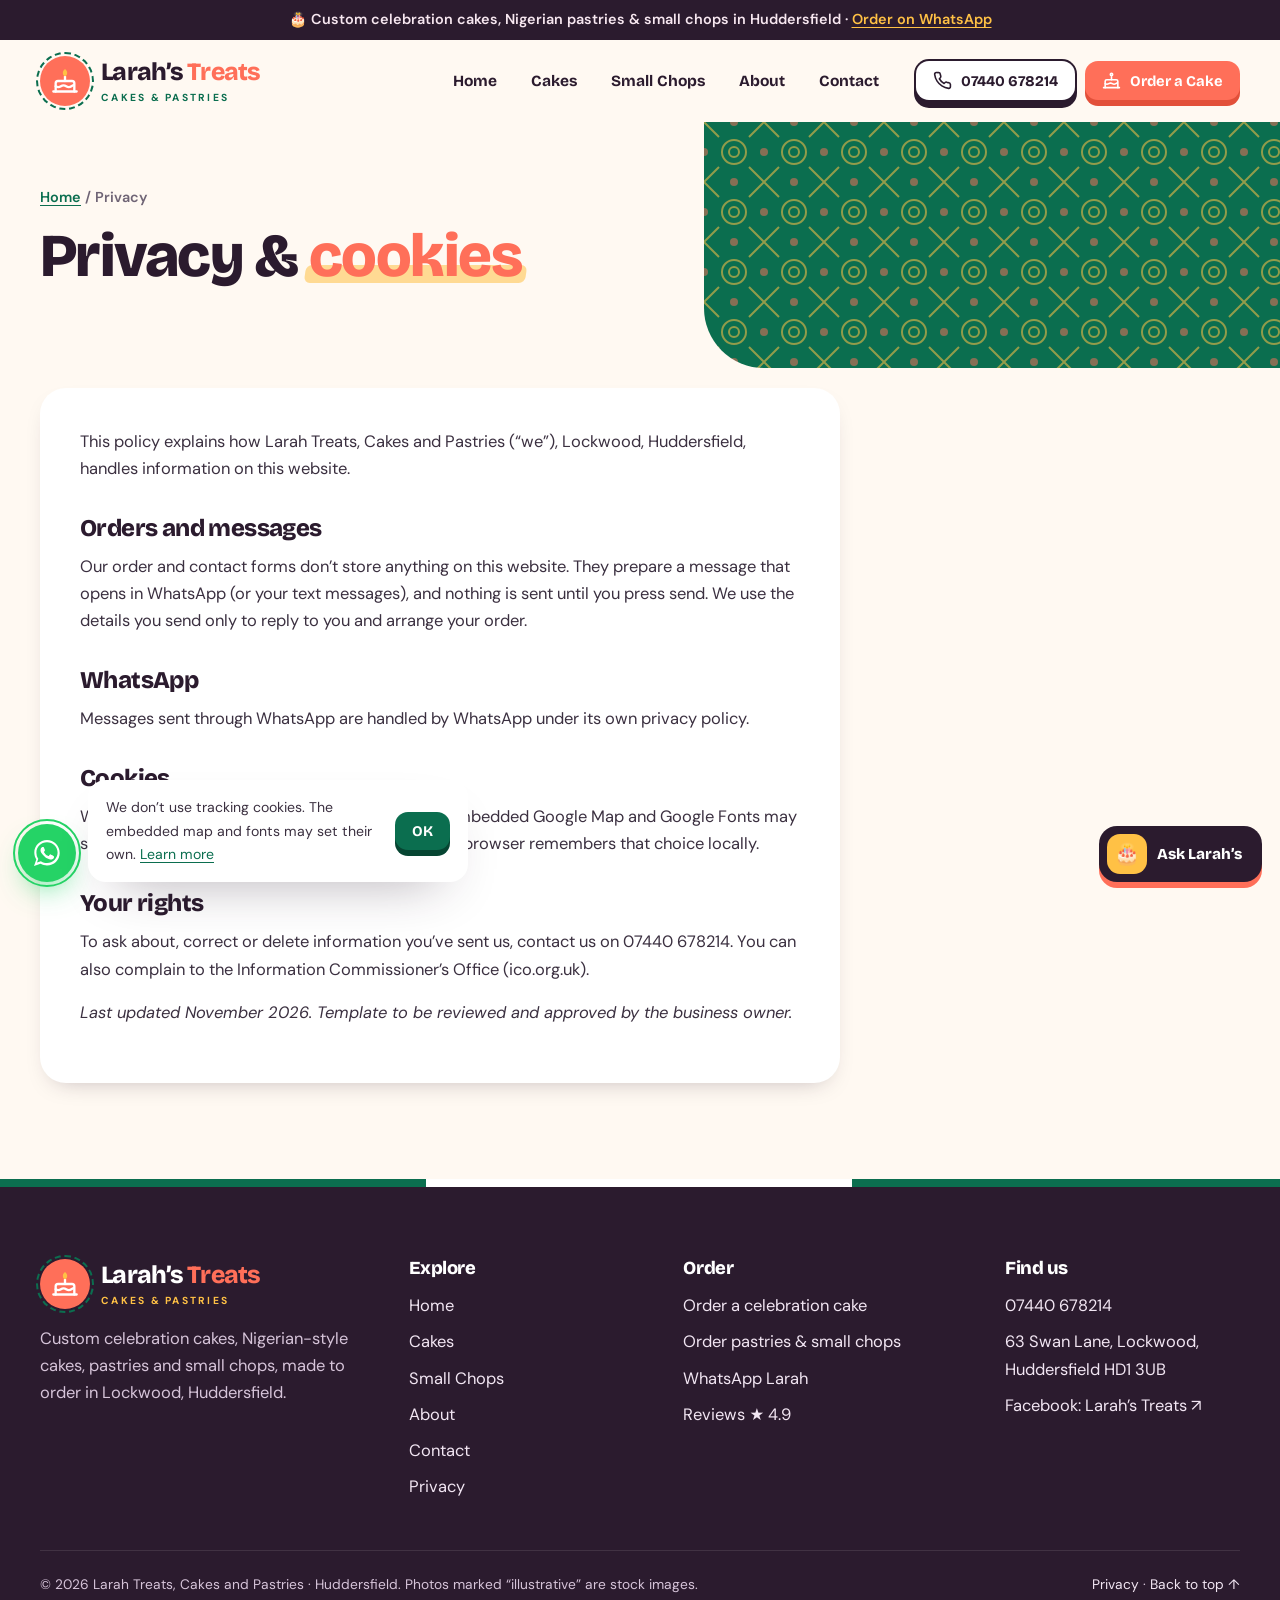
<file: larahs-treats-WEBSITE/privacy.html>
<!doctype html>
<html lang="en-GB" class="no-js">
<head>
<meta charset="utf-8">
<meta name="viewport" content="width=device-width, initial-scale=1, viewport-fit=cover">
<title>Privacy &amp; Cookies | Larah’s Treats</title>
<meta name="description" content="Privacy and cookie policy for the Larah’s Treats website.">
<link rel="canonical" href="https://www.larahstreats.co.uk/privacy.html">
<meta name="theme-color" content="#0b6e4f">
<meta property="og:type" content="website">
<meta property="og:site_name" content="Larah's Treats">
<meta property="og:title" content="Privacy &amp; Cookies | Larah’s Treats">
<meta property="og:description" content="Privacy and cookie policy for the Larah’s Treats website.">
<meta property="og:url" content="https://www.larahstreats.co.uk/privacy.html">
<meta property="og:image" content="https://www.larahstreats.co.uk/og-image.jpg">
<meta property="og:locale" content="en_GB">
<meta name="twitter:card" content="summary_large_image">
<link rel="icon" href="favicon.png" type="image/png">
<link rel="apple-touch-icon" href="favicon.png">
<link rel="manifest" href="site.webmanifest">
<link rel="preconnect" href="https://fonts.googleapis.com">
<link rel="preconnect" href="https://fonts.gstatic.com" crossorigin>
<link href="https://fonts.googleapis.com/css2?family=Bricolage+Grotesque:opsz,wght@12..96,600;12..96,700;12..96,800&family=DM+Sans:wght@400;500;600;700&display=swap" rel="stylesheet">
<link rel="stylesheet" href="styles.css">
<script type="application/ld+json">{"@context": "https://schema.org", "@type": "Bakery", "name": "Larah Treats, Cakes and Pastries", "alternateName": "Larah's Treats", "url": "https://www.larahstreats.co.uk", "telephone": "+447440678214", "image": "https://www.larahstreats.co.uk/og-image.jpg", "servesCuisine": ["Cakes", "Pastries", "Nigerian"], "address": {"@type": "PostalAddress", "streetAddress": "63 Swan Lane, Lockwood", "addressLocality": "Huddersfield", "postalCode": "HD1 3UB", "addressCountry": "GB"}, "aggregateRating": {"@type": "AggregateRating", "ratingValue": "4.9", "reviewCount": "13"}, "hasMap": "https://www.google.com/maps/search/?api=1&query=63%20Swan%20Lane%2C%20Lockwood%2C%20Huddersfield%20HD1%203UB", "sameAs": ["https://www.facebook.com/p/Larahs-Treats-61572871178761/"]}</script>
<script defer src="site-config.js"></script>
<script defer src="main.js"></script>
<script defer src="chatbot.js"></script>
</head>
<body>
<a class="skip" href="#main">Skip to content</a>
<div class="ribbon">🎂 Custom celebration cakes, Nigerian pastries &amp; small chops in Huddersfield · <a href="https://wa.me/447440678214?text=Hi%20Larah%21%20I%27d%20like%20to%20order%20" target="_blank" rel="noopener">Order on WhatsApp</a></div>
<header class="hdr">
  <div class="wrap hdr-in">
    <a class="logo" href="index.html" aria-label="Larah's Treats home"><span class="bd"><svg viewBox="0 0 24 24" fill="none" stroke="#fff" stroke-width="2" stroke-linecap="round" stroke-linejoin="round" aria-hidden="true"><path d="M4 21v-7a2 2 0 0 1 2-2h12a2 2 0 0 1 2 2v7"/><path d="M4 16.5c1.5 1 3 1 4.5 0s3-1 4.5 0 3 1 4.5 0 2-1 2-1M2 21h20M12 8v4"/><path d="M12 3c1.2 1.4 1.2 3-0 4-1.2-1-1.2-2.6 0-4z" fill="#ffc145" stroke="#ffc145"/></svg></span><span class="tx"><b>Larah’s <i>Treats</i></b><small>Cakes &amp; Pastries</small></span></a>
    <nav class="nav" id="nav" aria-label="Main"><ul><li><a href="index.html">Home</a></li><li><a href="cakes.html">Cakes</a></li><li><a href="small-chops.html">Small Chops</a></li><li><a href="about.html">About</a></li><li><a href="contact.html">Contact</a></li>
      <li class="m-only"><a class="btn btn-coral btn-block" href="cakes.html#order"><svg viewBox="0 0 24 24" fill="none" stroke="currentColor" stroke-width="2" stroke-linecap="round" stroke-linejoin="round" aria-hidden="true"><path d="M4 21v-8a2 2 0 0 1 2-2h12a2 2 0 0 1 2 2v8"/><path d="M4 16c1.5 1 3 1 4.5 0s3-1 4.5 0 3 1 4.5 0 2-1 2-1M2 21h20M12 7v4M12 3a1.5 1.5 0 0 1 0 3 1.5 1.5 0 0 1 0-3z"/></svg> Order a Cake</a></li>
      <li class="m-only"><a class="btn btn-wa btn-block" href="https://wa.me/447440678214?text=Hi%20Larah%21%20" target="_blank" rel="noopener"><svg viewBox="0 0 32 32" aria-hidden="true"><path fill="currentColor" d="M16 3C9 3 3.3 8.6 3.3 15.6c0 2.5.7 4.9 2 7L3 29l6.6-2.2c2 1.1 4.2 1.7 6.4 1.7 7 0 12.7-5.6 12.7-12.6S23 3 16 3zm0 23.1c-2 0-4-.6-5.7-1.6l-.4-.2-3.9 1.3 1.3-3.8-.3-.4a10.4 10.4 0 0 1-1.6-5.6C5.4 9.9 10.1 5.3 16 5.3s10.6 4.6 10.6 10.3S21.9 26.1 16 26.1zm5.8-7.7c-.3-.2-1.9-.9-2.2-1-.3-.1-.5-.2-.7.2l-1 1.2c-.2.2-.4.2-.7.1-.3-.2-1.3-.5-2.5-1.5-.9-.8-1.5-1.8-1.7-2.1-.2-.3 0-.5.1-.6l.5-.6.3-.5c.1-.2 0-.4 0-.6l-1-2.4c-.3-.6-.5-.5-.7-.5h-.6c-.2 0-.6.1-.9.4-.3.3-1.2 1.1-1.2 2.7s1.2 3.2 1.4 3.4c.2.2 2.4 3.6 5.7 5 .8.3 1.4.5 1.9.7.8.2 1.5.2 2.1.1.6-.1 1.9-.8 2.2-1.5.3-.7.3-1.4.2-1.5-.1-.1-.3-.2-.6-.3z"/></svg> WhatsApp Larah</a></li></ul></nav>
    <div class="hdr-cta">
      <a class="btn btn-line btn-sm" href="tel:+447440678214"><svg viewBox="0 0 24 24" fill="none" stroke="currentColor" stroke-width="2" stroke-linecap="round" stroke-linejoin="round" aria-hidden="true"><path d="M22 16.9v3a2 2 0 0 1-2.2 2 19.8 19.8 0 0 1-8.6-3.1 19.5 19.5 0 0 1-6-6A19.8 19.8 0 0 1 2.1 4.2 2 2 0 0 1 4.1 2h3a2 2 0 0 1 2 1.7c.1.9.4 1.8.7 2.7a2 2 0 0 1-.5 2.1L8 9.8a16 16 0 0 0 6 6l1.3-1.3a2 2 0 0 1 2.1-.4c.9.3 1.8.6 2.7.7a2 2 0 0 1 1.7 2z"/></svg> 07440 678214</a>
      <a class="btn btn-coral btn-sm" href="cakes.html#order"><svg viewBox="0 0 24 24" fill="none" stroke="currentColor" stroke-width="2" stroke-linecap="round" stroke-linejoin="round" aria-hidden="true"><path d="M4 21v-8a2 2 0 0 1 2-2h12a2 2 0 0 1 2 2v8"/><path d="M4 16c1.5 1 3 1 4.5 0s3-1 4.5 0 3 1 4.5 0 2-1 2-1M2 21h20M12 7v4M12 3a1.5 1.5 0 0 1 0 3 1.5 1.5 0 0 1 0-3z"/></svg> Order a Cake</a>
      <button class="burger" aria-label="Open menu" aria-expanded="false" aria-controls="nav"><span></span><span></span><span></span></button>
    </div>
  </div>
</header>
<main id="main">
<section class="phero" style="padding-bottom:50px"><div class="wrap load" style="position:relative"><div class="crumbs"><a href="index.html">Home</a> / Privacy</div><h1>Privacy &amp; <span class="mark">cookies</span></h1></div></section>
<section class="sec" style="padding-top:20px"><div class="wrap"><div class="legal">
<p>This policy explains how Larah Treats, Cakes and Pastries (“we”), Lockwood, Huddersfield, handles information on this website.</p>
<h2>Orders and messages</h2><p>Our order and contact forms don’t store anything on this website. They prepare a message that opens in WhatsApp (or your text messages), and nothing is sent until you press send. We use the details you send only to reply to you and arrange your order.</p>
<h2>WhatsApp</h2><p>Messages sent through WhatsApp are handled by WhatsApp under its own privacy policy.</p>
<h2>Cookies</h2><p>We don’t use tracking or advertising cookies. The embedded Google Map and Google Fonts may set their own. If you dismiss the cookie notice, your browser remembers that choice locally.</p>
<h2>Your rights</h2><p>To ask about, correct or delete information you’ve sent us, contact us on 07440 678214. You can also complain to the Information Commissioner’s Office (ico.org.uk).</p>
<p><em>Last updated November 2026. Template to be reviewed and approved by the business owner.</em></p>
</div></div></section>
</main>
<footer class="foot">
  <div class="wrap foot-grid">
    <div>
      <a class="logo" href="index.html" aria-label="Larah's Treats home"><span class="bd"><svg viewBox="0 0 24 24" fill="none" stroke="#fff" stroke-width="2" stroke-linecap="round" stroke-linejoin="round" aria-hidden="true"><path d="M4 21v-7a2 2 0 0 1 2-2h12a2 2 0 0 1 2 2v7"/><path d="M4 16.5c1.5 1 3 1 4.5 0s3-1 4.5 0 3 1 4.5 0 2-1 2-1M2 21h20M12 8v4"/><path d="M12 3c1.2 1.4 1.2 3-0 4-1.2-1-1.2-2.6 0-4z" fill="#ffc145" stroke="#ffc145"/></svg></span><span class="tx"><b>Larah’s <i>Treats</i></b><small style="color:var(--gold)">Cakes &amp; Pastries</small></span></a>
      <p>Custom celebration cakes, Nigerian-style cakes, pastries and small chops, made to order in Lockwood, Huddersfield.</p>
    </div>
    <div><h4>Explore</h4><ul><li><a href="index.html">Home</a></li><li><a href="cakes.html">Cakes</a></li><li><a href="small-chops.html">Small Chops</a></li><li><a href="about.html">About</a></li><li><a href="contact.html">Contact</a></li><li><a href="privacy.html">Privacy</a></li></ul></div>
    <div><h4>Order</h4><ul><li><a href="cakes.html#order">Order a celebration cake</a></li><li><a href="small-chops.html#order">Order pastries &amp; small chops</a></li><li><a href="https://wa.me/447440678214?text=Hi%20Larah%21%20" target="_blank" rel="noopener">WhatsApp Larah</a></li><li><a href="https://www.google.com/search?q=Larah+Treats+Cakes+and+Pastries+Huddersfield+reviews" target="_blank" rel="noopener">Reviews ★ 4.9</a></li></ul></div>
    <div><h4>Find us</h4><ul><li><a href="tel:+447440678214">07440 678214</a></li><li><a href="https://www.google.com/maps/search/?api=1&query=63%20Swan%20Lane%2C%20Lockwood%2C%20Huddersfield%20HD1%203UB" target="_blank" rel="noopener">63 Swan Lane, Lockwood, Huddersfield HD1 3UB</a></li><li><a href="https://www.facebook.com/p/Larahs-Treats-61572871178761/" target="_blank" rel="noopener">Facebook: Larah’s Treats ↗</a></li></ul></div>
  </div>
  <div class="wrap foot-bottom"><span>© <span data-year>2026</span> Larah Treats, Cakes and Pastries · Huddersfield. Photos marked “illustrative” are stock images.</span><span><a href="privacy.html">Privacy</a> · <a href="#main">Back to top ↑</a></span></div>
</footer>
<a class="wa-float" href="https://wa.me/447440678214?text=Hi%20Larah%21%20I%20have%20a%20question%20about%20" target="_blank" rel="noopener" aria-label="Chat with Larah's Treats on WhatsApp"><svg viewBox="0 0 32 32" aria-hidden="true"><path fill="currentColor" d="M16 3C9 3 3.3 8.6 3.3 15.6c0 2.5.7 4.9 2 7L3 29l6.6-2.2c2 1.1 4.2 1.7 6.4 1.7 7 0 12.7-5.6 12.7-12.6S23 3 16 3zm0 23.1c-2 0-4-.6-5.7-1.6l-.4-.2-3.9 1.3 1.3-3.8-.3-.4a10.4 10.4 0 0 1-1.6-5.6C5.4 9.9 10.1 5.3 16 5.3s10.6 4.6 10.6 10.3S21.9 26.1 16 26.1zm5.8-7.7c-.3-.2-1.9-.9-2.2-1-.3-.1-.5-.2-.7.2l-1 1.2c-.2.2-.4.2-.7.1-.3-.2-1.3-.5-2.5-1.5-.9-.8-1.5-1.8-1.7-2.1-.2-.3 0-.5.1-.6l.5-.6.3-.5c.1-.2 0-.4 0-.6l-1-2.4c-.3-.6-.5-.5-.7-.5h-.6c-.2 0-.6.1-.9.4-.3.3-1.2 1.1-1.2 2.7s1.2 3.2 1.4 3.4c.2.2 2.4 3.6 5.7 5 .8.3 1.4.5 1.9.7.8.2 1.5.2 2.1.1.6-.1 1.9-.8 2.2-1.5.3-.7.3-1.4.2-1.5-.1-.1-.3-.2-.6-.3z"/></svg></a>
<div class="mbar"><a class="btn btn-wa" href="https://wa.me/447440678214?text=Hi%20Larah%21%20" target="_blank" rel="noopener"><svg viewBox="0 0 32 32" aria-hidden="true"><path fill="currentColor" d="M16 3C9 3 3.3 8.6 3.3 15.6c0 2.5.7 4.9 2 7L3 29l6.6-2.2c2 1.1 4.2 1.7 6.4 1.7 7 0 12.7-5.6 12.7-12.6S23 3 16 3zm0 23.1c-2 0-4-.6-5.7-1.6l-.4-.2-3.9 1.3 1.3-3.8-.3-.4a10.4 10.4 0 0 1-1.6-5.6C5.4 9.9 10.1 5.3 16 5.3s10.6 4.6 10.6 10.3S21.9 26.1 16 26.1zm5.8-7.7c-.3-.2-1.9-.9-2.2-1-.3-.1-.5-.2-.7.2l-1 1.2c-.2.2-.4.2-.7.1-.3-.2-1.3-.5-2.5-1.5-.9-.8-1.5-1.8-1.7-2.1-.2-.3 0-.5.1-.6l.5-.6.3-.5c.1-.2 0-.4 0-.6l-1-2.4c-.3-.6-.5-.5-.7-.5h-.6c-.2 0-.6.1-.9.4-.3.3-1.2 1.1-1.2 2.7s1.2 3.2 1.4 3.4c.2.2 2.4 3.6 5.7 5 .8.3 1.4.5 1.9.7.8.2 1.5.2 2.1.1.6-.1 1.9-.8 2.2-1.5.3-.7.3-1.4.2-1.5-.1-.1-.3-.2-.6-.3z"/></svg> WhatsApp</a><a class="btn btn-coral" href="cakes.html#order"><svg viewBox="0 0 24 24" fill="none" stroke="currentColor" stroke-width="2" stroke-linecap="round" stroke-linejoin="round" aria-hidden="true"><path d="M4 21v-8a2 2 0 0 1 2-2h12a2 2 0 0 1 2 2v8"/><path d="M4 16c1.5 1 3 1 4.5 0s3-1 4.5 0 3 1 4.5 0 2-1 2-1M2 21h20M12 7v4M12 3a1.5 1.5 0 0 1 0 3 1.5 1.5 0 0 1 0-3z"/></svg> Order</a></div>
<div class="cookie" hidden><p>We don’t use tracking cookies. The embedded map and fonts may set their own. <a href="privacy.html">Learn more</a></p><button class="btn btn-sm" type="button">OK</button></div>
</body>
</html>
</file>
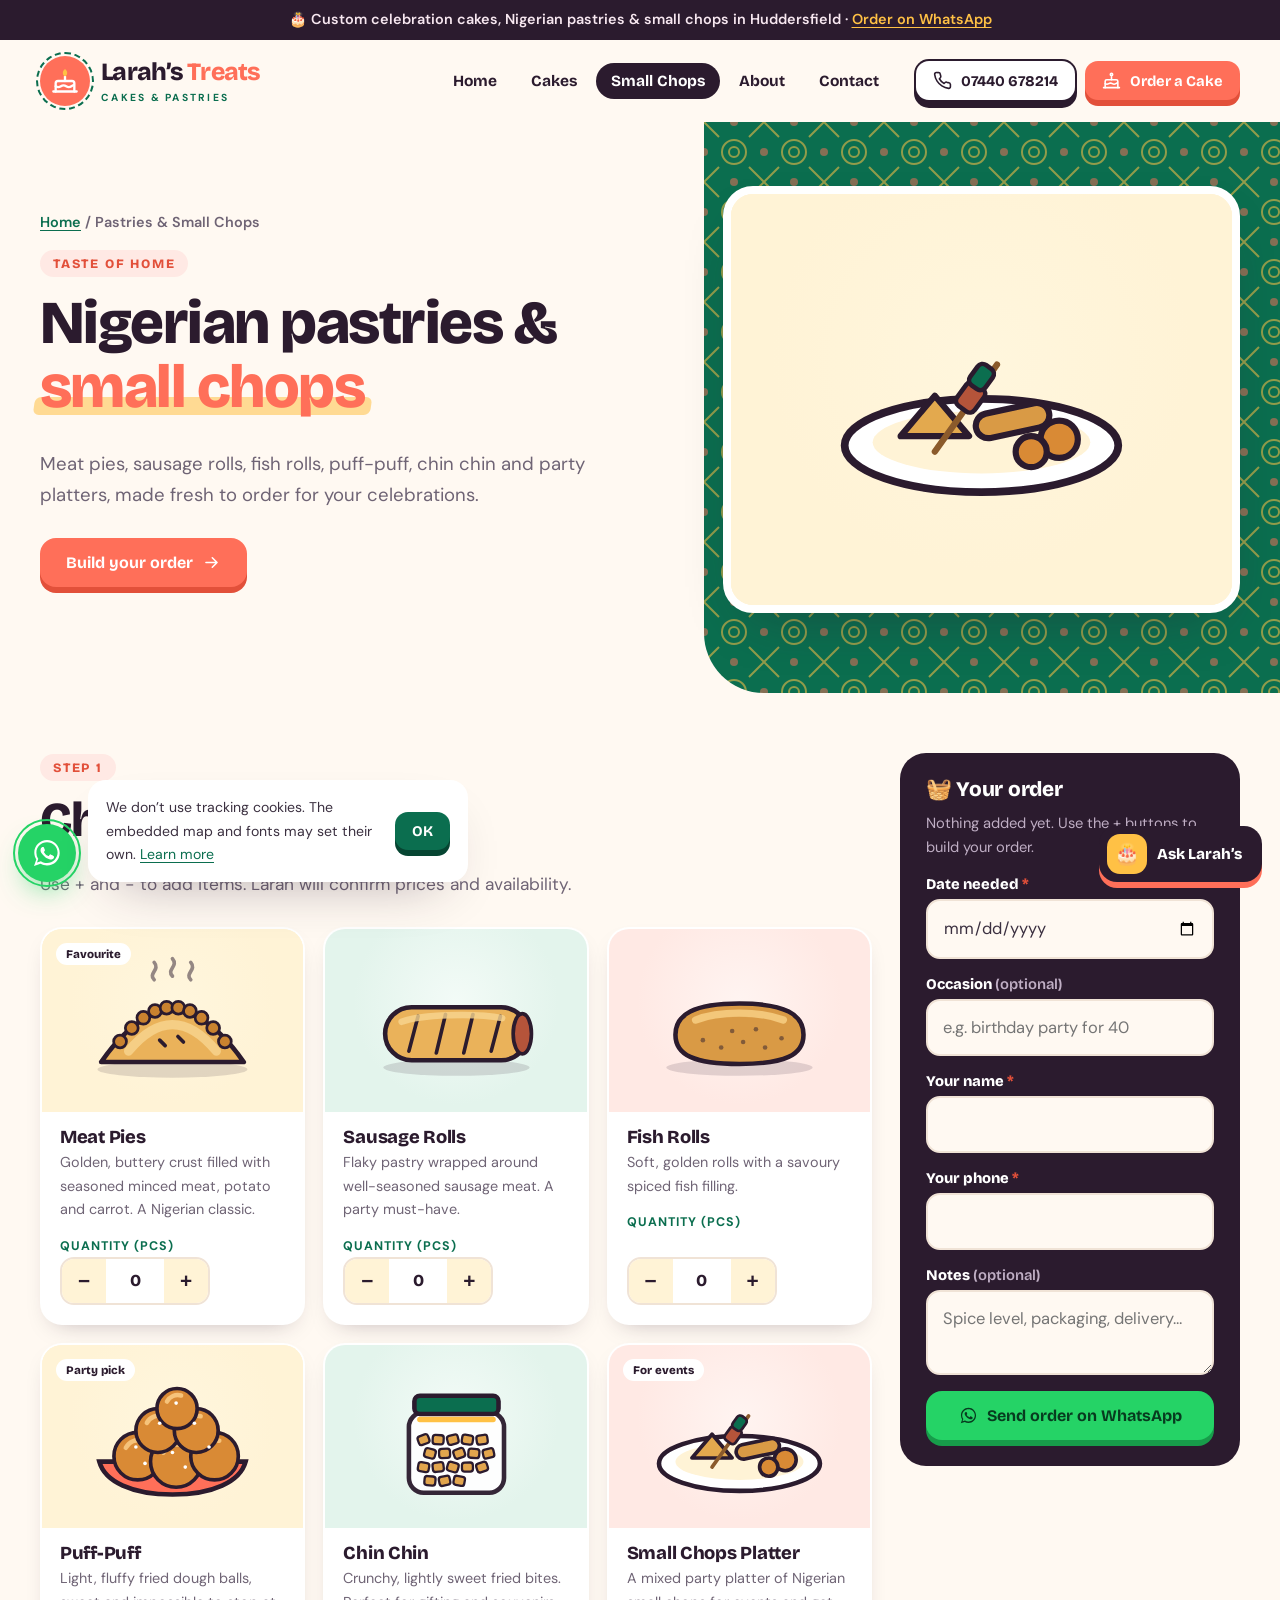
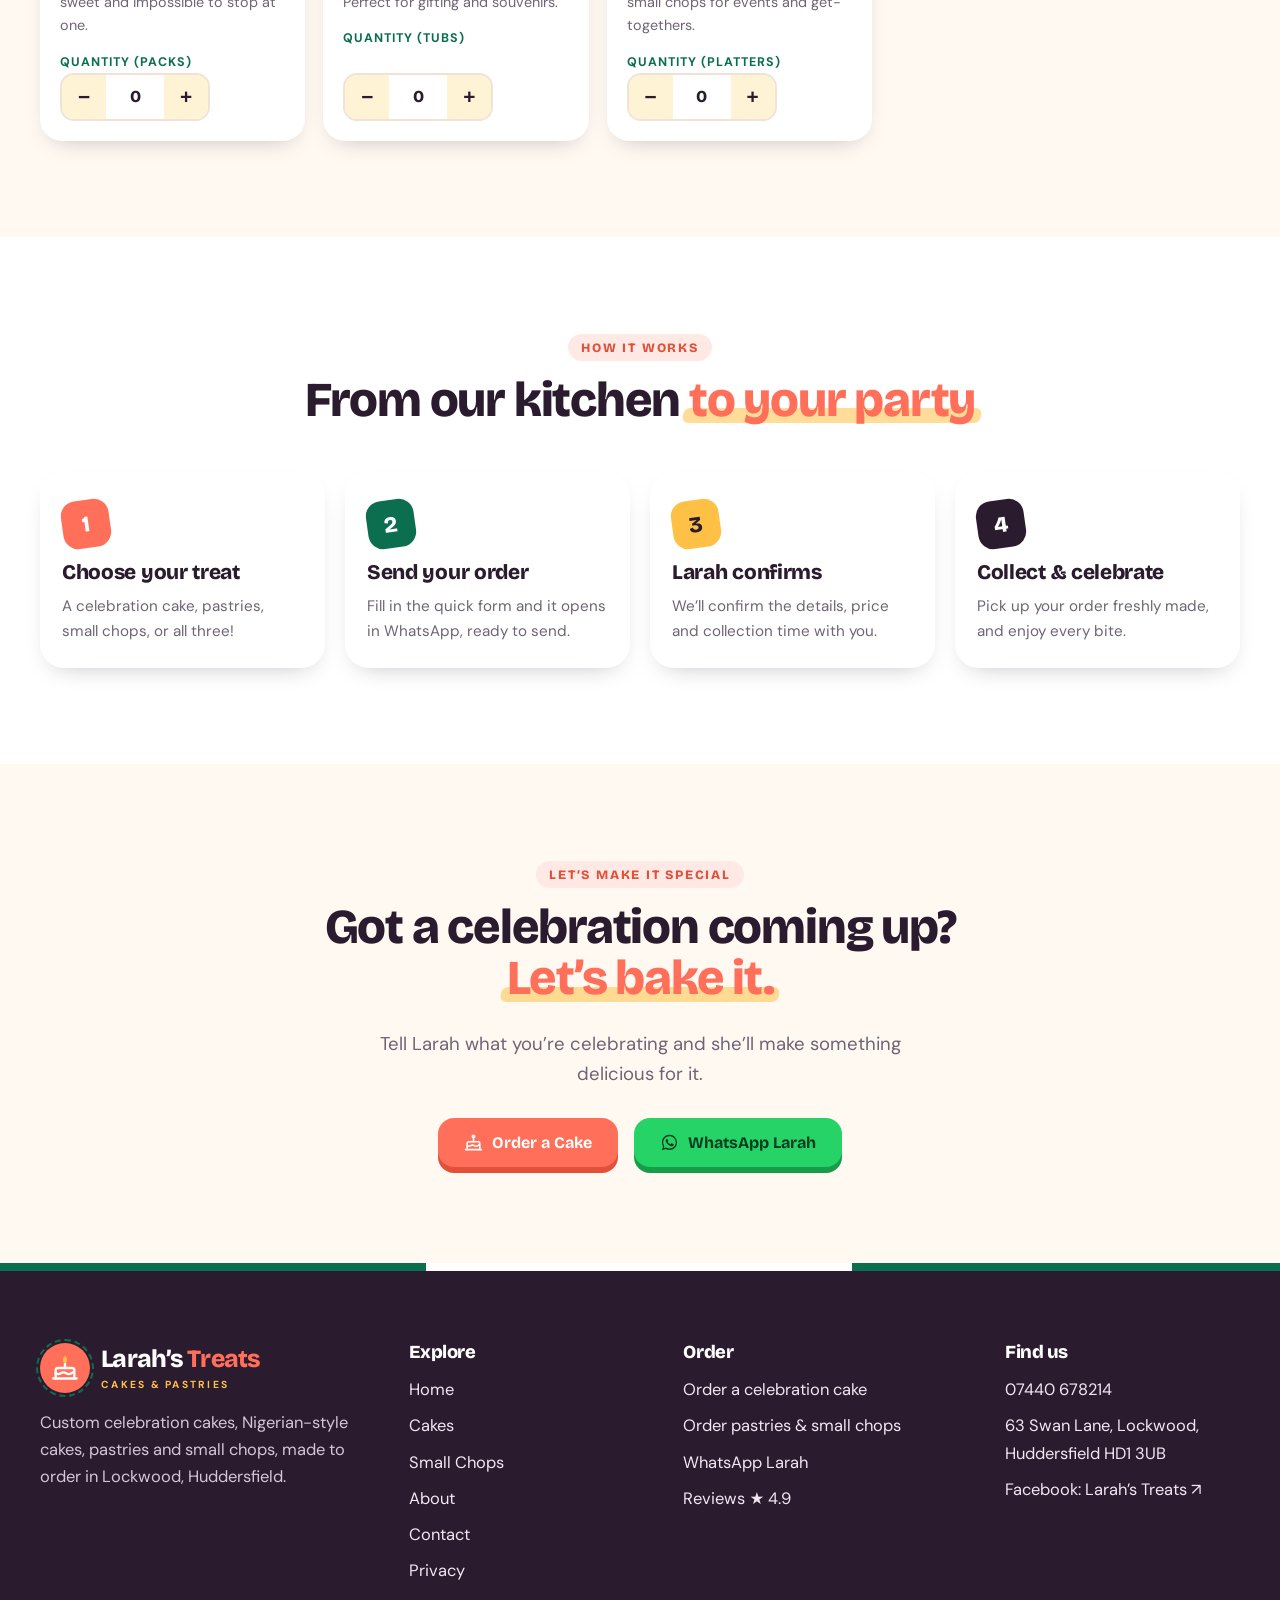
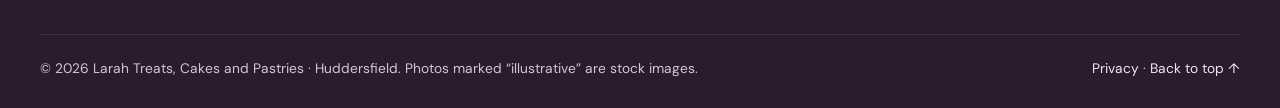
<file: larahs-treats-WEBSITE/small-chops.html>
<!doctype html>
<html lang="en-GB" class="no-js">
<head>
<meta charset="utf-8">
<meta name="viewport" content="width=device-width, initial-scale=1, viewport-fit=cover">
<title>Nigerian Small Chops, Meat Pies &amp; Puff-Puff Huddersfield | Larah’s Treats</title>
<meta name="description" content="Order Nigerian meat pies, sausage rolls, fish rolls, puff-puff, chin chin and small chops platters in Huddersfield. Build your order and send it on WhatsApp.">
<link rel="canonical" href="https://www.larahstreats.co.uk/small-chops.html">
<meta name="theme-color" content="#0b6e4f">
<meta property="og:type" content="website">
<meta property="og:site_name" content="Larah's Treats">
<meta property="og:title" content="Nigerian Small Chops, Meat Pies &amp; Puff-Puff Huddersfield | Larah’s Treats">
<meta property="og:description" content="Order Nigerian meat pies, sausage rolls, fish rolls, puff-puff, chin chin and small chops platters in Huddersfield. Build your order and send it on WhatsApp.">
<meta property="og:url" content="https://www.larahstreats.co.uk/small-chops.html">
<meta property="og:image" content="https://www.larahstreats.co.uk/og-image.jpg">
<meta property="og:locale" content="en_GB">
<meta name="twitter:card" content="summary_large_image">
<link rel="icon" href="favicon.png" type="image/png">
<link rel="apple-touch-icon" href="favicon.png">
<link rel="manifest" href="site.webmanifest">
<link rel="preconnect" href="https://fonts.googleapis.com">
<link rel="preconnect" href="https://fonts.gstatic.com" crossorigin>
<link href="https://fonts.googleapis.com/css2?family=Bricolage+Grotesque:opsz,wght@12..96,600;12..96,700;12..96,800&family=DM+Sans:wght@400;500;600;700&display=swap" rel="stylesheet">
<link rel="stylesheet" href="styles.css">
<script type="application/ld+json">{"@context": "https://schema.org", "@type": "Bakery", "name": "Larah Treats, Cakes and Pastries", "alternateName": "Larah's Treats", "url": "https://www.larahstreats.co.uk", "telephone": "+447440678214", "image": "https://www.larahstreats.co.uk/og-image.jpg", "servesCuisine": ["Cakes", "Pastries", "Nigerian"], "address": {"@type": "PostalAddress", "streetAddress": "63 Swan Lane, Lockwood", "addressLocality": "Huddersfield", "postalCode": "HD1 3UB", "addressCountry": "GB"}, "aggregateRating": {"@type": "AggregateRating", "ratingValue": "4.9", "reviewCount": "13"}, "hasMap": "https://www.google.com/maps/search/?api=1&query=63%20Swan%20Lane%2C%20Lockwood%2C%20Huddersfield%20HD1%203UB", "sameAs": ["https://www.facebook.com/p/Larahs-Treats-61572871178761/"]}</script>
<script defer src="site-config.js"></script>
<script defer src="main.js"></script>
<script defer src="chatbot.js"></script>
</head>
<body>
<a class="skip" href="#main">Skip to content</a>
<div class="ribbon">🎂 Custom celebration cakes, Nigerian pastries &amp; small chops in Huddersfield · <a href="https://wa.me/447440678214?text=Hi%20Larah%21%20I%27d%20like%20to%20order%20" target="_blank" rel="noopener">Order on WhatsApp</a></div>
<header class="hdr">
  <div class="wrap hdr-in">
    <a class="logo" href="index.html" aria-label="Larah's Treats home"><span class="bd"><svg viewBox="0 0 24 24" fill="none" stroke="#fff" stroke-width="2" stroke-linecap="round" stroke-linejoin="round" aria-hidden="true"><path d="M4 21v-7a2 2 0 0 1 2-2h12a2 2 0 0 1 2 2v7"/><path d="M4 16.5c1.5 1 3 1 4.5 0s3-1 4.5 0 3 1 4.5 0 2-1 2-1M2 21h20M12 8v4"/><path d="M12 3c1.2 1.4 1.2 3-0 4-1.2-1-1.2-2.6 0-4z" fill="#ffc145" stroke="#ffc145"/></svg></span><span class="tx"><b>Larah’s <i>Treats</i></b><small>Cakes &amp; Pastries</small></span></a>
    <nav class="nav" id="nav" aria-label="Main"><ul><li><a href="index.html">Home</a></li><li><a href="cakes.html">Cakes</a></li><li><a href="small-chops.html" aria-current="page">Small Chops</a></li><li><a href="about.html">About</a></li><li><a href="contact.html">Contact</a></li>
      <li class="m-only"><a class="btn btn-coral btn-block" href="cakes.html#order"><svg viewBox="0 0 24 24" fill="none" stroke="currentColor" stroke-width="2" stroke-linecap="round" stroke-linejoin="round" aria-hidden="true"><path d="M4 21v-8a2 2 0 0 1 2-2h12a2 2 0 0 1 2 2v8"/><path d="M4 16c1.5 1 3 1 4.5 0s3-1 4.5 0 3 1 4.5 0 2-1 2-1M2 21h20M12 7v4M12 3a1.5 1.5 0 0 1 0 3 1.5 1.5 0 0 1 0-3z"/></svg> Order a Cake</a></li>
      <li class="m-only"><a class="btn btn-wa btn-block" href="https://wa.me/447440678214?text=Hi%20Larah%21%20" target="_blank" rel="noopener"><svg viewBox="0 0 32 32" aria-hidden="true"><path fill="currentColor" d="M16 3C9 3 3.3 8.6 3.3 15.6c0 2.5.7 4.9 2 7L3 29l6.6-2.2c2 1.1 4.2 1.7 6.4 1.7 7 0 12.7-5.6 12.7-12.6S23 3 16 3zm0 23.1c-2 0-4-.6-5.7-1.6l-.4-.2-3.9 1.3 1.3-3.8-.3-.4a10.4 10.4 0 0 1-1.6-5.6C5.4 9.9 10.1 5.3 16 5.3s10.6 4.6 10.6 10.3S21.9 26.1 16 26.1zm5.8-7.7c-.3-.2-1.9-.9-2.2-1-.3-.1-.5-.2-.7.2l-1 1.2c-.2.2-.4.2-.7.1-.3-.2-1.3-.5-2.5-1.5-.9-.8-1.5-1.8-1.7-2.1-.2-.3 0-.5.1-.6l.5-.6.3-.5c.1-.2 0-.4 0-.6l-1-2.4c-.3-.6-.5-.5-.7-.5h-.6c-.2 0-.6.1-.9.4-.3.3-1.2 1.1-1.2 2.7s1.2 3.2 1.4 3.4c.2.2 2.4 3.6 5.7 5 .8.3 1.4.5 1.9.7.8.2 1.5.2 2.1.1.6-.1 1.9-.8 2.2-1.5.3-.7.3-1.4.2-1.5-.1-.1-.3-.2-.6-.3z"/></svg> WhatsApp Larah</a></li></ul></nav>
    <div class="hdr-cta">
      <a class="btn btn-line btn-sm" href="tel:+447440678214"><svg viewBox="0 0 24 24" fill="none" stroke="currentColor" stroke-width="2" stroke-linecap="round" stroke-linejoin="round" aria-hidden="true"><path d="M22 16.9v3a2 2 0 0 1-2.2 2 19.8 19.8 0 0 1-8.6-3.1 19.5 19.5 0 0 1-6-6A19.8 19.8 0 0 1 2.1 4.2 2 2 0 0 1 4.1 2h3a2 2 0 0 1 2 1.7c.1.9.4 1.8.7 2.7a2 2 0 0 1-.5 2.1L8 9.8a16 16 0 0 0 6 6l1.3-1.3a2 2 0 0 1 2.1-.4c.9.3 1.8.6 2.7.7a2 2 0 0 1 1.7 2z"/></svg> 07440 678214</a>
      <a class="btn btn-coral btn-sm" href="cakes.html#order"><svg viewBox="0 0 24 24" fill="none" stroke="currentColor" stroke-width="2" stroke-linecap="round" stroke-linejoin="round" aria-hidden="true"><path d="M4 21v-8a2 2 0 0 1 2-2h12a2 2 0 0 1 2 2v8"/><path d="M4 16c1.5 1 3 1 4.5 0s3-1 4.5 0 3 1 4.5 0 2-1 2-1M2 21h20M12 7v4M12 3a1.5 1.5 0 0 1 0 3 1.5 1.5 0 0 1 0-3z"/></svg> Order a Cake</a>
      <button class="burger" aria-label="Open menu" aria-expanded="false" aria-controls="nav"><span></span><span></span><span></span></button>
    </div>
  </div>
</header>
<main id="main">
<section class="phero"><div class="wrap phero-in">
  <div class="load"><div class="crumbs"><a href="index.html">Home</a> / Pastries &amp; Small Chops</div><span class="eyebrow">Taste of home</span><h1>Nigerian pastries &amp; <span class="mark">small chops</span></h1>
    <p class="lead">Meat pies, sausage rolls, fish rolls, puff-puff, chin chin and party platters, made fresh to order for your celebrations.</p>
    <div class="btn-row"><a class="btn btn-coral" href="#order">Build your order <svg class="arr" viewBox="0 0 24 24" fill="none" stroke="currentColor" stroke-width="2" stroke-linecap="round" stroke-linejoin="round" aria-hidden="true"><path d="M5 12h14M13 6l6 6-6 6"/></svg></a></div></div>
  <div class="pic load" style="background:var(--gold-l)"><div class="illo"><svg viewBox="0 0 200 140" role="img" aria-label="Illustration: Small chops platter"><ellipse cx="100" cy="100" rx="88" ry="30" fill="#fff" stroke="#2b1b2e" stroke-width="5"/><ellipse cx="100" cy="98" rx="70" ry="20" fill="#fff3d6"/><path d="M48 94l22-26 22 26z" fill="#e3a94e" stroke="#2b1b2e" stroke-width="4" stroke-linejoin="round"/><rect x="96" y="76" width="48" height="16" rx="8" fill="#d99a45" stroke="#2b1b2e" stroke-width="4" transform="rotate(-12 120 84)"/><circle cx="150" cy="96" r="12" fill="#d98a35" stroke="#2b1b2e" stroke-width="4"/><circle cx="132" cy="104" r="10" fill="#d98a35" stroke="#2b1b2e" stroke-width="4"/><path d="M70 104l40-56" stroke="#8b5a2b" stroke-width="4" stroke-linecap="round"/><rect x="84" y="62" width="18" height="14" rx="4" fill="#b5543a" stroke="#2b1b2e" stroke-width="3" transform="rotate(-54 93 69)"/><rect x="92" y="50" width="16" height="12" rx="4" fill="#0b6e4f" stroke="#2b1b2e" stroke-width="3" transform="rotate(-54 100 56)"/></svg></div></div>
</div></section>
<section class="sec" id="order" style="padding-top:60px">
  <div class="wrap order-wrap">
    <div>
      <div class="head rv" style="margin-bottom:28px"><span class="eyebrow">Step 1</span><h2>Choose your <span class="mark">treats</span></h2><p>Use + and − to add items. Larah will confirm prices and availability.</p></div>
      <div class="snacks"><div class="snack rv d1" data-id="meat-pie" data-name="Meat Pies" data-unit="pcs"><div class="ph"><div class="illo "><svg viewBox="0 0 200 140" role="img" aria-label="Illustration: Nigerian meat pie"><g class="steam" fill="none" stroke="#2b1b2e" stroke-width="4" stroke-linecap="round" opacity=".5"><path d="M80 26c-7-7 7-11 0-19"/><path d="M100 22c-7-7 7-11 0-19"/><path d="M120 26c-7-7 7-11 0-19"/></g><ellipse cx="100" cy="124" rx="82" ry="9" fill="#2b1b2e" opacity=".14"/><path d="M22 116 Q100 4 178 116 Z" fill="#eab25a" stroke="#2b1b2e" stroke-width="5" stroke-linejoin="round"/><path d="M52 104 Q100 46 148 104" fill="none" stroke="#f8d690" stroke-width="10" stroke-linecap="round" opacity=".8"/><circle cx="42.7" cy="93.5" r="7" fill="#c9822f" stroke="#2b1b2e" stroke-width="3"/><circle cx="55.5" cy="78.7" r="7" fill="#c9822f" stroke="#2b1b2e" stroke-width="3"/><circle cx="68.2" cy="67.6" r="7" fill="#c9822f" stroke="#2b1b2e" stroke-width="3"/><circle cx="80.9" cy="60.2" r="7" fill="#c9822f" stroke="#2b1b2e" stroke-width="3"/><circle cx="93.6" cy="56.5" r="7" fill="#c9822f" stroke="#2b1b2e" stroke-width="3"/><circle cx="106.4" cy="56.5" r="7" fill="#c9822f" stroke="#2b1b2e" stroke-width="3"/><circle cx="119.1" cy="60.2" r="7" fill="#c9822f" stroke="#2b1b2e" stroke-width="3"/><circle cx="131.8" cy="67.6" r="7" fill="#c9822f" stroke="#2b1b2e" stroke-width="3"/><circle cx="144.5" cy="78.7" r="7" fill="#c9822f" stroke="#2b1b2e" stroke-width="3"/><circle cx="157.3" cy="93.5" r="7" fill="#c9822f" stroke="#2b1b2e" stroke-width="3"/><path d="M86 92l6 6M106 88l6 6" stroke="#2b1b2e" stroke-width="4" stroke-linecap="round"/></svg></div><div class="tagrow"><span class=tag>Favourite</span></div></div><div class="bd"><h3>Meat Pies</h3><p>Golden, buttery crust filled with seasoned minced meat, potato and carrot. A Nigerian classic.</p><span class="unit">Quantity (pcs)</span><div class="qty"><button type="button" data-d="-" aria-label="Fewer Meat Pies">−</button><input type="number" min="0" max="99" value="0" aria-label="Meat Pies quantity"><button type="button" data-d="+" aria-label="More Meat Pies">+</button></div></div></div><div class="snack rv d2" data-id="sausage-roll" data-name="Sausage Rolls" data-unit="pcs"><div class="ph"><div class="illo g"><svg viewBox="0 0 200 140" role="img" aria-label="Illustration: Sausage roll"><ellipse cx="100" cy="122" rx="80" ry="9" fill="#2b1b2e" opacity=".14"/><rect x="22" y="56" width="156" height="58" rx="29" fill="#eab25a" stroke="#2b1b2e" stroke-width="5"/><ellipse cx="172" cy="85" rx="10" ry="22" fill="#b5543a" stroke="#2b1b2e" stroke-width="4"/><path d="M58 66l-10 38M88 64l-10 42M118 64l-10 42M148 66l-10 38" stroke="#2b1b2e" stroke-width="4" stroke-linecap="round"/><path d="M40 72c20-8 80-10 110-4" stroke="#f8d690" stroke-width="7" stroke-linecap="round" fill="none" opacity=".8"/></svg></div><div class="tagrow"></div></div><div class="bd"><h3>Sausage Rolls</h3><p>Flaky pastry wrapped around well-seasoned sausage meat. A party must-have.</p><span class="unit">Quantity (pcs)</span><div class="qty"><button type="button" data-d="-" aria-label="Fewer Sausage Rolls">−</button><input type="number" min="0" max="99" value="0" aria-label="Sausage Rolls quantity"><button type="button" data-d="+" aria-label="More Sausage Rolls">+</button></div></div></div><div class="snack rv d3" data-id="fish-roll" data-name="Fish Rolls" data-unit="pcs"><div class="ph"><div class="illo c"><svg viewBox="0 0 200 140" role="img" aria-label="Illustration: Fish roll"><ellipse cx="100" cy="122" rx="80" ry="9" fill="#2b1b2e" opacity=".14"/><path d="M30 86c0-22 20-34 70-34s70 12 70 34-20 32-70 32-70-10-70-32z" fill="#d99a45" stroke="#2b1b2e" stroke-width="5"/><path d="M52 70c25-10 70-10 96 0" stroke="#f3c77a" stroke-width="8" stroke-linecap="round" fill="none"/><circle cx="60" cy="92" r="2.5" fill="#2b1b2e" opacity=".5"/><circle cx="80" cy="100" r="2.5" fill="#2b1b2e" opacity=".5"/><circle cx="104" cy="94" r="2.5" fill="#2b1b2e" opacity=".5"/><circle cx="128" cy="100" r="2.5" fill="#2b1b2e" opacity=".5"/><circle cx="146" cy="90" r="2.5" fill="#2b1b2e" opacity=".5"/><circle cx="92" cy="82" r="2.5" fill="#2b1b2e" opacity=".5"/><circle cx="118" cy="80" r="2.5" fill="#2b1b2e" opacity=".5"/></svg></div><div class="tagrow"></div></div><div class="bd"><h3>Fish Rolls</h3><p>Soft, golden rolls with a savoury spiced fish filling.</p><span class="unit">Quantity (pcs)</span><div class="qty"><button type="button" data-d="-" aria-label="Fewer Fish Rolls">−</button><input type="number" min="0" max="99" value="0" aria-label="Fish Rolls quantity"><button type="button" data-d="+" aria-label="More Fish Rolls">+</button></div></div></div><div class="snack rv d1" data-id="puff-puff" data-name="Puff-Puff" data-unit="packs"><div class="ph"><div class="illo "><svg viewBox="0 0 200 140" role="img" aria-label="Illustration: Puff-puff"><path d="M20 98h160c-6 22-36 36-80 36S26 120 20 98z" fill="#ff6f59" stroke="#2b1b2e" stroke-width="5"/><circle cx="62" cy="92" r="26" fill="#d98a35" stroke="#2b1b2e" stroke-width="4"/><path d="M49.0 82.9a15.6 15.6 0 0 1 18.2 -7.8" stroke="#f6c37a" stroke-width="5" fill="none" stroke-linecap="round"/><circle cx="104" cy="98" r="28" fill="#d98a35" stroke="#2b1b2e" stroke-width="4"/><path d="M90.0 88.2a16.8 16.8 0 0 1 19.599999999999998 -8.4" stroke="#f6c37a" stroke-width="5" fill="none" stroke-linecap="round"/><circle cx="146" cy="92" r="26" fill="#d98a35" stroke="#2b1b2e" stroke-width="4"/><path d="M133.0 82.9a15.6 15.6 0 0 1 18.2 -7.8" stroke="#f6c37a" stroke-width="5" fill="none" stroke-linecap="round"/><circle cx="84" cy="64" r="24" fill="#d98a35" stroke="#2b1b2e" stroke-width="4"/><path d="M72.0 55.6a14.399999999999999 14.399999999999999 0 0 1 16.799999999999997 -7.199999999999999" stroke="#f6c37a" stroke-width="5" fill="none" stroke-linecap="round"/><circle cx="126" cy="64" r="24" fill="#d98a35" stroke="#2b1b2e" stroke-width="4"/><path d="M114.0 55.6a14.399999999999999 14.399999999999999 0 0 1 16.799999999999997 -7.199999999999999" stroke="#f6c37a" stroke-width="5" fill="none" stroke-linecap="round"/><circle cx="105" cy="40" r="22" fill="#d98a35" stroke="#2b1b2e" stroke-width="4"/><path d="M94.0 32.3a13.2 13.2 0 0 1 15.399999999999999 -6.6" stroke="#f6c37a" stroke-width="5" fill="none" stroke-linecap="round"/><circle cx="60" cy="82" r="2" fill="#fff"/><circle cx="100" cy="88" r="2" fill="#fff"/><circle cx="140" cy="82" r="2" fill="#fff"/><circle cx="86" cy="56" r="2" fill="#fff"/><circle cx="124" cy="56" r="2" fill="#fff"/><circle cx="104" cy="34" r="2" fill="#fff"/><circle cx="70" cy="100" r="2" fill="#fff"/><circle cx="114" cy="104" r="2" fill="#fff"/></svg></div><div class="tagrow"><span class=tag>Party pick</span></div></div><div class="bd"><h3>Puff-Puff</h3><p>Light, fluffy fried dough balls, sweet and impossible to stop at one.</p><span class="unit">Quantity (packs)</span><div class="qty"><button type="button" data-d="-" aria-label="Fewer Puff-Puff">−</button><input type="number" min="0" max="99" value="0" aria-label="Puff-Puff quantity"><button type="button" data-d="+" aria-label="More Puff-Puff">+</button></div></div></div><div class="snack rv d2" data-id="chin-chin" data-name="Chin Chin" data-unit="tubs"><div class="ph"><div class="illo g"><svg viewBox="0 0 200 140" role="img" aria-label="Illustration: Chin chin"><rect x="48" y="44" width="104" height="88" rx="16" fill="#fff" stroke="#2b1b2e" stroke-width="5" opacity=".95"/><rect x="54" y="26" width="92" height="20" rx="6" fill="#0b6e4f" stroke="#2b1b2e" stroke-width="5"/><rect x="58" y="69" width="12" height="10" rx="3" fill="#e2a54d" stroke="#2b1b2e" stroke-width="2.5" transform="rotate(-20 64 74)"/><rect x="74" y="69" width="12" height="10" rx="3" fill="#e2a54d" stroke="#2b1b2e" stroke-width="2.5" transform="rotate(3 80 74)"/><rect x="90" y="69" width="12" height="10" rx="3" fill="#e2a54d" stroke="#2b1b2e" stroke-width="2.5" transform="rotate(-14 96 74)"/><rect x="106" y="69" width="12" height="10" rx="3" fill="#e2a54d" stroke="#2b1b2e" stroke-width="2.5" transform="rotate(9 112 74)"/><rect x="122" y="69" width="12" height="10" rx="3" fill="#e2a54d" stroke="#2b1b2e" stroke-width="2.5" transform="rotate(-8 128 74)"/><rect x="65" y="84" width="12" height="10" rx="3" fill="#e2a54d" stroke="#2b1b2e" stroke-width="2.5" transform="rotate(15 71 89)"/><rect x="81" y="84" width="12" height="10" rx="3" fill="#e2a54d" stroke="#2b1b2e" stroke-width="2.5" transform="rotate(-2 87 89)"/><rect x="97" y="84" width="12" height="10" rx="3" fill="#e2a54d" stroke="#2b1b2e" stroke-width="2.5" transform="rotate(-19 103 89)"/><rect x="113" y="84" width="12" height="10" rx="3" fill="#e2a54d" stroke="#2b1b2e" stroke-width="2.5" transform="rotate(4 119 89)"/><rect x="129" y="84" width="12" height="10" rx="3" fill="#e2a54d" stroke="#2b1b2e" stroke-width="2.5" transform="rotate(-13 135 89)"/><rect x="58" y="99" width="12" height="10" rx="3" fill="#e2a54d" stroke="#2b1b2e" stroke-width="2.5" transform="rotate(10 64 104)"/><rect x="74" y="99" width="12" height="10" rx="3" fill="#e2a54d" stroke="#2b1b2e" stroke-width="2.5" transform="rotate(-7 80 104)"/><rect x="90" y="99" width="12" height="10" rx="3" fill="#e2a54d" stroke="#2b1b2e" stroke-width="2.5" transform="rotate(16 96 104)"/><rect x="106" y="99" width="12" height="10" rx="3" fill="#e2a54d" stroke="#2b1b2e" stroke-width="2.5" transform="rotate(-1 112 104)"/><rect x="122" y="99" width="12" height="10" rx="3" fill="#e2a54d" stroke="#2b1b2e" stroke-width="2.5" transform="rotate(-18 128 104)"/><rect x="65" y="114" width="12" height="10" rx="3" fill="#e2a54d" stroke="#2b1b2e" stroke-width="2.5" transform="rotate(5 71 119)"/><rect x="81" y="114" width="12" height="10" rx="3" fill="#e2a54d" stroke="#2b1b2e" stroke-width="2.5" transform="rotate(-12 87 119)"/><rect x="97" y="114" width="12" height="10" rx="3" fill="#e2a54d" stroke="#2b1b2e" stroke-width="2.5" transform="rotate(11 103 119)"/><path d="M60 52h80" stroke="#ffc145" stroke-width="6" stroke-linecap="round"/></svg></div><div class="tagrow"></div></div><div class="bd"><h3>Chin Chin</h3><p>Crunchy, lightly sweet fried bites. Perfect for gifting and souvenirs.</p><span class="unit">Quantity (tubs)</span><div class="qty"><button type="button" data-d="-" aria-label="Fewer Chin Chin">−</button><input type="number" min="0" max="99" value="0" aria-label="Chin Chin quantity"><button type="button" data-d="+" aria-label="More Chin Chin">+</button></div></div></div><div class="snack rv d3" data-id="small-chops" data-name="Small Chops Platter" data-unit="platters"><div class="ph"><div class="illo c"><svg viewBox="0 0 200 140" role="img" aria-label="Illustration: Small chops platter"><ellipse cx="100" cy="100" rx="88" ry="30" fill="#fff" stroke="#2b1b2e" stroke-width="5"/><ellipse cx="100" cy="98" rx="70" ry="20" fill="#fff3d6"/><path d="M48 94l22-26 22 26z" fill="#e3a94e" stroke="#2b1b2e" stroke-width="4" stroke-linejoin="round"/><rect x="96" y="76" width="48" height="16" rx="8" fill="#d99a45" stroke="#2b1b2e" stroke-width="4" transform="rotate(-12 120 84)"/><circle cx="150" cy="96" r="12" fill="#d98a35" stroke="#2b1b2e" stroke-width="4"/><circle cx="132" cy="104" r="10" fill="#d98a35" stroke="#2b1b2e" stroke-width="4"/><path d="M70 104l40-56" stroke="#8b5a2b" stroke-width="4" stroke-linecap="round"/><rect x="84" y="62" width="18" height="14" rx="4" fill="#b5543a" stroke="#2b1b2e" stroke-width="3" transform="rotate(-54 93 69)"/><rect x="92" y="50" width="16" height="12" rx="4" fill="#0b6e4f" stroke="#2b1b2e" stroke-width="3" transform="rotate(-54 100 56)"/></svg></div><div class="tagrow"><span class=tag>For events</span></div></div><div class="bd"><h3>Small Chops Platter</h3><p>A mixed party platter of Nigerian small chops for events and get-togethers.</p><span class="unit">Quantity (platters)</span><div class="qty"><button type="button" data-d="-" aria-label="Fewer Small Chops Platter">−</button><input type="number" min="0" max="99" value="0" aria-label="Small Chops Platter quantity"><button type="button" data-d="+" aria-label="More Small Chops Platter">+</button></div></div></div></div>
    </div>
    <aside class="basket rv">
      <h3>🧺 Your order</h3>
      <form id="chops-form" data-wa="I’d like to order pastries / small chops 🥟" novalidate>
        <div data-errbox><ul id="basket-list"></ul><input type="hidden" id="items" name="items" data-req><span class="err" role="alert" style="color:var(--gold)"></span></div>
        <div class="fgrid" style="grid-template-columns:1fr;margin-top:10px">
          <div class="f"><label for="k-date" style="color:#fff">Date needed <span class="req">*</span></label><input id="k-date" name="date_needed" type="date" required><span class="err" role="alert" style="color:var(--gold)"></span></div>
          <div class="f"><label for="k-event" style="color:#fff">Occasion <span class="opt" style="color:#bfaec4">(optional)</span></label><input id="k-event" name="occasion" maxlength="80" placeholder="e.g. birthday party for 40"></div>
          <div class="f"><label for="k-name" style="color:#fff">Your name <span class="req">*</span></label><input id="k-name" name="name" required autocomplete="name" maxlength="80"><span class="err" role="alert" style="color:var(--gold)"></span></div>
          <div class="f"><label for="k-phone" style="color:#fff">Your phone <span class="req">*</span></label><input id="k-phone" name="phone" type="tel" required autocomplete="tel" maxlength="20"><span class="err" role="alert" style="color:var(--gold)"></span></div>
          <div class="f"><label for="k-notes" style="color:#fff">Notes <span class="opt" style="color:#bfaec4">(optional)</span></label><textarea id="k-notes" name="notes" maxlength="800" style="min-height:80px" placeholder="Spice level, packaging, delivery…"></textarea></div>
          <div class="hp" aria-hidden="true"><label for="k-honey">Leave this empty</label><input id="k-honey" name="_honey" tabindex="-1" autocomplete="off"></div>
        </div>
        <button class="btn btn-wa btn-block" type="submit" style="margin-top:16px"><svg viewBox="0 0 32 32" aria-hidden="true"><path fill="currentColor" d="M16 3C9 3 3.3 8.6 3.3 15.6c0 2.5.7 4.9 2 7L3 29l6.6-2.2c2 1.1 4.2 1.7 6.4 1.7 7 0 12.7-5.6 12.7-12.6S23 3 16 3zm0 23.1c-2 0-4-.6-5.7-1.6l-.4-.2-3.9 1.3 1.3-3.8-.3-.4a10.4 10.4 0 0 1-1.6-5.6C5.4 9.9 10.1 5.3 16 5.3s10.6 4.6 10.6 10.3S21.9 26.1 16 26.1zm5.8-7.7c-.3-.2-1.9-.9-2.2-1-.3-.1-.5-.2-.7.2l-1 1.2c-.2.2-.4.2-.7.1-.3-.2-1.3-.5-2.5-1.5-.9-.8-1.5-1.8-1.7-2.1-.2-.3 0-.5.1-.6l.5-.6.3-.5c.1-.2 0-.4 0-.6l-1-2.4c-.3-.6-.5-.5-.7-.5h-.6c-.2 0-.6.1-.9.4-.3.3-1.2 1.1-1.2 2.7s1.2 3.2 1.4 3.4c.2.2 2.4 3.6 5.7 5 .8.3 1.4.5 1.9.7.8.2 1.5.2 2.1.1.6-.1 1.9-.8 2.2-1.5.3-.7.3-1.4.2-1.5-.1-.1-.3-.2-.6-.3z"/></svg> Send order on WhatsApp</button>
        <div class="status" role="status" aria-live="polite"></div>
      </form>
    </aside>
  </div>
</section>
<section class="sec sec-white"><div class="wrap"><div class="head center rv"><span class="eyebrow">How it works</span><h2>From our kitchen <span class="mark">to your party</span></h2></div><div class="steps"><div class="step rv d1"><h3>Choose your treat</h3><p>A celebration cake, pastries, small chops, or all three!</p></div><div class="step rv d2"><h3>Send your order</h3><p>Fill in the quick form and it opens in WhatsApp, ready to send.</p></div><div class="step rv d3"><h3>Larah confirms</h3><p>We’ll confirm the details, price and collection time with you.</p></div><div class="step rv d4"><h3>Collect & celebrate</h3><p>Pick up your order freshly made, and enjoy every bite.</p></div></div></div></section>
<section class="sec final"><div class="wrap rv">
  <span class="eyebrow">Let’s make it special</span><h2>Got a celebration coming up? <span class="mark">Let’s bake it.</span></h2>
  <p class="lead" style="margin:0 auto">Tell Larah what you’re celebrating and she’ll make something delicious for it.</p>
  <div class="btn-row"><a class="btn btn-coral" href="cakes.html#order"><svg viewBox="0 0 24 24" fill="none" stroke="currentColor" stroke-width="2" stroke-linecap="round" stroke-linejoin="round" aria-hidden="true"><path d="M4 21v-8a2 2 0 0 1 2-2h12a2 2 0 0 1 2 2v8"/><path d="M4 16c1.5 1 3 1 4.5 0s3-1 4.5 0 3 1 4.5 0 2-1 2-1M2 21h20M12 7v4M12 3a1.5 1.5 0 0 1 0 3 1.5 1.5 0 0 1 0-3z"/></svg> Order a Cake</a><a class="btn btn-wa" href="https://wa.me/447440678214?text=Hi%20Larah%21%20" target="_blank" rel="noopener"><svg viewBox="0 0 32 32" aria-hidden="true"><path fill="currentColor" d="M16 3C9 3 3.3 8.6 3.3 15.6c0 2.5.7 4.9 2 7L3 29l6.6-2.2c2 1.1 4.2 1.7 6.4 1.7 7 0 12.7-5.6 12.7-12.6S23 3 16 3zm0 23.1c-2 0-4-.6-5.7-1.6l-.4-.2-3.9 1.3 1.3-3.8-.3-.4a10.4 10.4 0 0 1-1.6-5.6C5.4 9.9 10.1 5.3 16 5.3s10.6 4.6 10.6 10.3S21.9 26.1 16 26.1zm5.8-7.7c-.3-.2-1.9-.9-2.2-1-.3-.1-.5-.2-.7.2l-1 1.2c-.2.2-.4.2-.7.1-.3-.2-1.3-.5-2.5-1.5-.9-.8-1.5-1.8-1.7-2.1-.2-.3 0-.5.1-.6l.5-.6.3-.5c.1-.2 0-.4 0-.6l-1-2.4c-.3-.6-.5-.5-.7-.5h-.6c-.2 0-.6.1-.9.4-.3.3-1.2 1.1-1.2 2.7s1.2 3.2 1.4 3.4c.2.2 2.4 3.6 5.7 5 .8.3 1.4.5 1.9.7.8.2 1.5.2 2.1.1.6-.1 1.9-.8 2.2-1.5.3-.7.3-1.4.2-1.5-.1-.1-.3-.2-.6-.3z"/></svg> WhatsApp Larah</a></div>
</div></section>
</main>
<footer class="foot">
  <div class="wrap foot-grid">
    <div>
      <a class="logo" href="index.html" aria-label="Larah's Treats home"><span class="bd"><svg viewBox="0 0 24 24" fill="none" stroke="#fff" stroke-width="2" stroke-linecap="round" stroke-linejoin="round" aria-hidden="true"><path d="M4 21v-7a2 2 0 0 1 2-2h12a2 2 0 0 1 2 2v7"/><path d="M4 16.5c1.5 1 3 1 4.5 0s3-1 4.5 0 3 1 4.5 0 2-1 2-1M2 21h20M12 8v4"/><path d="M12 3c1.2 1.4 1.2 3-0 4-1.2-1-1.2-2.6 0-4z" fill="#ffc145" stroke="#ffc145"/></svg></span><span class="tx"><b>Larah’s <i>Treats</i></b><small style="color:var(--gold)">Cakes &amp; Pastries</small></span></a>
      <p>Custom celebration cakes, Nigerian-style cakes, pastries and small chops, made to order in Lockwood, Huddersfield.</p>
    </div>
    <div><h4>Explore</h4><ul><li><a href="index.html">Home</a></li><li><a href="cakes.html">Cakes</a></li><li><a href="small-chops.html">Small Chops</a></li><li><a href="about.html">About</a></li><li><a href="contact.html">Contact</a></li><li><a href="privacy.html">Privacy</a></li></ul></div>
    <div><h4>Order</h4><ul><li><a href="cakes.html#order">Order a celebration cake</a></li><li><a href="small-chops.html#order">Order pastries &amp; small chops</a></li><li><a href="https://wa.me/447440678214?text=Hi%20Larah%21%20" target="_blank" rel="noopener">WhatsApp Larah</a></li><li><a href="https://www.google.com/search?q=Larah+Treats+Cakes+and+Pastries+Huddersfield+reviews" target="_blank" rel="noopener">Reviews ★ 4.9</a></li></ul></div>
    <div><h4>Find us</h4><ul><li><a href="tel:+447440678214">07440 678214</a></li><li><a href="https://www.google.com/maps/search/?api=1&query=63%20Swan%20Lane%2C%20Lockwood%2C%20Huddersfield%20HD1%203UB" target="_blank" rel="noopener">63 Swan Lane, Lockwood, Huddersfield HD1 3UB</a></li><li><a href="https://www.facebook.com/p/Larahs-Treats-61572871178761/" target="_blank" rel="noopener">Facebook: Larah’s Treats ↗</a></li></ul></div>
  </div>
  <div class="wrap foot-bottom"><span>© <span data-year>2026</span> Larah Treats, Cakes and Pastries · Huddersfield. Photos marked “illustrative” are stock images.</span><span><a href="privacy.html">Privacy</a> · <a href="#main">Back to top ↑</a></span></div>
</footer>
<a class="wa-float" href="https://wa.me/447440678214?text=Hi%20Larah%21%20I%20have%20a%20question%20about%20" target="_blank" rel="noopener" aria-label="Chat with Larah's Treats on WhatsApp"><svg viewBox="0 0 32 32" aria-hidden="true"><path fill="currentColor" d="M16 3C9 3 3.3 8.6 3.3 15.6c0 2.5.7 4.9 2 7L3 29l6.6-2.2c2 1.1 4.2 1.7 6.4 1.7 7 0 12.7-5.6 12.7-12.6S23 3 16 3zm0 23.1c-2 0-4-.6-5.7-1.6l-.4-.2-3.9 1.3 1.3-3.8-.3-.4a10.4 10.4 0 0 1-1.6-5.6C5.4 9.9 10.1 5.3 16 5.3s10.6 4.6 10.6 10.3S21.9 26.1 16 26.1zm5.8-7.7c-.3-.2-1.9-.9-2.2-1-.3-.1-.5-.2-.7.2l-1 1.2c-.2.2-.4.2-.7.1-.3-.2-1.3-.5-2.5-1.5-.9-.8-1.5-1.8-1.7-2.1-.2-.3 0-.5.1-.6l.5-.6.3-.5c.1-.2 0-.4 0-.6l-1-2.4c-.3-.6-.5-.5-.7-.5h-.6c-.2 0-.6.1-.9.4-.3.3-1.2 1.1-1.2 2.7s1.2 3.2 1.4 3.4c.2.2 2.4 3.6 5.7 5 .8.3 1.4.5 1.9.7.8.2 1.5.2 2.1.1.6-.1 1.9-.8 2.2-1.5.3-.7.3-1.4.2-1.5-.1-.1-.3-.2-.6-.3z"/></svg></a>
<div class="mbar"><a class="btn btn-wa" href="https://wa.me/447440678214?text=Hi%20Larah%21%20" target="_blank" rel="noopener"><svg viewBox="0 0 32 32" aria-hidden="true"><path fill="currentColor" d="M16 3C9 3 3.3 8.6 3.3 15.6c0 2.5.7 4.9 2 7L3 29l6.6-2.2c2 1.1 4.2 1.7 6.4 1.7 7 0 12.7-5.6 12.7-12.6S23 3 16 3zm0 23.1c-2 0-4-.6-5.7-1.6l-.4-.2-3.9 1.3 1.3-3.8-.3-.4a10.4 10.4 0 0 1-1.6-5.6C5.4 9.9 10.1 5.3 16 5.3s10.6 4.6 10.6 10.3S21.9 26.1 16 26.1zm5.8-7.7c-.3-.2-1.9-.9-2.2-1-.3-.1-.5-.2-.7.2l-1 1.2c-.2.2-.4.2-.7.1-.3-.2-1.3-.5-2.5-1.5-.9-.8-1.5-1.8-1.7-2.1-.2-.3 0-.5.1-.6l.5-.6.3-.5c.1-.2 0-.4 0-.6l-1-2.4c-.3-.6-.5-.5-.7-.5h-.6c-.2 0-.6.1-.9.4-.3.3-1.2 1.1-1.2 2.7s1.2 3.2 1.4 3.4c.2.2 2.4 3.6 5.7 5 .8.3 1.4.5 1.9.7.8.2 1.5.2 2.1.1.6-.1 1.9-.8 2.2-1.5.3-.7.3-1.4.2-1.5-.1-.1-.3-.2-.6-.3z"/></svg> WhatsApp</a><a class="btn btn-coral" href="cakes.html#order"><svg viewBox="0 0 24 24" fill="none" stroke="currentColor" stroke-width="2" stroke-linecap="round" stroke-linejoin="round" aria-hidden="true"><path d="M4 21v-8a2 2 0 0 1 2-2h12a2 2 0 0 1 2 2v8"/><path d="M4 16c1.5 1 3 1 4.5 0s3-1 4.5 0 3 1 4.5 0 2-1 2-1M2 21h20M12 7v4M12 3a1.5 1.5 0 0 1 0 3 1.5 1.5 0 0 1 0-3z"/></svg> Order</a></div>
<div class="cookie" hidden><p>We don’t use tracking cookies. The embedded map and fonts may set their own. <a href="privacy.html">Learn more</a></p><button class="btn btn-sm" type="button">OK</button></div>
</body>
</html>
</file>
<file: larahs-treats-WEBSITE/styles.css>
/* Larah's Treats – "Ankara Celebration" theme. Nigerian green, coral and gold on warm cream. No frameworks. */
:root {
  --green: #0b6e4f;
  --green-d: #064532;
  --green-l: #e3f4ec;
  --coral: #ff6f59;
  --coral-d: #e2503a;
  --coral-l: #ffe9e4;
  --gold: #ffc145;
  --gold-l: #fff3d6;
  --plum: #2b1b2e;
  --cream: #fff9f2;
  --text: #3b3040;
  --muted: #6f6475;
  --line: #f0e3d6;
  --r: 22px;
  --sh: 0 24px 56px -30px rgba(43, 27, 46, .45);
  --sh-sm: 0 10px 24px -14px rgba(43, 27, 46, .35);
  --ease: cubic-bezier(.22, .7, .2, 1);
  --head: 'Bricolage Grotesque', system-ui, -apple-system, 'Segoe UI', sans-serif;
  --body: 'DM Sans', system-ui, -apple-system, 'Segoe UI', sans-serif;
  --ankara: url("data:image/svg+xml,%3Csvg xmlns='http://www.w3.org/2000/svg' width='60' height='60' viewBox='0 0 60 60'%3E%3Cg fill='none' stroke='%23ffc145' stroke-width='2' opacity='.55'%3E%3Ccircle cx='30' cy='30' r='12'/%3E%3Ccircle cx='30' cy='30' r='5'/%3E%3Cpath d='M0 0l15 15M60 0L45 15M0 60l15-15M60 60L45 45'/%3E%3C/g%3E%3Cg fill='%23ff6f59' opacity='.5'%3E%3Ccircle cx='0' cy='30' r='4'/%3E%3Ccircle cx='60' cy='30' r='4'/%3E%3Ccircle cx='30' cy='0' r='4'/%3E%3Ccircle cx='30' cy='60' r='4'/%3E%3C/g%3E%3C/svg%3E");
}
*, *::before, *::after { box-sizing: border-box; }
html { scroll-behavior: smooth; -webkit-text-size-adjust: 100%; }
body { margin: 0; font-family: var(--body); font-size: 1.03rem; line-height: 1.65; color: var(--text); background: var(--cream); overflow-x: hidden; }
img { max-width: 100%; display: block; }
a { color: var(--green); text-underline-offset: 3px; }
h1, h2, h3, h4 { font-family: var(--head); color: var(--plum); line-height: 1.05; margin: 0 0 .5em; font-weight: 800; letter-spacing: -.025em; }
h1 { font-size: clamp(2.6rem, 6vw, 4.8rem); }
h2 { font-size: clamp(2rem, 3.8vw, 3.1rem); }
h3 { font-size: 1.3rem; letter-spacing: -.015em; }
.mark { color: var(--coral); position: relative; display: inline-block; }
.mark::after { content: ''; position: absolute; left: -2%; right: -2%; bottom: .06em; height: .3em; background: var(--gold); opacity: .55; z-index: -1; border-radius: 6px; transform: skew(-8deg); }
.mark { z-index: 0; isolation: isolate; }
p { margin: 0 0 1em; }
.wrap { width: min(1200px, 100% - 40px); margin-inline: auto; }
.sr-only { position: absolute; width: 1px; height: 1px; overflow: hidden; clip: rect(0 0 0 0); white-space: nowrap; }
.skip { position: absolute; left: -999px; top: 8px; background: var(--plum); color: #fff; padding: 10px 16px; border-radius: 10px; z-index: 100; }
.skip:focus { left: 8px; }
:focus-visible { outline: 3px solid var(--coral); outline-offset: 3px; border-radius: 8px; }
.hide, [hidden] { display: none !important; }

/* ---------- Buttons ---------- */
.btn { white-space: nowrap; position: relative; display: inline-flex; align-items: center; justify-content: center; gap: 9px; padding: 15px 26px; border-radius: 16px; border: 0; background: var(--green); color: #fff; font: 700 1rem var(--head); text-decoration: none; cursor: pointer; transition: transform .3s var(--ease), box-shadow .3s var(--ease), background .3s; box-shadow: 0 6px 0 var(--green-d); }
.btn:hover { transform: translateY(-3px); box-shadow: 0 9px 0 var(--green-d); }
.btn:active { transform: translateY(4px); box-shadow: 0 2px 0 var(--green-d); }
.btn svg { width: 19px; height: 19px; flex: none; }
.btn .arr { transition: transform .3s var(--ease); }
.btn:hover .arr { transform: translateX(4px) rotate(-8deg); }
.btn-coral { background: var(--coral); box-shadow: 0 6px 0 var(--coral-d); }
.btn-coral:hover { box-shadow: 0 9px 0 var(--coral-d); }
.btn-coral:active { box-shadow: 0 2px 0 var(--coral-d); }
.btn-wa { background: #25d366; color: #073b1f; box-shadow: 0 6px 0 #179c4a; }
.btn-wa:hover { box-shadow: 0 9px 0 #179c4a; }
.btn-line { background: #fff; color: var(--plum); box-shadow: 0 0 0 2px var(--plum), 0 6px 0 2px var(--plum); }
.btn-line:hover { box-shadow: 0 0 0 2px var(--plum), 0 9px 0 2px var(--plum); }
.btn-line:active { box-shadow: 0 0 0 2px var(--plum), 0 2px 0 2px var(--plum); }
.btn-sm { padding: 10px 17px; font-size: .92rem; border-radius: 13px; }
.btn-block { width: 100%; }
.btn[disabled] { opacity: .65; pointer-events: none; }
.btn-row { display: flex; flex-wrap: wrap; gap: 16px; margin-top: 28px; }

/* ---------- Header ---------- */
.ribbon { background: var(--plum); color: #f7e7f0; text-align: center; font-size: .9rem; font-weight: 600; padding: 8px 16px; }
.ribbon a { color: var(--gold); }
.hdr { position: sticky; top: 0; z-index: 50; background: rgba(255, 249, 242, .94); backdrop-filter: blur(10px); transition: box-shadow .3s; }
.hdr::after { content: ''; position: absolute; left: 0; right: 0; bottom: -6px; height: 6px; background: linear-gradient(90deg, var(--green) 0 33.3%, #fff 33.3% 66.6%, var(--green) 66.6%); opacity: 0; transition: opacity .3s; }
.hdr.scrolled { box-shadow: 0 10px 30px -22px rgba(43, 27, 46, .6); }
.hdr.scrolled::after { opacity: 1; }
.hdr-in { display: flex; align-items: center; gap: 22px; height: 82px; transition: height .3s; }
.hdr.scrolled .hdr-in { height: 70px; }
.logo { display: inline-flex; align-items: center; gap: 11px; text-decoration: none; color: var(--plum); flex: none; }
.logo .bd { width: 50px; height: 50px; border-radius: 50%; background: var(--coral); display: grid; place-items: center; position: relative; transition: transform .5s var(--ease); }
.logo .bd::before { content: ''; position: absolute; inset: -4px; border-radius: 50%; border: 2px dashed var(--green); animation: spin 26s linear infinite; }
.logo:hover .bd { transform: rotate(-12deg) scale(1.05); }
.logo .bd svg { width: 28px; height: 28px; }
.logo .tx { line-height: 1; }
.logo .tx b { display: block; font: 800 1.55rem var(--head); letter-spacing: -.03em; }
.logo .tx b i { font-style: normal; color: var(--coral); }
.logo .tx small { display: block; font: 700 .64rem var(--body); letter-spacing: .22em; text-transform: uppercase; color: var(--green); margin-top: 4px; }
@keyframes spin { to { transform: rotate(360deg); } }
.nav { margin-left: auto; }
.nav ul { list-style: none; display: flex; gap: 4px; margin: 0; padding: 0; align-items: center; }
.nav a { white-space: nowrap; display: block; padding: 9px 15px; border-radius: 999px; color: var(--plum); text-decoration: none; font: 700 .97rem var(--head); transition: background .3s, color .3s, transform .3s var(--ease); }
.nav a:hover { background: var(--gold-l); transform: translateY(-2px); }
.nav a[aria-current="page"] { background: var(--plum); color: #fff; }
.nav .m-only { display: none; }
.hdr-cta { display: flex; gap: 10px; align-items: center; }
.burger { display: none; width: 46px; height: 46px; border-radius: 14px; border: 2px solid var(--plum); background: #fff; cursor: pointer; padding: 0; flex-direction: column; justify-content: center; align-items: center; gap: 5px; }
.burger span { width: 20px; height: 2.5px; background: var(--plum); border-radius: 2px; transition: transform .3s var(--ease), opacity .3s; }
.burger[aria-expanded="true"] span:nth-child(1) { transform: translateY(7.5px) rotate(45deg); }
.burger[aria-expanded="true"] span:nth-child(2) { opacity: 0; }
.burger[aria-expanded="true"] span:nth-child(3) { transform: translateY(-7.5px) rotate(-45deg); }

/* ---------- Animations ---------- */
.load { animation: rise .9s var(--ease) both; }
.load:nth-child(2) { animation-delay: .15s; }
@keyframes rise { from { opacity: 0; transform: translateY(24px); } to { opacity: 1; transform: none; } }
.no-js .rv, .rv.in { opacity: 1; transform: none; }
.rv { opacity: 0; transform: translateY(28px) scale(.98); transition: opacity .8s var(--ease), transform .8s var(--ease); }
.d1 { transition-delay: .08s; } .d2 { transition-delay: .16s; } .d3 { transition-delay: .24s; } .d4 { transition-delay: .32s; }

/* ---------- Sections ---------- */
.sec { padding: 96px 0; position: relative; }
.sec-white { background: #fff; }
.sec-green { background: var(--green-d); color: #d6eee3; }
.sec-green h2, .sec-green h3 { color: #fff; }
.sec-green .mark { color: var(--gold); }
.sec-green .mark::after { background: var(--coral); opacity: .45; }
.sec-pattern { background: linear-gradient(rgba(6, 69, 50, .86), rgba(6, 69, 50, .86)), var(--ankara), var(--green-d); }
.zig { height: 18px; background: linear-gradient(135deg, var(--cream) 25%, transparent 25%) -9px 0 / 18px 18px, linear-gradient(225deg, var(--cream) 25%, transparent 25%) -9px 0 / 18px 18px; }
.eyebrow { display: inline-flex; align-items: center; gap: 9px; font: 800 .8rem var(--head); letter-spacing: .14em; text-transform: uppercase; color: var(--coral-d); margin-bottom: 14px; padding: 6px 13px; border-radius: 999px; background: var(--coral-l); }
.sec-green .eyebrow { background: rgba(255, 193, 69, .15); color: var(--gold); }
.head { max-width: 700px; margin-bottom: 46px; }
.head.center { margin-inline: auto; text-align: center; }
.head p { color: var(--muted); font-size: 1.08rem; }
.sec-green .head p { color: #b7d9c9; }
.head-row { display: flex; justify-content: space-between; align-items: end; gap: 24px; flex-wrap: wrap; margin-bottom: 40px; }
.head-row .head { margin: 0; }
.lead { font-size: 1.16rem; color: var(--muted); max-width: 580px; }
.split { display: grid; grid-template-columns: 1fr 1fr; gap: 64px; align-items: center; }
.split > * { min-width: 0; }
.ticks { list-style: none; padding: 0; margin: 20px 0; display: grid; gap: 12px; }
.ticks li { display: flex; gap: 12px; align-items: flex-start; }
.ticks i { flex: none; width: 28px; height: 28px; border-radius: 9px; background: var(--green); color: #fff; display: grid; place-items: center; transform: rotate(-6deg); }
.ticks svg { width: 16px; height: 16px; }

/* ---------- Hero ---------- */
.hero { position: relative; padding: 60px 0 100px; overflow: hidden; }
.hero::before { content: ''; position: absolute; right: -10%; top: -20%; width: 60%; height: 140%; background: var(--green) var(--ankara); border-radius: 0 0 0 46% / 0 0 0 30%; z-index: 0; }
.hero-in { position: relative; z-index: 1; display: grid; grid-template-columns: 1.05fr .95fr; gap: 50px; align-items: center; }
.hero-in > * { min-width: 0; }
.hello { display: inline-flex; align-items: center; gap: 10px; background: #fff; border: 2px solid var(--plum); border-radius: 999px; padding: 6px 16px 6px 6px; font: 700 .9rem var(--head); color: var(--plum); margin-bottom: 22px; box-shadow: 0 4px 0 var(--plum); }
.hello b { background: var(--gold); padding: 3px 10px; border-radius: 999px; }
.rating { display: inline-flex; align-items: center; gap: 12px; margin-top: 26px; padding: 10px 16px; background: #fff; border-radius: 16px; box-shadow: var(--sh-sm); text-decoration: none; color: var(--plum); transition: transform .3s var(--ease); }
.rating:hover { transform: translateY(-3px); }
.rating .st { color: var(--gold); font-size: 1.15rem; letter-spacing: 2px; text-shadow: 0 1px 0 #c98f00; }
.rating b { font: 800 1.4rem var(--head); }
.rating small { color: var(--muted); font-weight: 600; }
.cake-stage { position: relative; aspect-ratio: 1; width: 100%; max-width: 520px; margin-left: auto; }
.cake-stage .plate { position: absolute; inset: 6% 6% 6% 6%; border-radius: 50%; overflow: hidden; border: 10px solid #fff; box-shadow: 0 40px 70px -30px rgba(0, 0, 0, .55); animation: floaty 7s ease-in-out infinite; }
.cake-stage .plate img { width: 100%; height: 100%; object-fit: cover; }
.cake-stage .lbl { left: 50%; right: auto; bottom: 10%; transform: translateX(-50%); }
.cake-stage .s1, .cake-stage .s2 { position: absolute; display: grid; place-items: center; text-align: center; border-radius: 50%; font: 800 .8rem var(--head); line-height: 1.1; box-shadow: var(--sh-sm); }
.cake-stage .s1 { width: 120px; height: 120px; left: -10px; top: 8%; background: var(--gold); color: var(--plum); transform: rotate(-12deg); animation: bob 5s ease-in-out infinite; }
.cake-stage .s1 b { display: block; font-size: 1.6rem; }
.cake-stage .s2 { width: 108px; height: 108px; right: 0; bottom: 4%; background: var(--coral); color: #fff; animation: bob 6s 1s ease-in-out infinite; }
.cake-stage .s2 span { font-size: 1.8rem; display: block; }
@keyframes floaty { 0%, 100% { transform: translateY(0) rotate(0); } 50% { transform: translateY(-12px) rotate(2deg); } }
@keyframes bob { 0%, 100% { transform: rotate(-12deg) translateY(0); } 50% { transform: rotate(-6deg) translateY(-10px); } }

/* ---------- Ticker ---------- */
.ticker { background: var(--coral); color: #fff; overflow: hidden; padding: 14px 0; transform: rotate(-1.2deg); margin: -10px -10px 0; box-shadow: 0 10px 0 var(--gold); }
.ticker .track { display: flex; width: max-content; animation: marq 34s linear infinite; }
.ticker:hover .track { animation-play-state: paused; }
.ticker span { font: 800 1.3rem var(--head); padding: 0 22px; white-space: nowrap; display: inline-flex; gap: 22px; align-items: center; }
.ticker span::after { content: '✿'; color: var(--gold); }
@keyframes marq { to { transform: translateX(-50%); } }

/* ---------- Product cards ---------- */
.grid3 { display: grid; grid-template-columns: repeat(3, 1fr); gap: 24px; }
.grid3 > * { min-width: 0; }
.grid4 { display: grid; grid-template-columns: repeat(4, 1fr); gap: 20px; }
.grid4 > * { min-width: 0; }
.card { position: relative; display: flex; flex-direction: column; background: #fff; border-radius: 26px; overflow: hidden; text-decoration: none; color: var(--text); box-shadow: var(--sh-sm); transition: transform .4s var(--ease), box-shadow .4s var(--ease); }
.card:hover { transform: translateY(-8px) rotate(-.6deg); box-shadow: var(--sh); }
.card .ph { aspect-ratio: 4 / 3.3; overflow: hidden; position: relative; background: var(--gold-l); }
.card .ph img { width: 100%; height: 100%; object-fit: cover; transition: transform .8s var(--ease); }
.card:hover .ph img { transform: scale(1.08); }
.card .bd { padding: 22px 24px 24px; display: flex; flex-direction: column; flex: 1; }
.card p { color: var(--muted); font-size: .96rem; }
.card .go { margin-top: auto; font: 800 .95rem var(--head); color: var(--green); display: inline-flex; gap: 6px; align-items: center; }
.card .go svg { width: 16px; height: 16px; transition: transform .3s var(--ease); }
.card:hover .go svg { transform: translateX(5px); }
.tagrow { position: absolute; top: 14px; left: 14px; display: flex; gap: 6px; flex-wrap: wrap; z-index: 1; }
.tag { font: 800 .72rem var(--head); padding: 4px 10px; border-radius: 999px; background: #fff; color: var(--plum); }
.tag.ng { background: var(--green); color: #fff; }
.tag.hot { background: var(--coral); color: #fff; }
.lbl { position: absolute; right: 12px; bottom: 12px; background: rgba(43, 27, 46, .72); color: #fff; font: 800 .64rem var(--head); letter-spacing: .1em; text-transform: uppercase; padding: 3px 8px; border-radius: 6px; z-index: 1; }
.illo { display: grid; place-items: center; width: 100%; height: 100%; background: radial-gradient(circle at 50% 40%, #fff6dd, var(--gold-l) 60%), var(--gold-l); }
.illo.g { background: radial-gradient(circle at 50% 40%, #f3fbf7, var(--green-l) 60%); }
.illo.c { background: radial-gradient(circle at 50% 40%, #fff4f1, var(--coral-l) 60%); }
.illo svg { width: 70%; height: auto; transition: transform .6s var(--ease); }
.card:hover .illo svg, .snack:hover .illo svg { transform: rotate(-6deg) scale(1.07); }
.steam path { animation: steam 2.6s ease-in-out infinite; }
.steam path:nth-child(2) { animation-delay: .4s; } .steam path:nth-child(3) { animation-delay: .8s; }
@keyframes steam { 0%, 100% { opacity: .2; transform: translateY(4px); } 50% { opacity: .8; transform: translateY(-4px); } }

/* ---------- Feature (Nigerian) ---------- */
.naija { display: grid; grid-template-columns: .95fr 1.05fr; gap: 60px; align-items: center; }
.naija > * { min-width: 0; }
.chops { display: grid; grid-template-columns: repeat(3, 1fr); gap: 14px; }
.chops > div { aspect-ratio: 1; border-radius: 24px; overflow: hidden; background: rgba(255, 255, 255, .06); border: 1px solid rgba(255, 255, 255, .14); display: flex; flex-direction: column; align-items: center; justify-content: center; text-align: center; padding: 10px; transition: transform .4s var(--ease), background .3s; }
.chops > div:hover { transform: translateY(-6px) rotate(2deg); background: rgba(255, 255, 255, .12); }
.chops svg { width: 74%; height: auto; }
.chops b { font: 800 .86rem var(--head); color: #fff; margin-top: 4px; }

/* ---------- Tabs ---------- */
.tabs { position: relative; display: inline-flex; flex-wrap: wrap; gap: 4px; padding: 6px; border-radius: 18px; background: #fff; box-shadow: var(--sh-sm); }
.tabs-c { text-align: center; margin-bottom: 36px; }
.tabs button { position: relative; z-index: 1; border: 0; background: transparent; font: 800 .96rem var(--head); color: var(--muted); padding: 12px 20px; border-radius: 13px; cursor: pointer; transition: color .3s; }
.tabs button[aria-selected="true"] { color: #fff; }
.tabs .ind { position: absolute; z-index: 0; top: 6px; left: 6px; height: calc(100% - 12px); border-radius: 13px; background: var(--coral); transition: transform .45s var(--ease), width .45s var(--ease); }
[role=tabpanel] { animation: rise .5s var(--ease); }

/* ---------- Snack order builder ---------- */
.snacks { display: grid; grid-template-columns: repeat(3, 1fr); gap: 18px; }
.snacks > * { min-width: 0; }
.snack { background: #fff; border-radius: 22px; overflow: hidden; box-shadow: var(--sh-sm); display: flex; flex-direction: column; transition: transform .35s var(--ease), box-shadow .35s; border: 2px solid transparent; }
.snack:hover { transform: translateY(-5px); box-shadow: var(--sh); }
.snack.on { border-color: var(--green); }
.snack .ph { aspect-ratio: 4 / 2.8; position: relative; }
.snack .bd { padding: 16px 18px 18px; display: flex; flex-direction: column; flex: 1; }
.snack h3 { font-size: 1.15rem; margin-bottom: 4px; }
.snack p { color: var(--muted); font-size: .9rem; margin-bottom: 14px; }
.snack .unit { font-size: .78rem; font-weight: 700; color: var(--green); text-transform: uppercase; letter-spacing: .08em; }
.qty { display: flex; align-items: center; border: 2px solid var(--line); border-radius: 14px; overflow: hidden; background: #fff; width: max-content; margin-top: auto; }
.qty button { width: 44px; height: 44px; border: 0; background: var(--gold-l); color: var(--plum); font-size: 1.3rem; font-weight: 800; cursor: pointer; transition: background .2s; }
.qty button:hover { background: var(--gold); }
.qty input { width: 58px; text-align: center; border: 0; font: 800 1.05rem var(--head); color: var(--plum); -moz-appearance: textfield; background: #fff; }
.qty input::-webkit-outer-spin-button, .qty input::-webkit-inner-spin-button { -webkit-appearance: none; margin: 0; }
.basket { position: sticky; top: 96px; background: var(--plum); color: #f1e4f2; border-radius: 26px; padding: 26px; }
.basket h3 { color: #fff; }
.basket ul { list-style: none; padding: 0; margin: 0 0 16px; display: grid; gap: 8px; min-height: 40px; }
.basket li { display: flex; justify-content: space-between; gap: 10px; padding: 9px 12px; border-radius: 12px; background: rgba(255, 255, 255, .07); animation: rise .35s var(--ease); }
.basket li b { color: var(--gold); }
.basket .empty-b { color: #bfaec4; font-size: .92rem; }
.order-wrap { display: grid; grid-template-columns: 1fr 340px; gap: 28px; align-items: start; }
.order-wrap > * { min-width: 0; }

/* ---------- Steps ---------- */
.steps { display: grid; grid-template-columns: repeat(4, 1fr); gap: 20px; counter-reset: s; }
.steps > * { min-width: 0; }
.step { position: relative; padding: 28px 22px 24px; border-radius: 24px; background: #fff; counter-increment: s; box-shadow: var(--sh-sm); transition: transform .35s var(--ease); }
.step:hover { transform: translateY(-6px) rotate(-1deg); }
.step::before { content: counter(s); display: grid; place-items: center; width: 48px; height: 48px; border-radius: 15px; background: var(--coral); color: #fff; font: 800 1.4rem var(--head); margin-bottom: 14px; transform: rotate(-8deg); }
.step:nth-child(2)::before { background: var(--green); }
.step:nth-child(3)::before { background: var(--gold); color: var(--plum); }
.step:nth-child(4)::before { background: var(--plum); }
.step p { color: var(--muted); margin: 0; font-size: .95rem; }

/* ---------- Reviews band ---------- */
.rv-band { display: grid; grid-template-columns: auto 1fr auto; gap: 30px; align-items: center; background: #fff; border-radius: 30px; padding: 34px 40px; box-shadow: var(--sh); }
.rv-band > * { min-width: 0; }
.rv-band .score { font: 800 4.4rem var(--head); color: var(--plum); line-height: 1; }
.rv-band .st { color: var(--gold); font-size: 1.6rem; letter-spacing: 3px; }

/* ---------- Page hero ---------- */
.phero { position: relative; padding: 64px 0 80px; overflow: hidden; }
.phero::before { content: ''; position: absolute; inset: 0 0 0 55%; background: var(--green) var(--ankara); border-radius: 0 0 0 60px; }
.phero-in { position: relative; display: grid; grid-template-columns: 1.1fr .9fr; gap: 50px; align-items: center; }
.phero-in > * { min-width: 0; }
.phero h1 { font-size: clamp(2.3rem, 5vw, 3.8rem); }
.phero .pic { position: relative; border-radius: 30px; overflow: hidden; aspect-ratio: 4 / 3.3; border: 8px solid #fff; box-shadow: var(--sh); transform: rotate(2deg); }
.phero .pic img { width: 100%; height: 100%; object-fit: cover; }
.phero .pic .illo svg { width: 62%; }
.crumbs { font-size: .9rem; color: var(--muted); margin-bottom: 14px; font-weight: 600; }

/* ---------- FAQ ---------- */
.faq { max-width: 840px; margin: 0 auto; display: grid; gap: 12px; }
.faq details { background: #fff; border-radius: 18px; box-shadow: var(--sh-sm); border: 2px solid transparent; transition: border-color .3s; }
.faq details[open] { border-color: var(--coral); }
.faq summary { list-style: none; cursor: pointer; padding: 18px 22px; font: 800 1.05rem var(--head); color: var(--plum); display: flex; justify-content: space-between; gap: 16px; align-items: center; }
.faq summary::-webkit-details-marker { display: none; }
.faq summary::after { content: '+'; flex: none; width: 32px; height: 32px; border-radius: 10px; background: var(--gold-l); display: grid; place-items: center; font-size: 1.3rem; transition: transform .35s var(--ease), background .3s, color .3s; }
.faq details[open] summary::after { transform: rotate(45deg); background: var(--coral); color: #fff; }
.faq .ans { padding: 0 22px 20px; color: var(--muted); animation: rise .4s var(--ease); }
.faq .ans p:last-child { margin: 0; }

/* ---------- Forms ---------- */
.form-wrap { display: grid; grid-template-columns: .8fr 1.2fr; gap: 30px; align-items: start; }
.form-wrap > * { min-width: 0; }
.form-side { background: linear-gradient(rgba(6, 69, 50, .88), rgba(6, 69, 50, .88)), var(--ankara), var(--green-d); color: #d6eee3; border-radius: 28px; padding: 34px; position: sticky; top: 96px; }
.form-side h2 { color: #fff; font-size: 2rem; }
.form-card { background: #fff; border-radius: 28px; padding: 36px; box-shadow: var(--sh); }
.form-card h2 { font-size: 2rem; margin-bottom: 4px; }
.fgrid { display: grid; grid-template-columns: 1fr 1fr; gap: 16px 18px; margin-top: 20px; }
.fgrid > * { min-width: 0; }
.f { display: flex; flex-direction: column; gap: 6px; border: 0; padding: 0; margin: 0; min-width: 0; }
.f.full { grid-column: 1 / -1; }
.f label, .f legend { font: 800 .92rem var(--head); color: var(--plum); padding: 0; }
.f .opt { color: var(--muted); font-weight: 600; }
.f input, .f select, .f textarea { font: inherit; padding: 13px 15px; border-radius: 14px; border: 2px solid var(--line); background: var(--cream); color: var(--text); width: 100%; transition: border-color .25s, box-shadow .25s, background .25s; }
.f textarea { min-height: 120px; resize: vertical; }
.f input:focus, .f select:focus, .f textarea:focus { outline: 0; border-color: var(--green); background: #fff; box-shadow: 0 0 0 4px rgba(11, 110, 79, .12); }
.f.bad input, .f.bad textarea, .f.bad select { border-color: var(--coral-d); background: #fff6f4; }
.err { color: var(--coral-d); font-size: .86rem; font-weight: 700; }
.err:empty { display: none; }
.hint { color: var(--muted); font-size: .85rem; }
.req { color: var(--coral-d); }
.pills { display: flex; flex-wrap: wrap; gap: 8px; }
.pills label { position: relative; cursor: pointer; }
.pills input { position: absolute; left: 0; top: 0; opacity: 0; width: 1px !important; height: 1px; padding: 0 !important; pointer-events: none; }
.pills span { display: inline-block; padding: 9px 16px; border-radius: 999px; border: 2px solid var(--line); background: #fff; font: 700 .92rem var(--head); color: var(--plum); transition: all .25s var(--ease); }
.pills label:hover span { border-color: var(--plum); transform: translateY(-2px); }
.pills input:checked + span { background: var(--plum); color: #fff; border-color: var(--plum); box-shadow: 0 4px 0 var(--coral); }
.pills input:focus-visible + span { outline: 3px solid var(--coral); outline-offset: 2px; }
.hp { position: absolute; left: -5000px; }
.form-foot { display: flex; justify-content: space-between; align-items: center; gap: 18px; flex-wrap: wrap; margin-top: 24px; }
.form-foot small { color: var(--muted); max-width: 340px; }
.status { margin-top: 16px; border-radius: 16px; font-weight: 600; }
.status:empty { display: none; }
.status.ok { background: var(--green-l); border: 2px solid var(--green); color: var(--green-d); padding: 16px 18px; }
.status.bad { background: #fff1ee; border: 2px solid var(--coral-d); color: #8d2617; padding: 16px 18px; }
.vlist { list-style: none; padding: 0; margin: 20px 0 0; display: grid; gap: 15px; }
.vlist li { display: flex; gap: 14px; align-items: flex-start; }
.vlist i { flex: none; width: 42px; height: 42px; border-radius: 13px; background: rgba(255, 255, 255, .1); color: var(--gold); display: grid; place-items: center; }
.vlist svg { width: 20px; height: 20px; }
.vlist small { display: block; font-size: .74rem; font-weight: 800; letter-spacing: .1em; text-transform: uppercase; color: #9fcab7; }
.vlist a, .vlist strong { color: #fff; font-weight: 700; text-decoration: none; }
.vlist a:hover { text-decoration: underline; }
.map { border-radius: 26px; overflow: hidden; min-height: 380px; box-shadow: var(--sh-sm); background: var(--green-l); }
.map iframe { width: 100%; height: 100%; min-height: 380px; border: 0; display: block; }

/* ---------- Legal / 404 / final ---------- */
.legal { max-width: 800px; background: #fff; border-radius: 26px; padding: 40px; box-shadow: var(--sh-sm); }
.legal h2 { font-size: 1.5rem; margin-top: 1.4em; }
.nf { padding: 110px 0; text-align: center; }
.nf .big { font: 800 clamp(6rem, 16vw, 10rem) / 1 var(--head); color: var(--coral); }
.nf .btn-row, .final .btn-row { justify-content: center; }
.final { text-align: center; }
.final h2 { max-width: 760px; margin-inline: auto; }

/* ---------- Footer ---------- */
.foot { background: var(--plum); color: #d6c4d9; padding: 80px 0 28px; position: relative; }
.foot::before { content: ''; position: absolute; left: 0; right: 0; top: 0; height: 8px; background: linear-gradient(90deg, var(--green) 0 33.3%, #fff 33.3% 66.6%, var(--green) 66.6%); }
.foot-grid { display: grid; grid-template-columns: 1.4fr 1fr 1.2fr 1fr; gap: 40px; }
.foot-grid > * { min-width: 0; }
.foot .logo { color: #fff; }
.foot h4 { color: #fff; font-size: 1.15rem; margin-bottom: 14px; }
.foot ul { list-style: none; padding: 0; margin: 0; display: grid; gap: 9px; }
.foot a { color: #f2e6f3; text-decoration: none; transition: color .2s; }
.foot a:hover { color: var(--gold); }
.foot p { margin-top: 16px; }
.foot-bottom { display: flex; justify-content: space-between; gap: 16px; flex-wrap: wrap; border-top: 1px solid rgba(255, 255, 255, .1); margin-top: 50px; padding-top: 22px; font-size: .86rem; }

/* ---------- WhatsApp float, mobile bar, cookie ---------- */
.wa-float { position: fixed; left: 18px; bottom: 18px; z-index: 69; width: 58px; height: 58px; border-radius: 50%; background: #25d366; color: #fff; display: grid; place-items: center; box-shadow: 0 14px 30px -10px rgba(37, 211, 102, .8); transition: transform .3s var(--ease); }
.wa-float:hover { transform: scale(1.08) rotate(-8deg); }
.wa-float svg { width: 32px; height: 32px; }
.wa-float::after { content: ''; position: absolute; inset: -5px; border-radius: 50%; border: 2px solid #25d366; animation: ring 2s infinite; }
@keyframes ring { 0% { transform: scale(.9); opacity: .7; } 100% { transform: scale(1.35); opacity: 0; } }
.mbar { display: none; }
.cookie { position: fixed; left: 88px; bottom: 18px; z-index: 75; max-width: 380px; background: #fff; border-radius: 18px; padding: 16px 18px; box-shadow: var(--sh); display: flex; gap: 14px; align-items: center; animation: rise .6s var(--ease); }
.cookie p { margin: 0; font-size: .88rem; }

/* ---------- Responsive ---------- */
@media (max-width: 1100px) {
  .nav a { padding: 9px 11px; font-size: .92rem; }
  .hdr-cta .btn-line { display: none; }
  .grid4 { grid-template-columns: repeat(2, 1fr); }
}
@media (max-width: 960px) {
  .burger { display: flex; }
  .nav { position: fixed; top: 82px; left: 0; right: 0; bottom: 0; background: var(--cream); padding: 24px; opacity: 0; visibility: hidden; transform: translateY(-10px); transition: opacity .3s, visibility .3s, transform .35s var(--ease); z-index: 49; overflow-y: auto; }
  .hdr.scrolled .nav { top: 70px; }
  .nav.open { opacity: 1; visibility: visible; transform: none; }
  .nav ul { flex-direction: column; align-items: stretch; gap: 6px; }
  .nav a { font-size: 1.2rem; padding: 14px 18px; border-radius: 16px; }
  .nav .m-only { display: block; margin-top: 10px; }
  .hdr-cta .btn { display: none; }
  .hero-in, .phero-in, .split, .naija, .form-wrap, .order-wrap, .rv-band { grid-template-columns: 1fr; }
  .hero::before { width: 100%; height: 48%; top: auto; bottom: 0; right: 0; border-radius: 46% 46% 0 0 / 22% 22% 0 0; }
  .cake-stage { margin: 10px auto 0; max-width: 440px; }
  .phero::before { inset: 52% 0 0 0; border-radius: 60px 60px 0 0; }
  .grid3, .snacks { grid-template-columns: repeat(2, 1fr); }
  .steps { grid-template-columns: repeat(2, 1fr); }
  .foot-grid { grid-template-columns: 1fr 1fr; }
  .form-side, .basket { position: static; }
  .rv-band { text-align: center; justify-items: center; }
}
@media (max-width: 640px) {
  body { padding-bottom: 76px; }
  .sec { padding: 72px 0; }
  .wrap { width: calc(100% - 32px); }
  .hdr-in { height: 72px; }
  .nav { top: 72px; }
  .logo .bd { width: 44px; height: 44px; }
  .logo .tx b { font-size: 1.35rem; }
  .hero { padding: 40px 0 80px; }
  .cake-stage .s1 { width: 96px; height: 96px; font-size: .7rem; }
  .cake-stage .s1 b { font-size: 1.3rem; }
  .cake-stage .s2 { width: 88px; height: 88px; font-size: .7rem; }
  .grid3, .grid4, .snacks, .steps { grid-template-columns: 1fr; }
  .chops { grid-template-columns: repeat(2, 1fr); }
  .fgrid { grid-template-columns: 1fr; }
  .foot-grid { grid-template-columns: 1fr; }
  .tabs { width: 100%; }
  .tabs button { flex: 1 1 40%; padding: 11px 8px; }
  .tabs .ind { display: none; }
  .tabs button[aria-selected="true"] { background: var(--coral); }
  .form-card, .form-side, .legal { padding: 26px 20px; }
  .rv-band { padding: 28px 22px; }
  .wa-float { display: none; }
  .mbar { display: grid; grid-template-columns: 1fr 1fr; gap: 10px; position: fixed; left: 0; right: 0; bottom: 0; z-index: 55; background: rgba(255, 249, 242, .97); border-top: 2px solid var(--line); padding: 10px 14px calc(10px + env(safe-area-inset-bottom)); }
  .mbar .btn { padding: 12px 10px; box-shadow: none; }
  .cookie { left: 12px; right: 12px; bottom: 150px; max-width: none; }
}
@media (prefers-reduced-motion: reduce) {
  *, *::before, *::after { animation: none !important; transition: none !important; scroll-behavior: auto !important; }
  .rv { opacity: 1; transform: none; }
}
</file>
